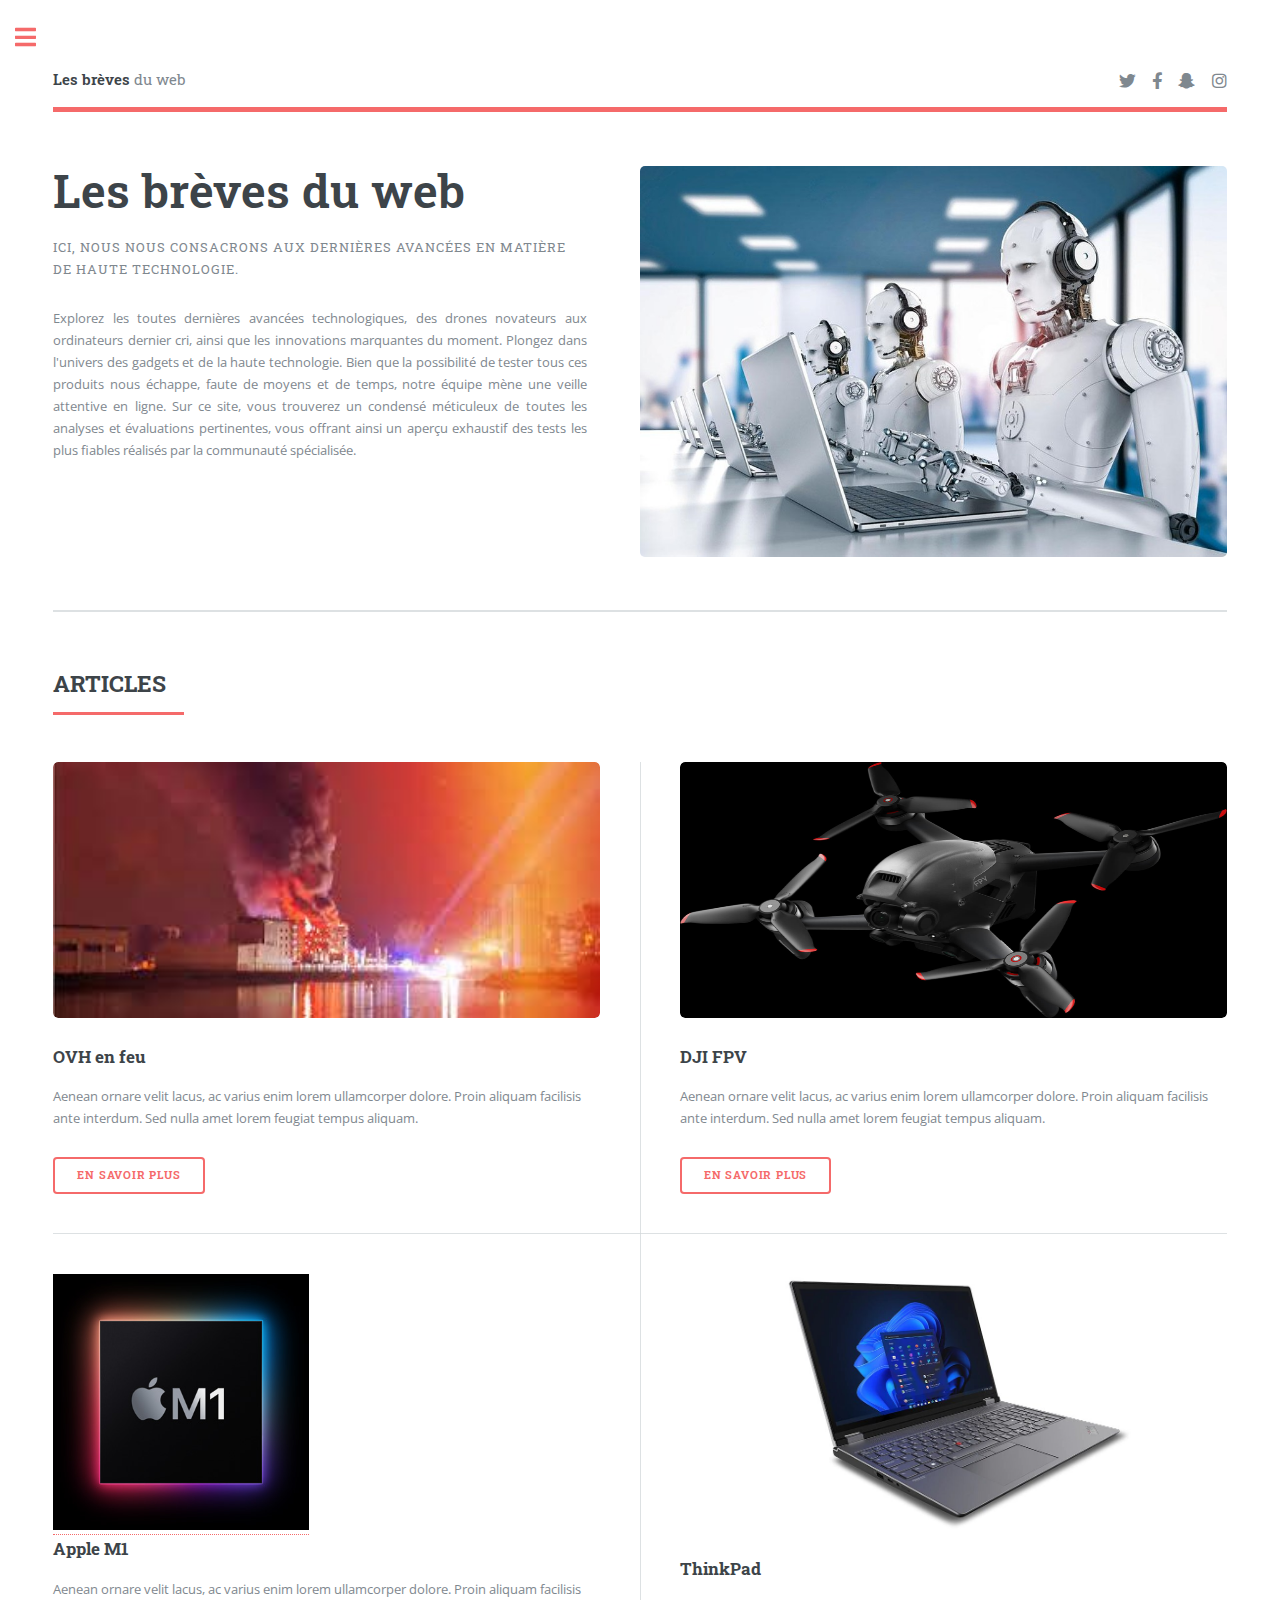
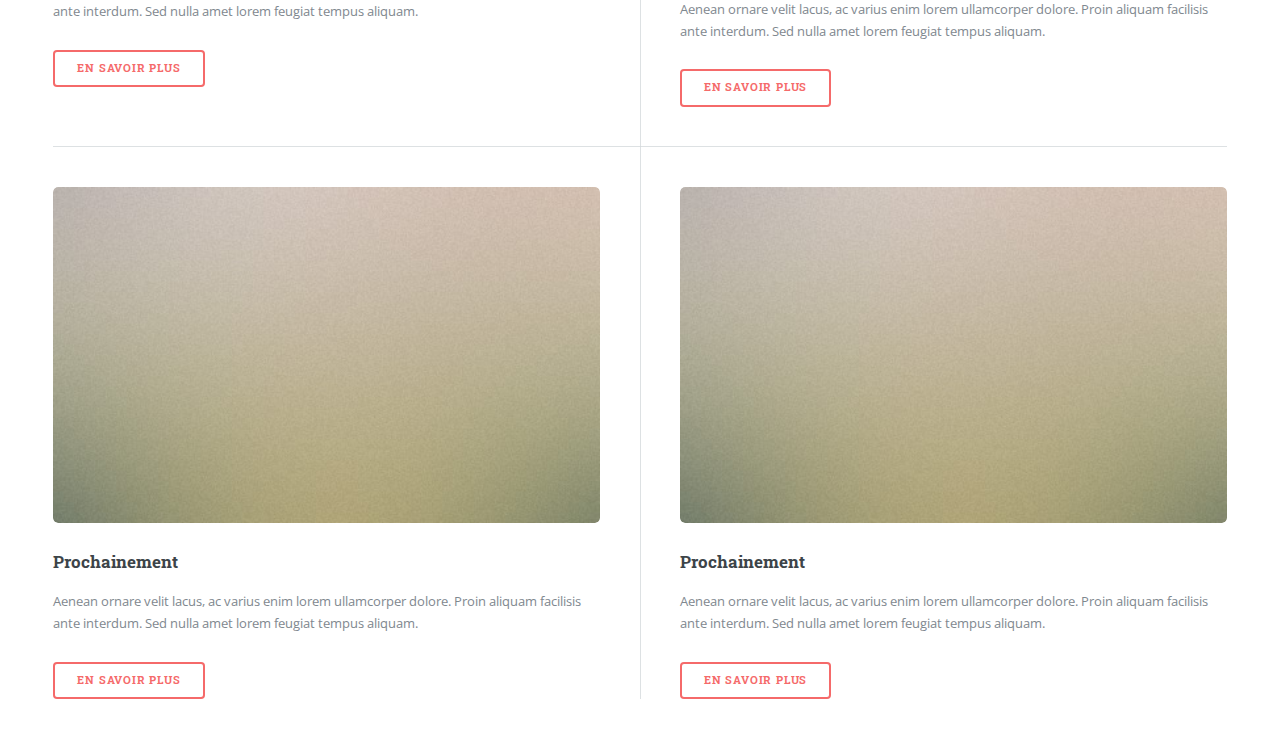
<file: index.html>
<!DOCTYPE html>
<html>

<head>
  <title>Les brèves du web</title>
  <link rel="icon" type="image/png" href="./images/newspapers.png" />
  <meta charset="utf-8" />
  <meta name="viewport" content="width=device-width, initial-scale=1, user-scalable=no" />
  <link rel="stylesheet" href="assets/css/main.css" />
</head>

<body class="is-preload">
  <!-- Wrapper -->
  <div id="wrapper">
    <!-- Main -->
    <div id="main">
      <div class="inner">
        <!-- Header -->
        <header id="header">
          <a href="index.html" class="logo"><strong>Les brèves</strong> du web</a>
          <ul class="icons">
            <li>
              <a href="https://x.com/TechBreves?s=20" target="_blank" class="icon brands fa-twitter"><span
                  class="label">Twitter</span></a>
            </li>
            <li>
              <a href="https://m.facebook.com/login/?locale=fr_FR&refsrc=deprecated" target="_blank"
                class="icon brands fa-facebook-f"><span class="label">Facebook</span></a>
            </li>
            <li>
              <a href="#" class="icon brands fa-snapchat-ghost"><span class="label">Snapchat</span></a>
            </li>
            <li>
              <a href="https://www.instagram.com/" target="_blank" class="icon brands fa-instagram"><span
                  class="label">Instagram</span></a>
            </li>
          </ul>
        </header>

        <!-- Banner -->
        <section id="banner">
          <div class="content">
            <header>
              <h1><strong>Les brèves du web</strong></h1>
              <p>Ici, nous nous consacrons aux dernières avancées en matière de haute technologie.</p>
            </header>
            <p style="text-align: justify;">
              Explorez les toutes dernières avancées technologiques, des drones novateurs aux ordinateurs dernier cri,
              ainsi que les
              innovations marquantes du moment. Plongez dans l'univers des gadgets et de la haute technologie. Bien que
              la possibilité
              de tester tous ces produits nous échappe, faute de moyens et de temps, notre équipe mène une veille
              attentive en ligne.
              Sur ce site, vous trouverez un condensé méticuleux de toutes les analyses et évaluations pertinentes, vous
              offrant ainsi
              un aperçu exhaustif des tests les plus fiables réalisés par la communauté spécialisée.
            </p>
            <!-- <ul class="actions">
                <li>
                  <a href="djifpv.html" class="button big">En savoir plus</a>
                </li>
              </ul> -->
          </div>
          <span class="image object">
            <img src="./images/images divers/robotstravail.jpg" alt="" />
          </span>
        </section>

        <section>
          <header class="major">
            <h2>ARTICLES</h2>
          </header>
          <div class="posts">
            <article>
              <a href="ovh.html" class="image"><img src="./images/image articles/ovh.jfif" alt="" width="416px"
                  height="256px" /></a>
              <h3>OVH en feu</h3>
              <p>Aenean ornare velit lacus, ac varius enim lorem ullamcorper
                dolore. Proin aliquam facilisis ante interdum. Sed nulla amet
                lorem feugiat tempus aliquam.</p>
              <ul class="actions">
                <li><a href="ovh.html" class="button">En savoir plus</a></li>
              </ul>
            </article>
            <article>
              <a href="djifpv.html" class="image"><img src="./images/image articles/djifpv.jpg" alt="" width="416px"
                  height="256px" /></a>
              <h3>DJI FPV</h3>
              <p>
                Aenean ornare velit lacus, ac varius enim lorem ullamcorper
                dolore. Proin aliquam facilisis ante interdum. Sed nulla amet
                lorem feugiat tempus aliquam.
              </p>
              <ul class="actions">
                <li>
                  <a href="djifpv.html" class="button">en savoir plus</a>
                </li>
              </ul>
            </article>
            <article>
              <a href="#" class="image-accueil"><img src="./images/image articles/m1.jpg" width="256px" height="256px"
                  alt="" /></a>
              <h3>Apple M1</h3>
              <p>Aenean ornare velit lacus, ac varius enim lorem ullamcorper
                dolore. Proin aliquam facilisis ante interdum. Sed nulla amet
                lorem feugiat tempus aliquam.</p>
              <ul class="actions">
                <li><a href="#" class="button">En savoir plus</a></li>
              </ul>
            </article>
            <article>
              <a href="ThinkPadP16.html" class="image"><img src="images/image articles/lenovo-laptops-thinkpad-p16.jpg"
                  alt="" width="416px" height="256px" /></a>

              <h3>ThinkPad</h3>
              <p>
                Aenean ornare velit lacus, ac varius enim lorem ullamcorper
                dolore. Proin aliquam facilisis ante interdum. Sed nulla amet
                lorem feugiat tempus aliquam.
              </p>
              <ul class="actions">
                <li>
                  <a href="ThinkPadP16.html" class="button">En savoir plus</a>
                </li>
              </ul>
            </article>
            <article>
              <a href="#" class="image"><img src="./images/pic03.jpg" alt="" /></a>

              <h3>Prochainement</h3>
              <p>
                Aenean ornare velit lacus, ac varius enim lorem ullamcorper
                dolore. Proin aliquam facilisis ante interdum. Sed nulla amet
                lorem feugiat tempus aliquam.
              </p>
              <ul class="actions">
                <li><a href="#" class="button">en savoir plus</a></li>
              </ul>
            </article>
            <article>
              <a href="#" class="image"><img src="./images/pic03.jpg" alt="" /></a>

              <h3>Prochainement</h3>
              <p>
                Aenean ornare velit lacus, ac varius enim lorem ullamcorper
                dolore. Proin aliquam facilisis ante interdum. Sed nulla amet
                lorem feugiat tempus aliquam.
              </p>
              <ul class="actions">
                <li><a href="#" class="button">en savoir plus</a></li>
              </ul>
            </article>
            <!-- <article>
                <a href="#" class="image"
                  ><img src="images/pic04.jpg" alt=""
                /></a>
                <h3>Sed etiam facilis</h3>
                <p>
                  Aenean ornare velit lacus, ac varius enim lorem ullamcorper
                  dolore. Proin aliquam facilisis ante interdum. Sed nulla amet
                  lorem feugiat tempus aliquam.
                </p>
                <ul class="actions">
                  <li><a href="#" class="button">More</a></li>
                </ul>
              </article>
              <article>
                <a href="#" class="image"
                  ><img src="images/pic05.jpg" alt=""
                /></a>
                <h3>Feugiat lorem aenean</h3>
                <p>
                  Aenean ornare velit lacus, ac varius enim lorem ullamcorper
                  dolore. Proin aliquam facilisis ante interdum. Sed nulla amet
                  lorem feugiat tempus aliquam.
                </p>
                <ul class="actions">
                  <li><a href="#" class="button">More</a></li>
                </ul>
              </article>
              <article>
                <a href="#" class="image"
                  ><img src="images/pic06.jpg" alt=""
                /></a>
                <h3>Amet varius aliquam</h3>
                <p>
                  Aenean ornare velit lacus, ac varius enim lorem ullamcorper
                  dolore. Proin aliquam facilisis ante interdum. Sed nulla amet
                  lorem feugiat tempus aliquam.
                </p>
                <ul class="actions">
                  <li><a href="#" class="button">More</a></li>
                </ul>
              </article> -->
          </div>
        </section>
      </div>
    </div>

    <!-- Sidebar -->
    <div id="sidebar">
      <div class="inner">
        <!-- Search -->
        <!-- <section id="search" class="alt">
            <form method="post" action="#">
              <input type="text" name="query" id="query" placeholder="Search" />
            </form>
          </section> -->

        <!-- Menu -->
        <nav id="menu">
          <header class="major">
            <h2>Menu</h2>
          </header>
          <ul>
            <li><a href="index.html">Actualités</a></li>
            <!-- <li><a href="articles.html">ARTICLES</a></li> -->
            <li><a href="informatique.html">informatique</a></li>
            <!-- <li>
                <span class="opener">INFORMATIQUE</span>
                <ul>
                  <li><a href="#">Software</a></li>
                  <li><a href="#">Hardware</a></li>
                  <li><a href="#">Pc portable</a></li>
                  <li><a href="#">Divers</a></li>
                </ul>
              </li> -->
            <li><a href="drones.html">DRONE</a></li>
            <li><a href="materiels-connecte.html">materiels connecté</a></li>
            <!-- <li>
                <span class="opener">MOBILITE</span>
                <ul>
                  <li><a href="#">Voiture électrique</a></li>
                  <li><a href="#">Trotinette électrique</a></li>
                  <li><a href="#">Moto électrique</a></li>
                  <li><a href="#">Autre</a></li>
                </ul>
              </li> -->
            <li><a href="mobilite.html">mobilite</a></li>
            <li><a href="divers.html">Divers</a></li>
            <!-- <li><a href="#">Sapien Mauris</a></li>
              <li><a href="#">Amet Lacinia</a></li> -->
          </ul>
        </nav>

        <!-- Section -->
        <section>
          <header class="major">
            <h2>Articles les plus lus</h2>
          </header>
          <div class="mini-posts">
            <article>
              <a href="ThinkPadP16.html" class="image"><img
                  src="./images/image articles/lenovo-laptops-thinkpad-p16.jpg" alt="pc" /></a>
              <p>
                Le Lenovo ThinkPad P16 : la station de travail mobile haut de
                gamme pour les professionnels exigeants.
              </p>
            </article>

            <article>
              <a href="djifpv.html" class="image"><img src="./images/image articles/djifpv.jpg" alt="drone" /></a>
              <p>DJI lance sont premier drone FPV.</p>
            </article>
            <article>
              <a href="ovh.html" class="image"><img src="./images/image articles/ovh.jfif" alt="incendie" /></a>
              <p>OVH perd des milliers de sites web.</p>
            </article>
            <article>
              <a href="#" class="image"><img src="./images/image articles/m1.jpg" alt="" /></a>
              <p>Apple n'a plus besoin d'Intel.</p>
            </article>
          </div>
        </section>

        <!-- Section -->
        <section>
          <header class="major">
            <h2>Contact</h2>
          </header>
          <p>
            Si vous avez des questions ou des remarques, n'hésiter pas a nous
            envoyer un mail.
          </p>
          <ul class="contact">
            <li class="icon solid fa-envelope">
              <a href="mailto:alexandercodeur@gmail.com">lesbreves@duweb.fr</a>
            </li>
            <li class="icon solid fa-phone">
              <a href="questionnaire.html" target="_blank">Formulaire de contact</a>
            <li class="icon solid fa-home">Le web route de l'info</li>
          </ul>
        </section>

        <!-- Footer -->
        <footer id="footer">
          <p class="copyright">
            &copy; Untitled. All rights reserved. Demo Images:
            <a href="https://unsplash.com" target="_blank">Unsplash</a>.
            Design:
            <a href="https://html5up.net" target="_blank">HTML5 UP</a>.
          </p>
        </footer>
      </div>
    </div>
  </div>

  <!-- Scripts -->
  <script src="assets/js/jquery.min.js"></script>
  <script src="assets/js/browser.min.js"></script>
  <script src="assets/js/breakpoints.min.js"></script>
  <script src="assets/js/util.js"></script>
  <script src="assets/js/main.js"></script>
</body>

</html>
</file>
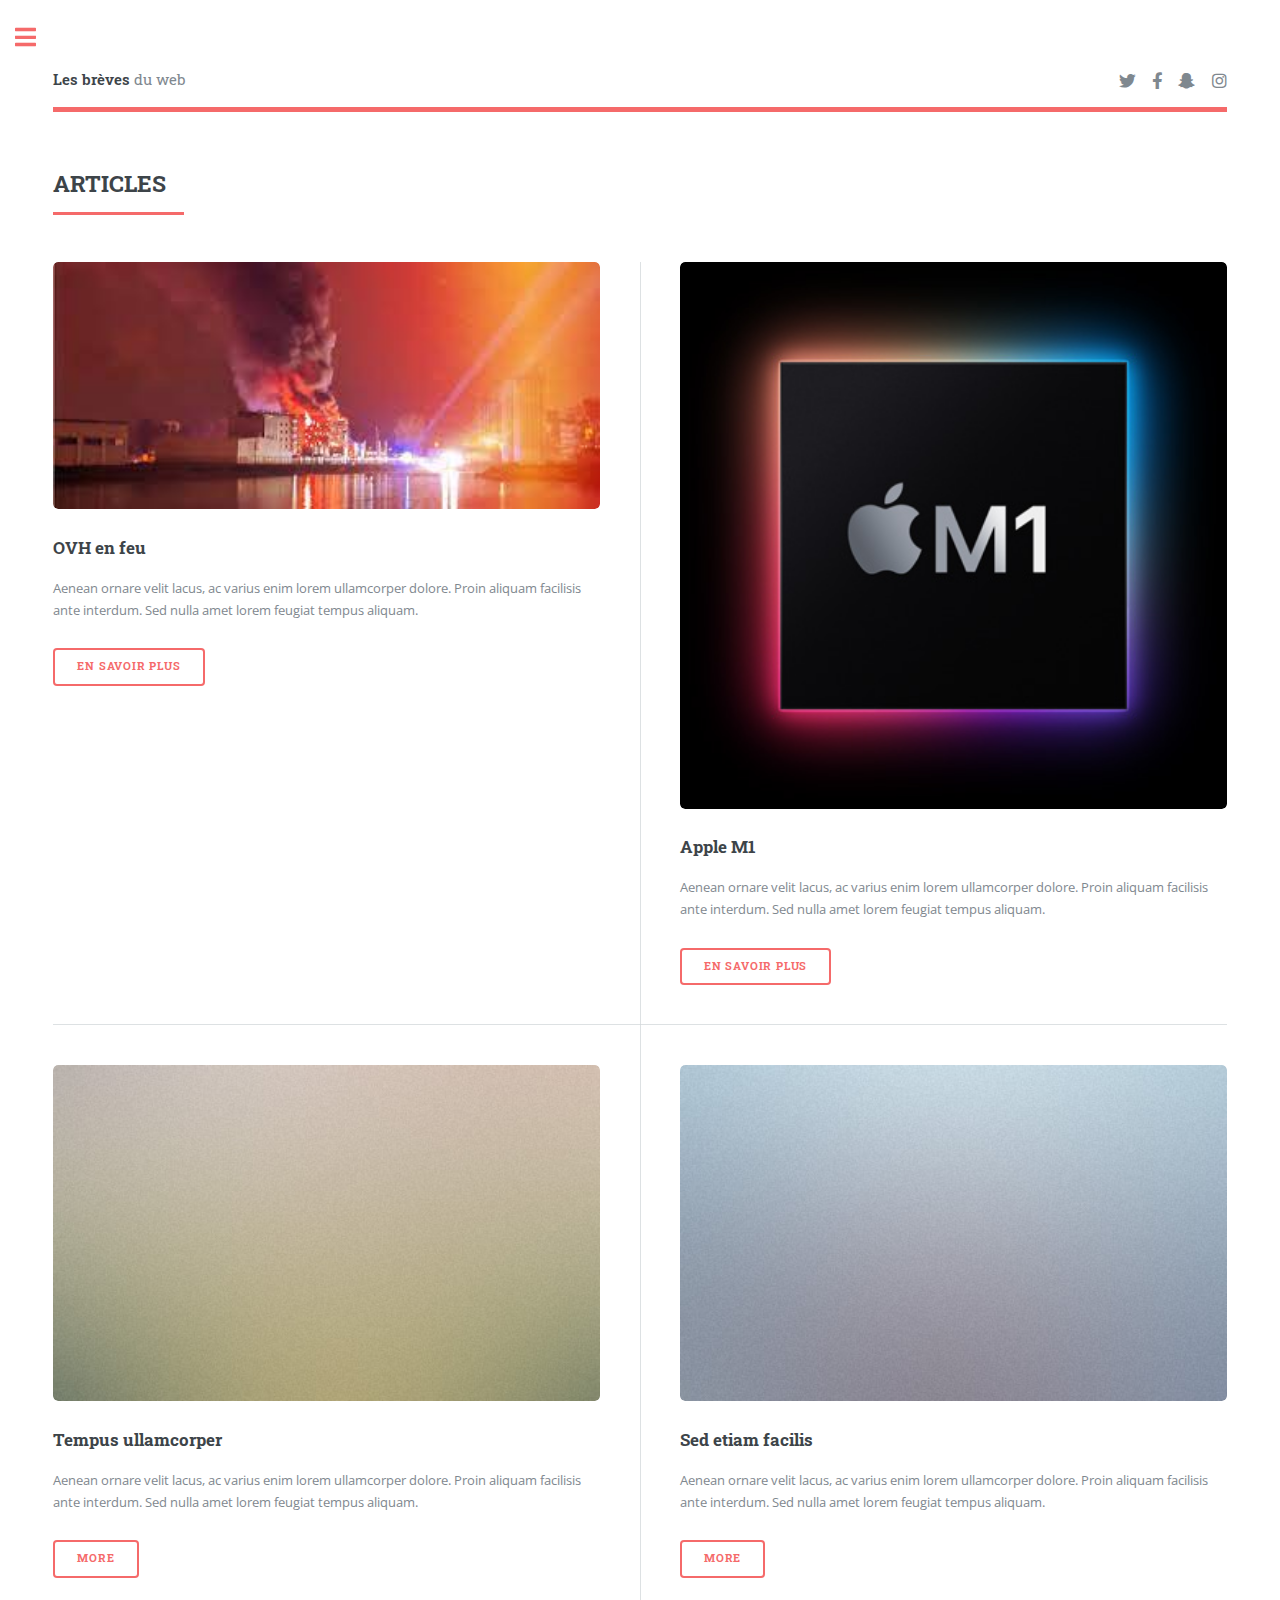
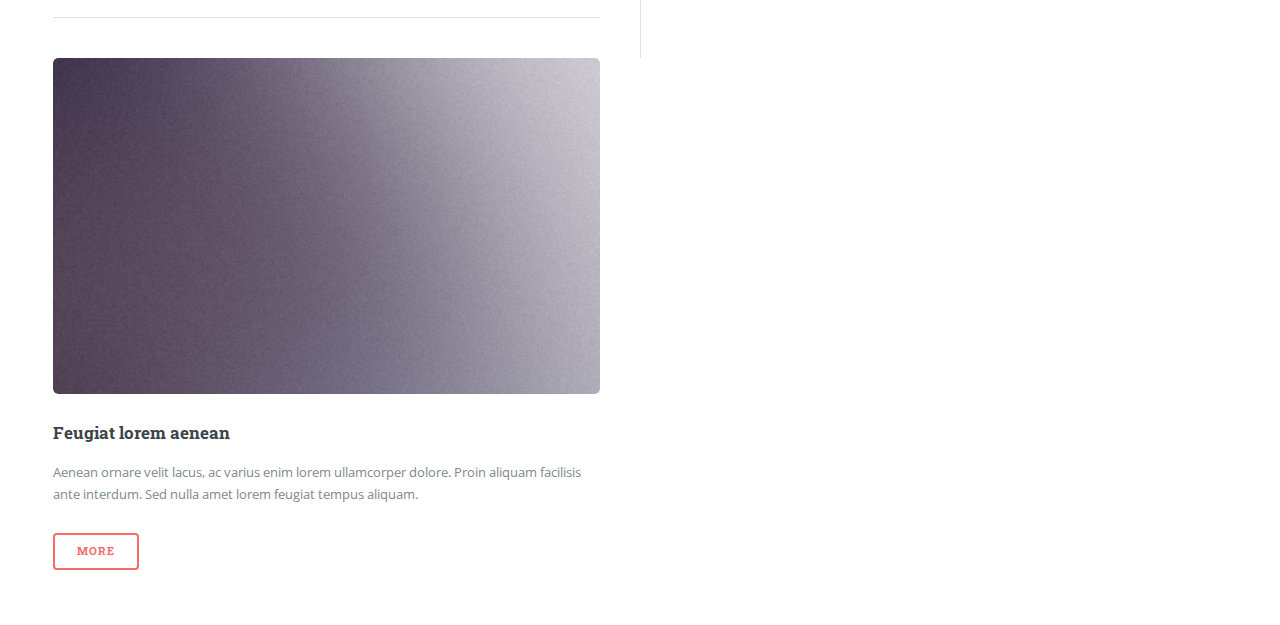
<file: articles.html>
<!DOCTYPE html>
<!--
	Editorial by HTML5 UP
	html5up.net | @ajlkn
	Free for personal and commercial use under the CCA 3.0 license (html5up.net/license)
-->
<html>
  <head>
    <title>Les brèves du web</title>
    <link rel="icon" type="image/png" href="./images/newspapers.png" />
    <meta charset="utf-8" />
    <meta
      name="viewport"
      content="width=device-width, initial-scale=1, user-scalable=no"
    />
    <link rel="stylesheet" href="assets/css/main.css" />
  </head>
  <body class="is-preload">
    <!-- Wrapper -->
    <div id="wrapper">
      <!-- Main -->
      <div id="main">
        <div class="inner">
          <!-- Header -->
          <header id="header">
            <a href="index.html" class="logo"
              ><strong>Les brèves</strong> du web</a
            >
            <ul class="icons">
              <li>
                <a href="#" class="icon brands fa-twitter"
                  ><span class="label">Twitter</span></a
                >
              </li>
              <li>
                <a href="#" class="icon brands fa-facebook-f"
                  ><span class="label">Facebook</span></a
                >
              </li>
              <li>
                <a href="#" class="icon brands fa-snapchat-ghost"
                  ><span class="label">Snapchat</span></a
                >
              </li>
              <li>
                <a href="#" class="icon brands fa-instagram"
                  ><span class="label">Instagram</span></a
                >
              </li>
            </ul>
          </header>

          <!-- Section -->
          <section>
            <header class="major">
              <h2>ARTICLES</h2>
            </header>
            <div class="posts">
              <article>
                <a href="#" class="image"
                  ><img src="./images/image articles/ovh.jfif" alt=""
                /></a>
                <h3>OVH en feu</h3>
                <p>
                  Aenean ornare velit lacus, ac varius enim lorem ullamcorper
                  dolore. Proin aliquam facilisis ante interdum. Sed nulla amet
                  lorem feugiat tempus aliquam.
                </p>
                <ul class="actions">
                  <li><a href="#" class="button">En savoir plus</a></li>
                </ul>
              </article>
              <article>
                <a href="#" class="image"
                  ><img src="./images/image articles/m1.jpg" alt=""
                /></a>
                <h3>Apple M1</h3>
                <p>
                  Aenean ornare velit lacus, ac varius enim lorem ullamcorper
                  dolore. Proin aliquam facilisis ante interdum. Sed nulla amet
                  lorem feugiat tempus aliquam.
                </p>
                <ul class="actions">
                  <li><a href="#" class="button">En savoir plus</a></li>
                </ul>
              </article>
              <article>
                <a href="#" class="image"
                  ><img src="images/pic03.jpg" alt=""
                /></a>
                <h3>Tempus ullamcorper</h3>
                <p>
                  Aenean ornare velit lacus, ac varius enim lorem ullamcorper
                  dolore. Proin aliquam facilisis ante interdum. Sed nulla amet
                  lorem feugiat tempus aliquam.
                </p>
                <ul class="actions">
                  <li><a href="#" class="button">More</a></li>
                </ul>
              </article>
              <article>
                <a href="#" class="image"
                  ><img src="images/pic04.jpg" alt=""
                /></a>
                <h3>Sed etiam facilis</h3>
                <p>
                  Aenean ornare velit lacus, ac varius enim lorem ullamcorper
                  dolore. Proin aliquam facilisis ante interdum. Sed nulla amet
                  lorem feugiat tempus aliquam.
                </p>
                <ul class="actions">
                  <li><a href="#" class="button">More</a></li>
                </ul>
              </article>
              <article>
                <a href="#" class="image"
                  ><img src="images/pic05.jpg" alt=""
                /></a>
                <h3>Feugiat lorem aenean</h3>
                <p>
                  Aenean ornare velit lacus, ac varius enim lorem ullamcorper
                  dolore. Proin aliquam facilisis ante interdum. Sed nulla amet
                  lorem feugiat tempus aliquam.
                </p>
                <ul class="actions">
                  <li><a href="#" class="button">More</a></li>
                </ul>
              </article>

              <!-- Bloque pour nouvel article a copier coller
              <article>
                <a href="#" class="image"
                  ><img src="images/pic06.jpg" alt=""
                /></a>
                <h3>Amet varius aliquam</h3>
                <p>
                  Aenean ornare velit lacus, ac varius enim lorem ullamcorper
                  dolore. Proin aliquam facilisis ante interdum. Sed nulla amet
                  lorem feugiat tempus aliquam.
                </p>
                <ul class="actions">
                  <li><a href="#" class="button">More</a></li>
                </ul>
              </article>
              Jusqu'ici -->
            </div>
          </section>
        </div>
      </div>

      <!-- Sidebar -->
      <div id="sidebar">
        <div class="inner">
          <!-- Search -->
          <!-- <section id="search" class="alt">
            <form method="post" action="#">
              <input type="text" name="query" id="query" placeholder="Search" />
            </form>
          </section> -->

          <!-- Menu -->
          <nav id="menu">
            <header class="major">
              <h2>Menu</h2>
            </header>
            <ul>
              <li><a href="index.html">Actualités</a></li>
              <li><a href="articles.html">articles</a></li>
              <!-- <li><a href="elements.html">Elements</a></li> -->
              <li>
                <span class="opener">INFORMATIQUE</span>
                <ul>
                  <li><a href="#">Software</a></li>
                  <li><a href="#">Hardware</a></li>
                  <li><a href="#">Pc portable</a></li>
                  <li><a href="#">Feugiat Veroeros</a></li>
                </ul>
              </li>
              <li><a href="#">DRONE</a></li>
              <li><a href="#">materiels connecté</a></li>
              <li>
                <span class="opener">MOBILITE</span>
                <ul>
                  <li><a href="#">Voiture électrique</a></li>
                  <li><a href="#">Trotinette électrique</a></li>
                  <li><a href="#">Moto électrique</a></li>
                  <li><a href="#">Autre</a></li>
                </ul>
              </li>
              <li><a href="#">divers</a></li>
              <!-- <li><a href="#">Sapien Mauris</a></li>
              <li><a href="#">Amet Lacinia</a></li> -->
            </ul>
          </nav>

          <!-- Section -->
          <section>
            <header class="major">
              <h2>Ante interdum</h2>
            </header>
            <div class="mini-posts">
              <article>
                <a href="#" class="image"
                  ><img src="images/pic07.jpg" alt=""
                /></a>
                <p>
                  Aenean ornare velit lacus, ac varius enim lorem ullamcorper
                  dolore aliquam.
                </p>
              </article>
              <article>
                <a href="#" class="image"
                  ><img src="images/pic08.jpg" alt=""
                /></a>
                <p>
                  Aenean ornare velit lacus, ac varius enim lorem ullamcorper
                  dolore aliquam.
                </p>
              </article>
              <article>
                <a href="#" class="image"
                  ><img src="images/pic09.jpg" alt=""
                /></a>
                <p>
                  Aenean ornare velit lacus, ac varius enim lorem ullamcorper
                  dolore aliquam.
                </p>
              </article>
            </div>
            <ul class="actions">
              <li><a href="#" class="button">More</a></li>
            </ul>
          </section>

          <!-- Section -->
          <section>
            <header class="major">
              <h2>Get in touch</h2>
            </header>
            <p>
              Sed varius enim lorem ullamcorper dolore aliquam aenean ornare
              velit lacus, ac varius enim lorem ullamcorper dolore. Proin sed
              aliquam facilisis ante interdum. Sed nulla amet lorem feugiat
              tempus aliquam.
            </p>
            <ul class="contact">
              <li class="icon solid fa-envelope">
                <a href="#">information@untitled.tld</a>
              </li>
              <li class="icon solid fa-phone">(000) 000-0000</li>
              <li class="icon solid fa-home">
                1234 Somewhere Road #8254<br />
                Nashville, TN 00000-0000
              </li>
            </ul>
          </section>

          <!-- Footer -->
          <footer id="footer">
            <p class="copyright">
              &copy; Untitled. All rights reserved. Demo Images:
              <a href="https://unsplash.com">Unsplash</a>. Design:
              <a href="https://html5up.net">HTML5 UP</a>.
            </p>
          </footer>
        </div>
      </div>
    </div>

    <!-- Scripts -->
    <script src="assets/js/jquery.min.js"></script>
    <script src="assets/js/browser.min.js"></script>
    <script src="assets/js/breakpoints.min.js"></script>
    <script src="assets/js/util.js"></script>
    <script src="assets/js/main.js"></script>
  </body>
</html>
</file>
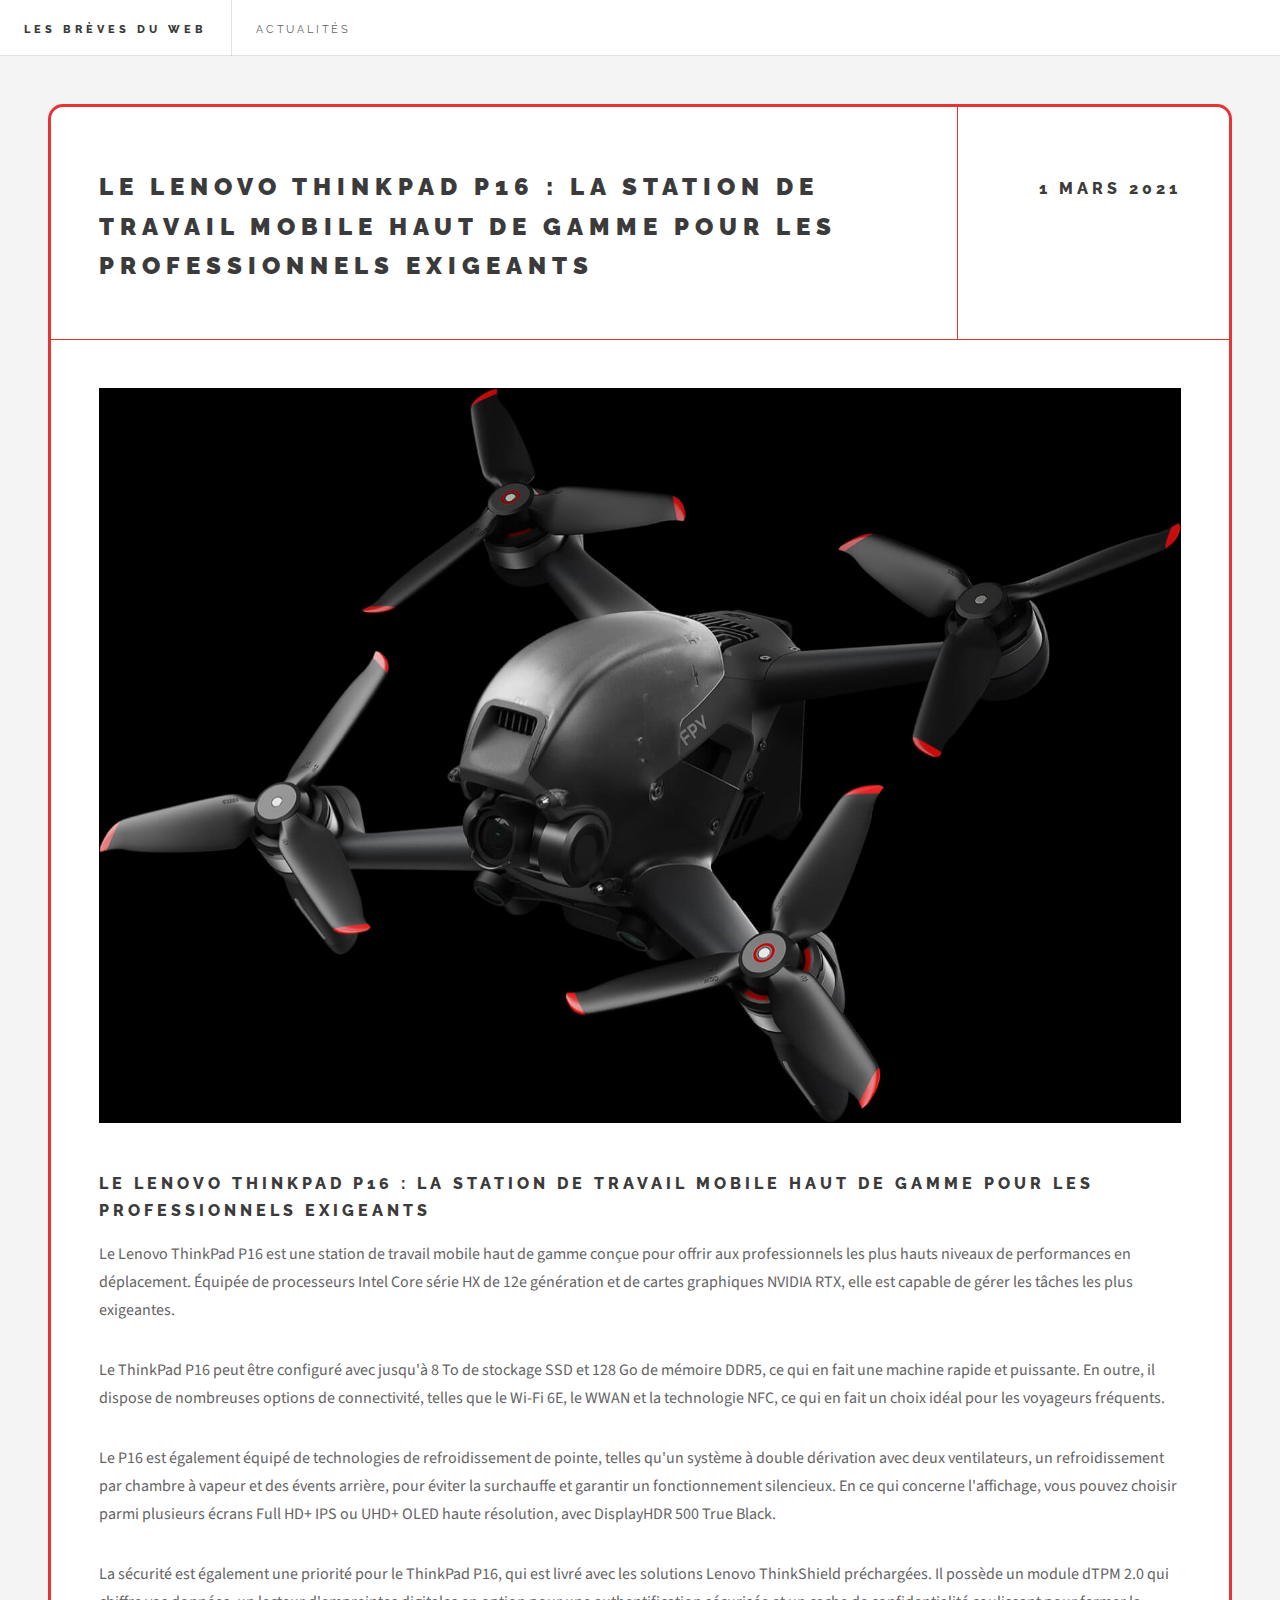
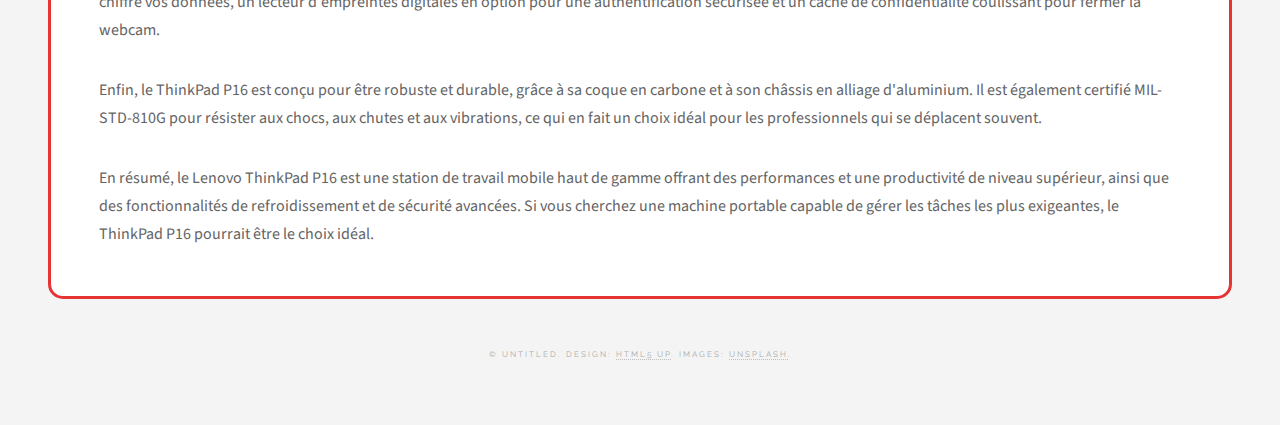
<file: base pour les articles.html>
<!DOCTYPE html>
<!--
	Future Imperfect by HTML5 UP
	html5up.net | @ajlkn
	Free for personal and commercial use under the CCA 3.0 license (html5up.net/license)
-->
<html>
  <head>
    <title>DJI FPV</title>
    <link rel="icon" type="image/png" href="./images/newspapers.png" />
    <meta charset="utf-8" />
    <meta
      name="viewport"
      content="width=device-width, initial-scale=1, user-scalable=no"
    />
    <link rel="stylesheet" href="assetspagesarticles/css2/main.css" />
  </head>
  <body class="single is-preload">
    <!-- Wrapper -->
    <div id="wrapper">
      <!-- Header -->
      <header id="header">
        <h1><a href="index.html">Les brèves du web</a></h1>
        <nav class="links">
          <ul>
            <li><a href="index.html">Actualités</a></li>
            <!-- <li><a href="articles.html">Articles</a></li> -->
            <!-- <li><a href="#">Feugiat</a></li>
            <li><a href="#">Tempus</a></li>
            <li><a href="#">Adipiscing</a></li> -->
          </ul>
        </nav>
      </header>

      <!-- Main -->
      <div id="main">
        <!-- Post -->
        <article class="post">
          <header>
            <div class="title">
              <h2>
                Le Lenovo ThinkPad P16 : la station de travail mobile haut de
                gamme pour les professionnels exigeants
              </h2>
            </div>
            <div class="meta">
              <time class="published" datetime="2015-11-01">1 mars 2021</time>
            </div>
          </header>
          <span class="image featured"
            ><img src="./images/image articles/djifpv.jpg" alt=""
          /></span>

          <h1>
            Le Lenovo ThinkPad P16 : la station de travail mobile haut de gamme
            pour les professionnels exigeants
          </h1>
          <p>
            Le Lenovo ThinkPad P16 est une station de travail mobile haut de
            gamme conçue pour offrir aux professionnels les plus hauts niveaux
            de performances en déplacement. Équipée de processeurs Intel Core
            série HX de 12e génération et de cartes graphiques NVIDIA RTX, elle
            est capable de gérer les tâches les plus exigeantes.
          </p>
          <p>
            Le ThinkPad P16 peut être configuré avec jusqu'à 8 To de stockage
            SSD et 128 Go de mémoire DDR5, ce qui en fait une machine rapide et
            puissante. En outre, il dispose de nombreuses options de
            connectivité, telles que le Wi-Fi 6E, le WWAN et la technologie NFC,
            ce qui en fait un choix idéal pour les voyageurs fréquents.
          </p>
          <p>
            Le P16 est également équipé de technologies de refroidissement de
            pointe, telles qu'un système à double dérivation avec deux
            ventilateurs, un refroidissement par chambre à vapeur et des évents
            arrière, pour éviter la surchauffe et garantir un fonctionnement
            silencieux. En ce qui concerne l'affichage, vous pouvez choisir
            parmi plusieurs écrans Full HD+ IPS ou UHD+ OLED haute résolution,
            avec DisplayHDR 500 True Black.
          </p>
          <p>
            La sécurité est également une priorité pour le ThinkPad P16, qui est
            livré avec les solutions Lenovo ThinkShield préchargées. Il possède
            un module dTPM 2.0 qui chiffre vos données, un lecteur d'empreintes
            digitales en option pour une authentification sécurisée et un cache
            de confidentialité coulissant pour fermer la webcam.
          </p>
          <p>
            Enfin, le ThinkPad P16 est conçu pour être robuste et durable, grâce
            à sa coque en carbone et à son châssis en alliage d'aluminium. Il
            est également certifié MIL-STD-810G pour résister aux chocs, aux
            chutes et aux vibrations, ce qui en fait un choix idéal pour les
            professionnels qui se déplacent souvent.
          </p>
          <p>
            En résumé, le Lenovo ThinkPad P16 est une station de travail mobile
            haut de gamme offrant des performances et une productivité de niveau
            supérieur, ainsi que des fonctionnalités de refroidissement et de
            sécurité avancées. Si vous cherchez une machine portable capable de
            gérer les tâches les plus exigeantes, le ThinkPad P16 pourrait être
            le choix idéal.
          </p>

          <footer></footer>
        </article>
      </div>

      <!-- Footer -->
      <section id="footer">
        <p class="copyright">
          &copy; Untitled. Design: <a href="http://html5up.net">HTML5 UP</a>.
          Images: <a href="http://unsplash.com">Unsplash</a>.
        </p>
      </section>
    </div>
  </body>
</html>
</file>
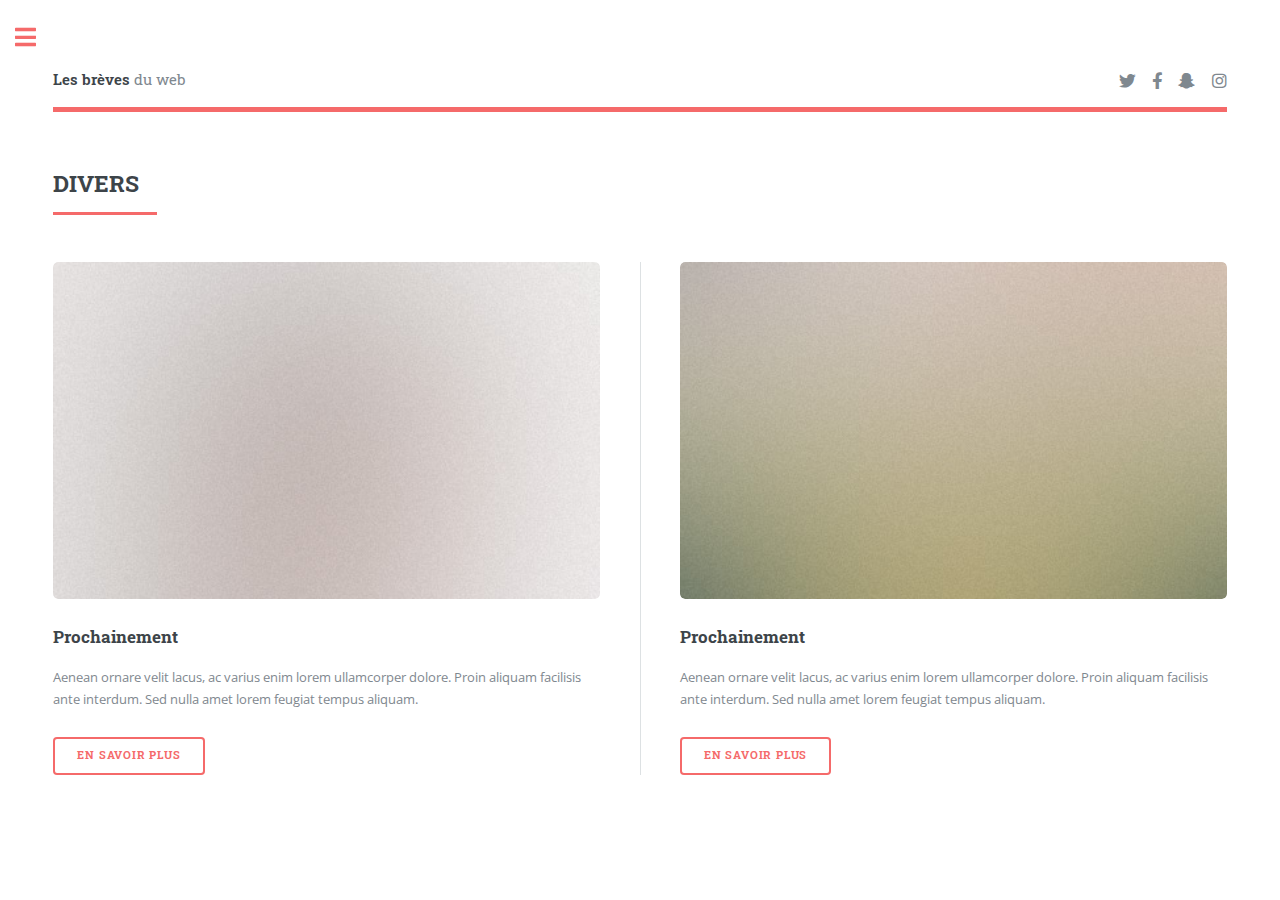
<file: divers.html>
<!DOCTYPE html>
<!--
	Editorial by HTML5 UP
	html5up.net | @ajlkn
	Free for personal and commercial use under the CCA 3.0 license (html5up.net/license)
-->
<html>
  <head>
    <title>Les brèves du web/divers</title>
    <link rel="icon" type="image/png" href="./images/newspapers.png" />
    <meta charset="utf-8" />
    <meta
      name="viewport"
      content="width=device-width, initial-scale=1, user-scalable=no"
    />
    <link rel="stylesheet" href="assets/css/main.css" />
  </head>
  <body class="is-preload">
    <!-- Wrapper -->
    <div id="wrapper">
      <!-- Main -->
      <div id="main">
        <div class="inner">
          <!-- Header -->
          <header id="header">
            <a href="index.html" class="logo"
              ><strong>Les brèves</strong> du web</a
            >
            <ul class="icons">
              <li>
                <a href="#" class="icon brands fa-twitter"
                  ><span class="label">Twitter</span></a
                >
              </li>
              <li>
                <a href="#" class="icon brands fa-facebook-f"
                  ><span class="label">Facebook</span></a
                >
              </li>
              <li>
                <a href="#" class="icon brands fa-snapchat-ghost"
                  ><span class="label">Snapchat</span></a
                >
              </li>
              <li>
                <a href="#" class="icon brands fa-instagram"
                  ><span class="label">Instagram</span></a
                >
              </li>
            </ul>
          </header>

          <!-- Section -->
          <section>
            <header class="major">
              <h2>DIVERS</h2>
            </header>
            <div class="posts">
              <article>
                <a href="#" class="image"
                  ><img src="images/pic01.jpg" alt=""
                /></a>
                <h3>Prochainement</h3>
                <p>
                  Aenean ornare velit lacus, ac varius enim lorem ullamcorper
                  dolore. Proin aliquam facilisis ante interdum. Sed nulla amet
                  lorem feugiat tempus aliquam.
                </p>
                <ul class="actions">
                  <li><a href="#" class="button">en savoir plus</a></li>
                </ul>
              </article>
              <!-- Article qui sert d'exemple pour les prochain articles -->
              <article>
                <a href="#" class="image"
                  ><img src="images/pic03.jpg" alt=""
                /></a>
                <h3>Prochainement</h3>
                <p>
                  Aenean ornare velit lacus, ac varius enim lorem ullamcorper
                  dolore. Proin aliquam facilisis ante interdum. Sed nulla amet
                  lorem feugiat tempus aliquam.
                </p>
                <ul class="actions">
                  <li><a href="#" class="button">en savoir plus</a></li>
                </ul>
              </article>

              <!-- <article>
                <a href="#" class="image"
                  ><img src="images/pic04.jpg" alt=""
                /></a>
                <h3>Sed etiam facilis</h3>
                <p>
                  Aenean ornare velit lacus, ac varius enim lorem ullamcorper
                  dolore. Proin aliquam facilisis ante interdum. Sed nulla amet
                  lorem feugiat tempus aliquam.
                </p>
                <ul class="actions">
                  <li><a href="#" class="button">More</a></li>
                </ul>
              </article>
              <article>
                <a href="#" class="image"
                  ><img src="images/pic05.jpg" alt=""
                /></a>
                <h3>Feugiat lorem aenean</h3>
                <p>
                  Aenean ornare velit lacus, ac varius enim lorem ullamcorper
                  dolore. Proin aliquam facilisis ante interdum. Sed nulla amet
                  lorem feugiat tempus aliquam.
                </p>
                <ul class="actions">
                  <li><a href="#" class="button">More</a></li>
                </ul>
              </article> -->

              <!-- Bloque pour nouvel article a copier coller
              <article>
                <a href="#" class="image"
                  ><img src="images/pic06.jpg" alt=""
                /></a>
                <h3>Amet varius aliquam</h3>
                <p>
                  Aenean ornare velit lacus, ac varius enim lorem ullamcorper
                  dolore. Proin aliquam facilisis ante interdum. Sed nulla amet
                  lorem feugiat tempus aliquam.
                </p>
                <ul class="actions">
                  <li><a href="#" class="button">More</a></li>
                </ul>
              </article>
              Jusqu'ici -->
            </div>
          </section>
        </div>
      </div>

      <!-- Sidebar -->
      <div id="sidebar">
        <div class="inner">
          <!-- Search -->
          <!-- <section id="search" class="alt">
            <form method="post" action="#">
              <input type="text" name="query" id="query" placeholder="Search" />
            </form>
          </section> -->

          <!-- Menu -->
          <nav id="menu">
            <header class="major">
              <h2>Menu</h2>
            </header>
            <ul>
              <li><a href="index.html">Actualités</a></li>
              <!-- <li><a href="articles.html">ARTICLES</a></li> -->
              <li><a href="informatique.html">informatique</a></li>
              <!-- <li>
                <span class="opener">INFORMATIQUE</span>
                <ul>
                  <li><a href="#">Software</a></li>
                  <li><a href="#">Hardware</a></li>
                  <li><a href="#">Pc portable</a></li>
                  <li><a href="#">Divers</a></li>
                </ul>
              </li> -->
              <li><a href="drones.html">DRONE</a></li>
              <li><a href="materiels-connecte.html">materiels connecté</a></li>
              <!-- <li>
                <span class="opener">MOBILITE</span>
                <ul>
                  <li><a href="#">Voiture électrique</a></li>
                  <li><a href="#">Trotinette électrique</a></li>
                  <li><a href="#">Moto électrique</a></li>
                  <li><a href="#">Autre</a></li>
                </ul>
              </li> -->
              <li><a href="mobilite.html">mobilite</a></li>
              <li><a href="divers.html">Divers</a></li>
              <!-- <li><a href="#">Sapien Mauris</a></li>
              <li><a href="#">Amet Lacinia</a></li> -->
            </ul>
          </nav>

          <!-- Section -->
          <section>
            <header class="major">
              <h2>Articles les plus lus</h2>
            </header>
            <div class="mini-posts">
              <article>
                <a href="djifpv.html" class="image"
                  ><img src="./images/image articles/djifpv.jpg" alt="drone"
                /></a>
                <p>DJI lance sont premier drone FPV.</p>
              </article>
              <article>
                <a href="ovh.html" class="image"
                  ><img src="./images/image articles/ovh.jfif" alt="incendie"
                /></a>
                <p>OVH perd des milliers de site web.</p>
              </article>
              <article>
                <a href="#" class="image"
                  ><img src="./images/image articles/m1.jpg" alt=""
                /></a>
                <p>Apple n'a plus besoin d'Intel.</p>
              </article>
            </div>
          </section>

          <!-- Section -->
          <section>
            <header class="major">
              <h2>Contact</h2>
            </header>
            <p>
              Si vous avez des questions ou des remarques, n'hésiter pas a nous
              envoyer un mail.
            </p>
            <ul class="contact">
              <li class="icon solid fa-envelope">
                <a href="mailto:alexandercodeur@gmail.com"
                  >lesbreves@duweb.fr</a
                >
              </li>
              <li class="icon solid fa-phone">(000) 000-0000</li>
              <li class="icon solid fa-home">Le web route de l'info</li>
            </ul>
          </section>

          <!-- Footer -->
          <footer id="footer">
            <p class="copyright">
              &copy; Untitled. All rights reserved. Demo Images:
              <a href="https://unsplash.com">Unsplash</a>. Design:
              <a href="https://html5up.net">HTML5 UP</a>.
            </p>
          </footer>
        </div>
      </div>
    </div>

    <!-- Scripts -->
    <script src="assets/js/jquery.min.js"></script>
    <script src="assets/js/browser.min.js"></script>
    <script src="assets/js/breakpoints.min.js"></script>
    <script src="assets/js/util.js"></script>
    <script src="assets/js/main.js"></script>
  </body>
</html>
</file>
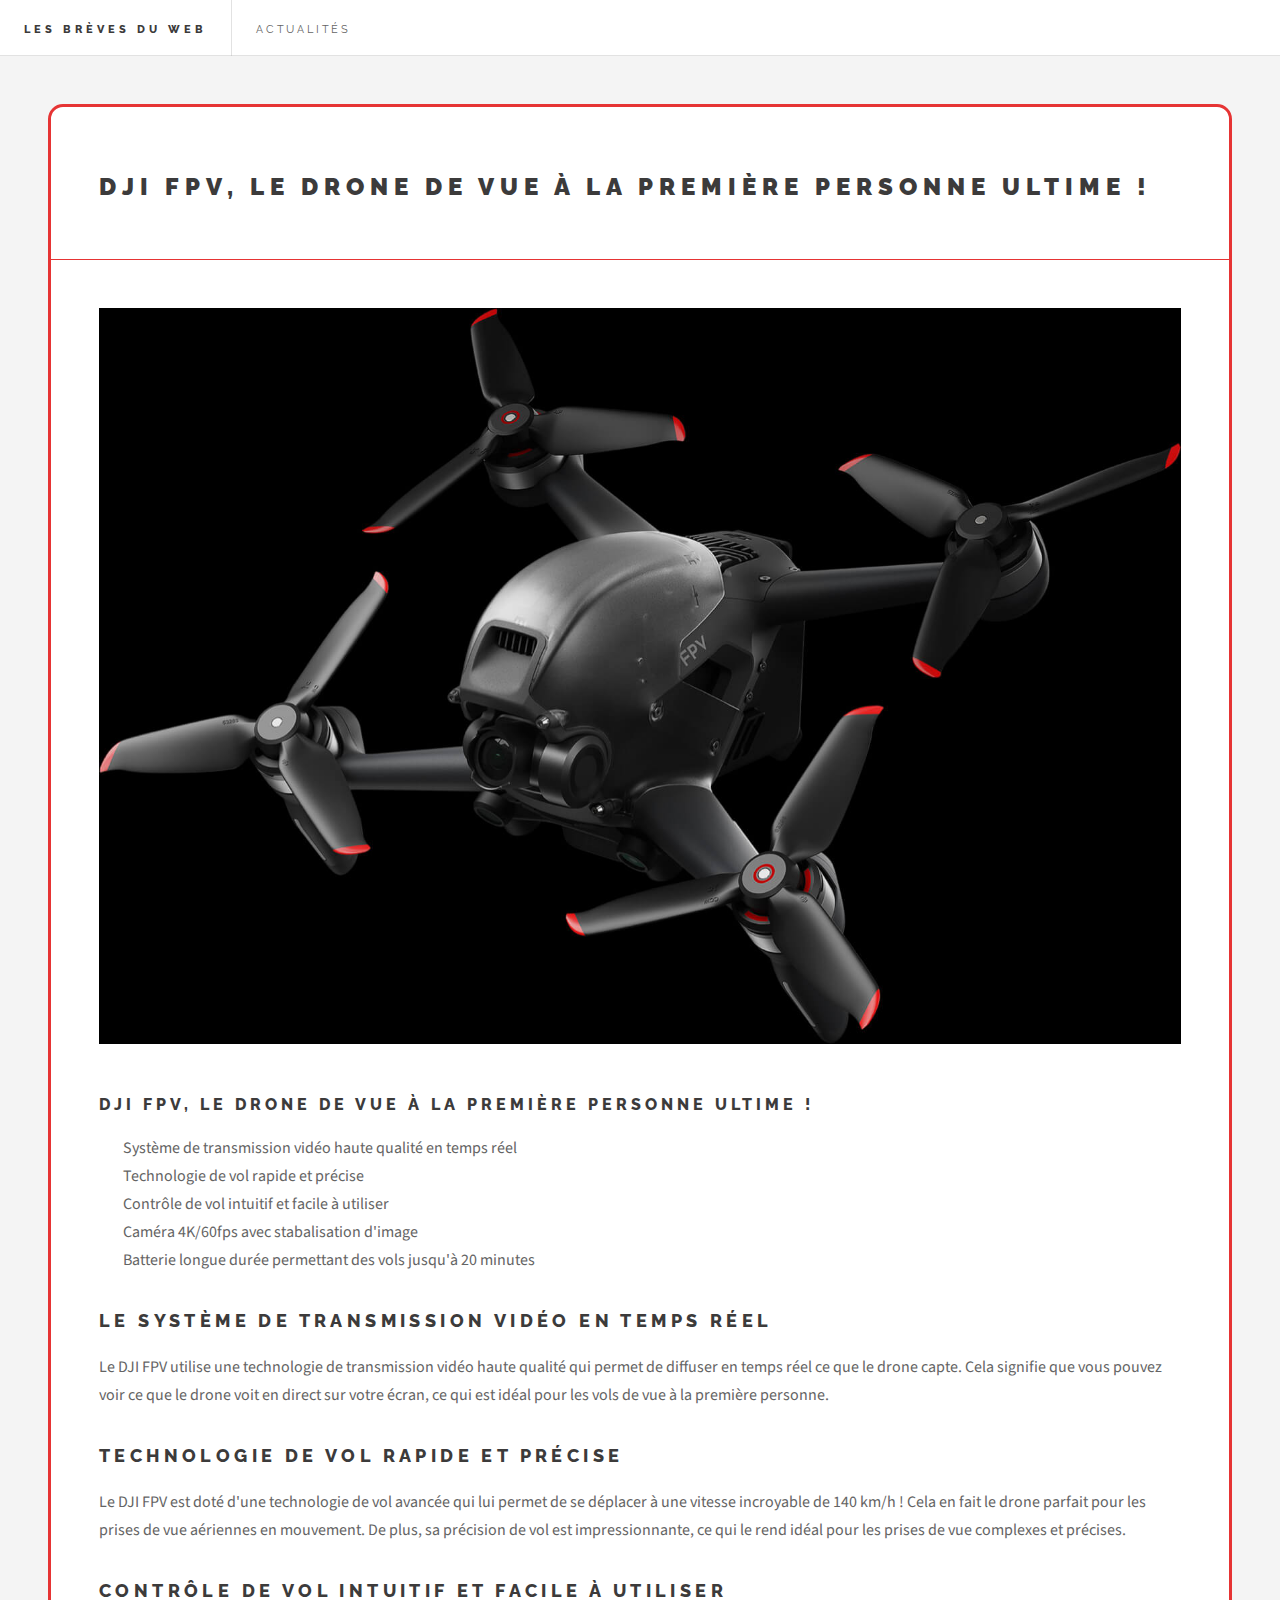
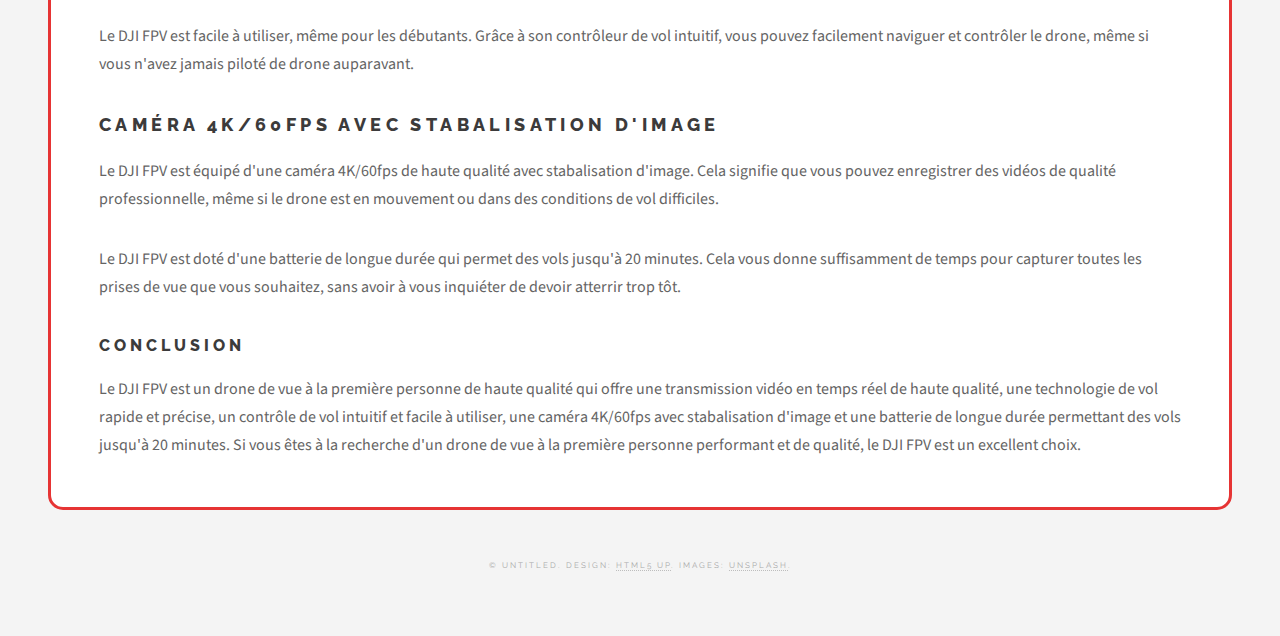
<file: djifpv.html>
<!DOCTYPE html>
<html>

<head>
  <title>DJI FPV</title>
  <link rel="icon" type="image/png" href="./images/newspapers.png" />
  <meta charset="utf-8" />
  <meta name="viewport" content="width=device-width, initial-scale=1, user-scalable=no" />
  <link rel="stylesheet" href="assetspagesarticles/css2/main.css" />
</head>

<body class="single is-preload">

  <div id="wrapper">

    <header id="header">
      <h1><a href="index.html">Les brèves du web</a></h1>
      <nav class="links">
        <ul>
          <li><a href="index.html">Actualités</a></li>
        </ul>
      </nav>
    </header>


    <div id="main">

      <article class="post">
        <header>
          <div class="title">
            <h2>DJI FPV, le drone de vue à la première personne ultime !</h2>
          </div>
        </header>
        <span class="image featured"><img src="./images/image articles/djifpv.jpg" alt="" /></span>

        <h1>DJI FPV, le drone de vue à la première personne ultime !</h1>

        <ul>
          <li>Système de transmission vidéo haute qualité en temps réel</li>
          <li>Technologie de vol rapide et précise</li>
          <li>Contrôle de vol intuitif et facile à utiliser</li>
          <li>Caméra 4K/60fps avec stabalisation d'image</li>
          <li>
            Batterie longue durée permettant des vols jusqu'à 20 minutes
          </li>
        </ul>

        <h2>Le système de transmission vidéo en temps réel</h2>

        <p>
          Le DJI FPV utilise une technologie de transmission vidéo haute
          qualité qui permet de diffuser en temps réel ce que le drone capte.
          Cela signifie que vous pouvez voir ce que le drone voit en direct
          sur votre écran, ce qui est idéal pour les vols de vue à la première
          personne.
        </p>

        <h2>Technologie de vol rapide et précise</h2>

        <p>
          Le DJI FPV est doté d'une technologie de vol avancée qui lui permet
          de se déplacer à une vitesse incroyable de 140 km/h ! Cela en fait
          le drone parfait pour les prises de vue aériennes en mouvement. De
          plus, sa précision de vol est impressionnante, ce qui le rend idéal
          pour les prises de vue complexes et précises.
        </p>

        <h2>Contrôle de vol intuitif et facile à utiliser</h2>

        <p>
          Le DJI FPV est facile à utiliser, même pour les débutants. Grâce à
          son contrôleur de vol intuitif, vous pouvez facilement naviguer et
          contrôler le drone, même si vous n'avez jamais piloté de drone
          auparavant.
        </p>

        <h2>Caméra 4K/60fps avec stabalisation d'image</h2>

        <p>
          Le DJI FPV est équipé d'une caméra 4K/60fps de haute qualité avec
          stabalisation d'image. Cela signifie que vous pouvez enregistrer des
          vidéos de qualité professionnelle, même si le drone est en mouvement
          ou dans des conditions de vol difficiles.
        </p>

        <p>
          Le DJI FPV est doté d'une batterie de longue durée qui permet des
          vols jusqu'à 20 minutes. Cela vous donne suffisamment de temps pour
          capturer toutes les prises de vue que vous souhaitez, sans avoir à
          vous inquiéter de devoir atterrir trop tôt.
        </p>

        <h1>Conclusion</h1>
        <p>
          Le DJI FPV est un drone de vue à la première personne de haute
          qualité qui offre une transmission vidéo en temps réel de haute
          qualité, une technologie de vol rapide et précise, un contrôle de
          vol intuitif et facile à utiliser, une caméra 4K/60fps avec
          stabalisation d'image et une batterie de longue durée permettant des
          vols jusqu'à 20 minutes. Si vous êtes à la recherche d'un drone de
          vue à la première personne performant et de qualité, le DJI FPV est
          un excellent choix.
        </p>

        <footer></footer>
      </article>
    </div>

    <section id="footer">
      <p class="copyright">
        &copy; Untitled. Design: <a href="http://html5up.net">HTML5 UP</a>.
        Images: <a href="http://unsplash.com">Unsplash</a>.
      </p>
    </section>
  </div>
</body>

</html>
</file>
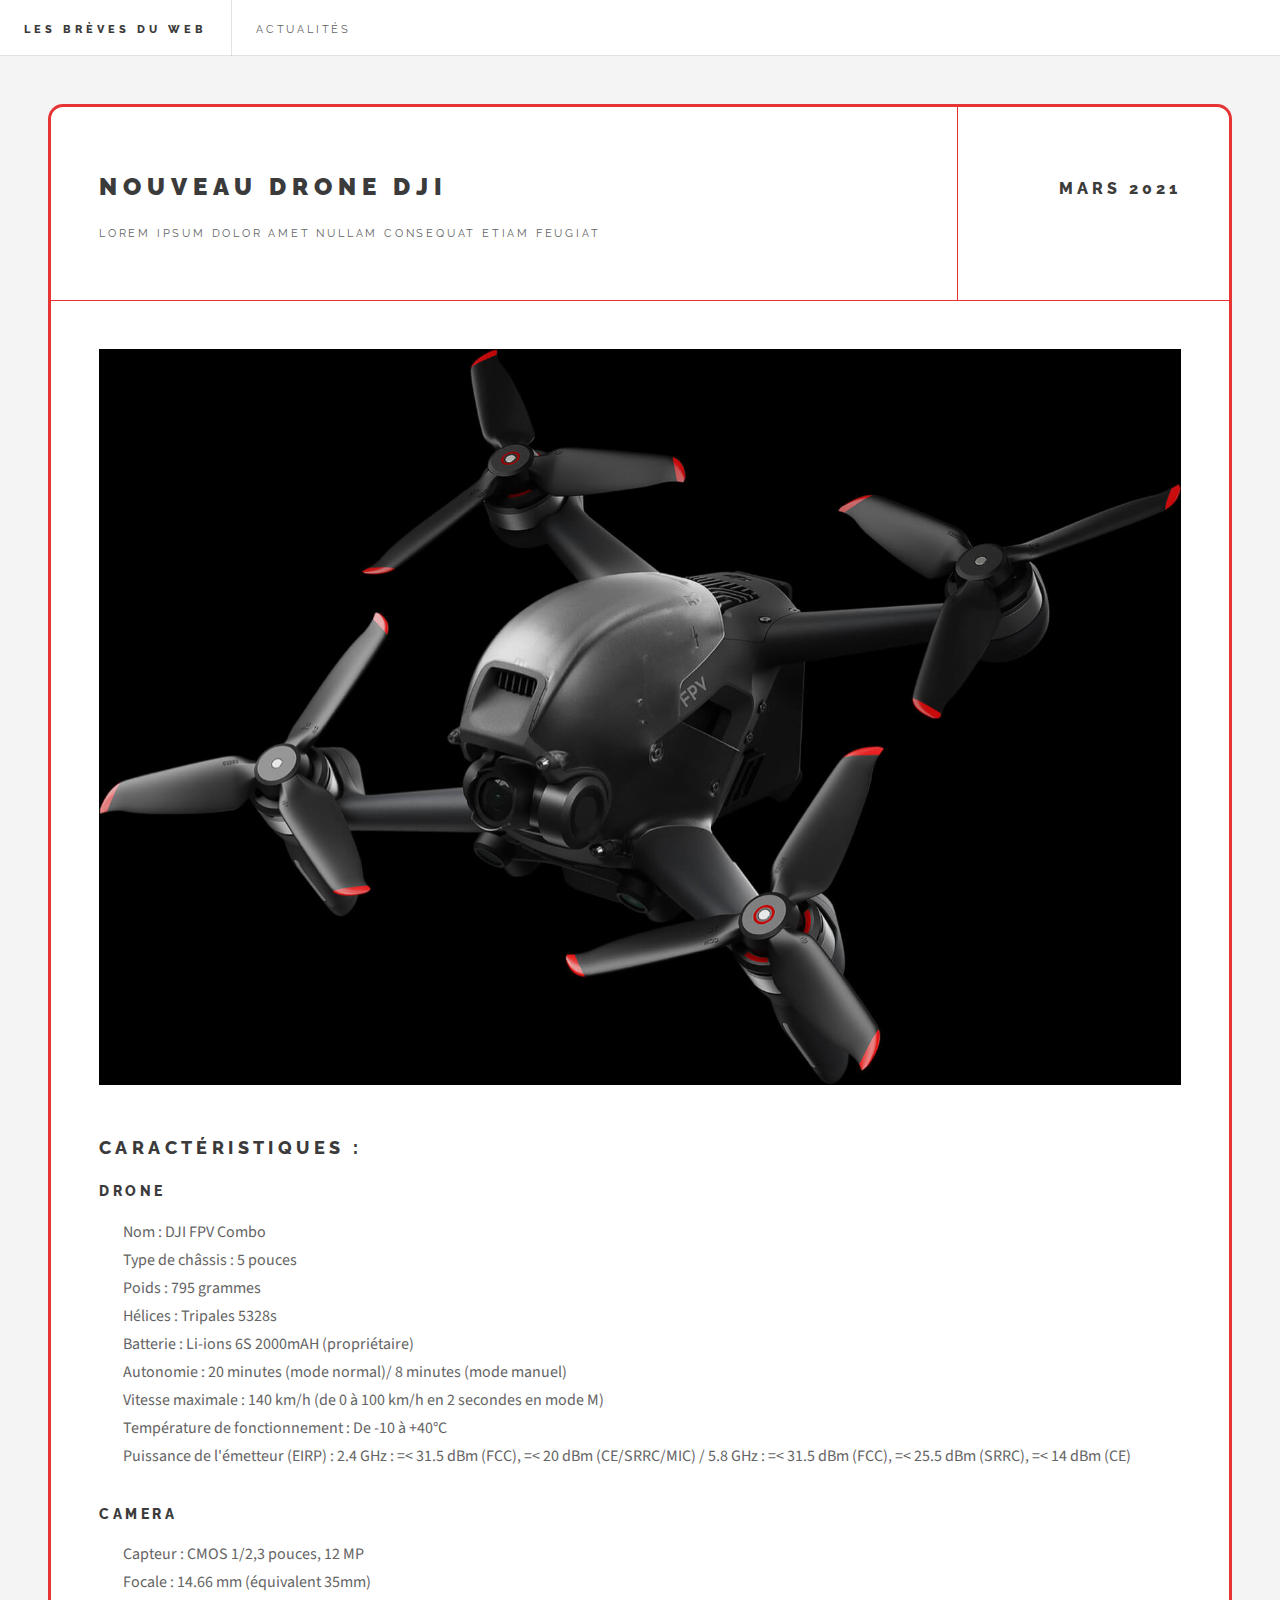
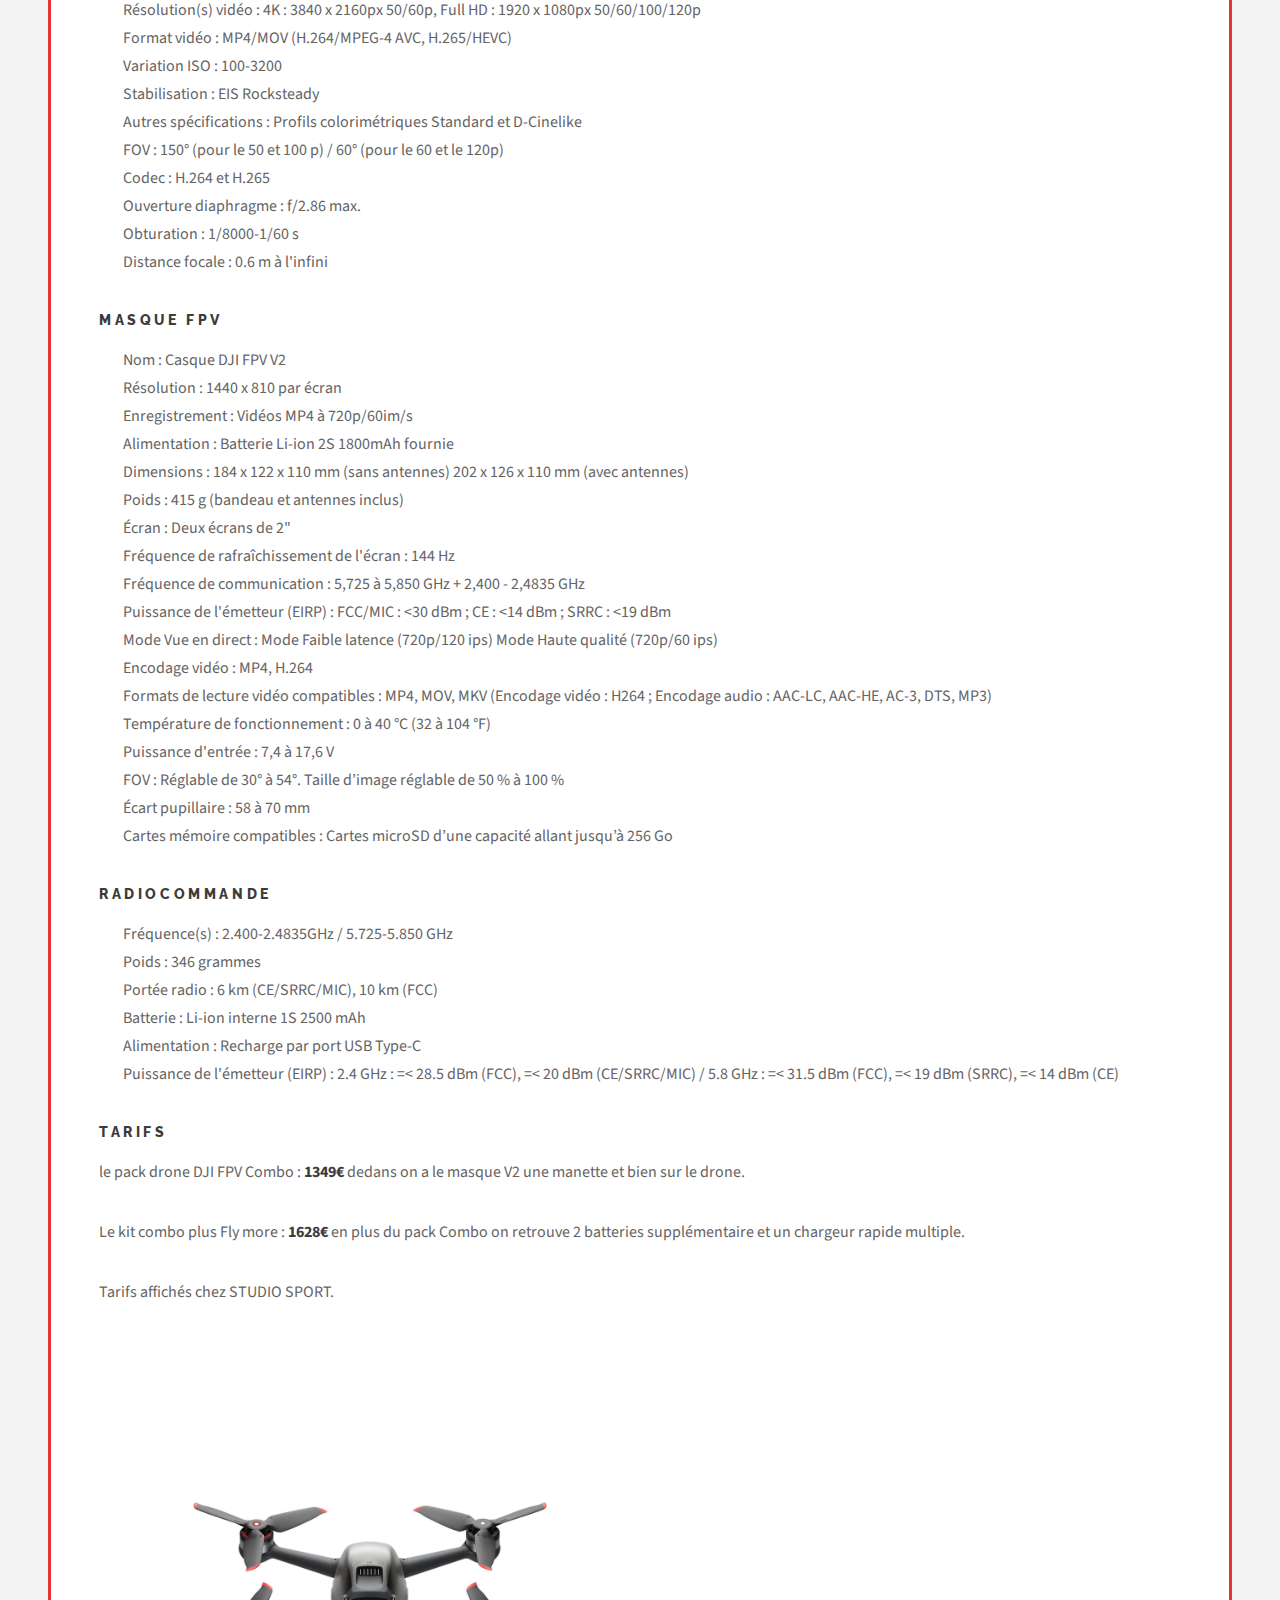
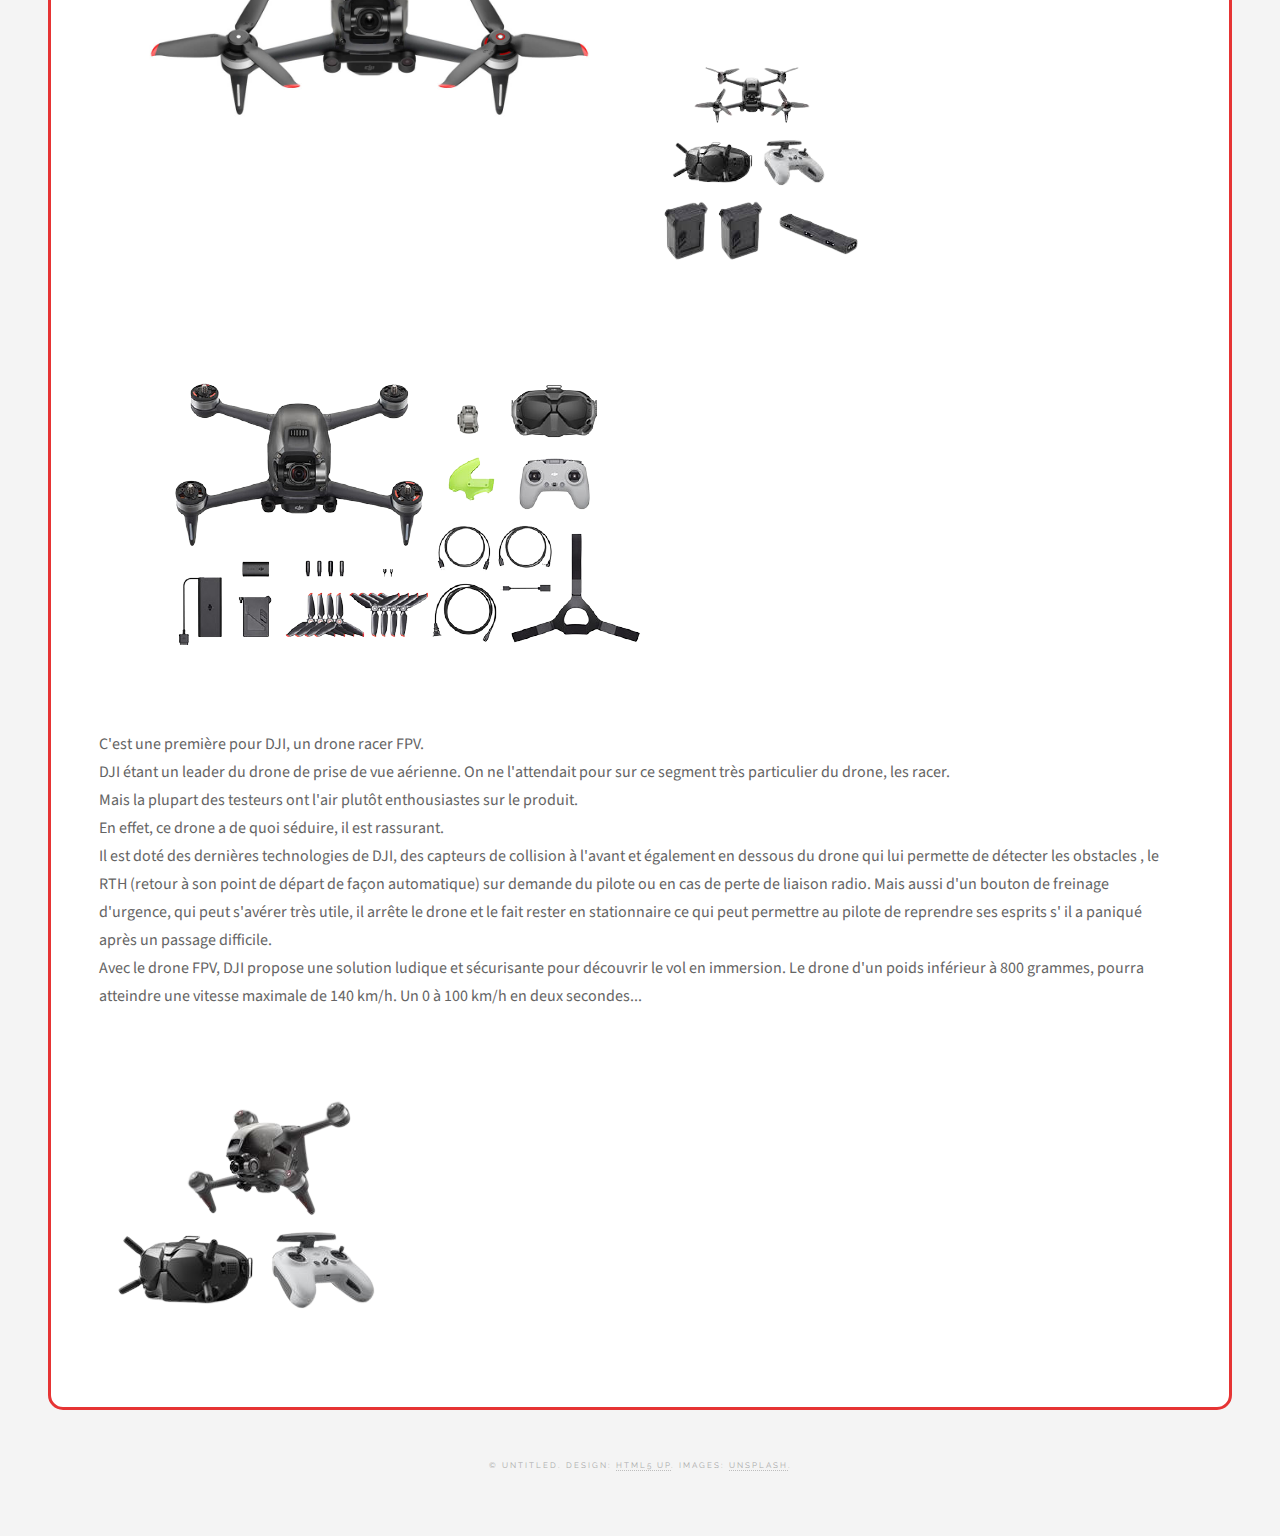
<file: djifpvv1.html>
<!DOCTYPE html>
<!--
	Future Imperfect by HTML5 UP
	html5up.net | @ajlkn
	Free for personal and commercial use under the CCA 3.0 license (html5up.net/license)
-->
<html>
  <head>
    <title>DJI FPV</title>
    <link rel="icon" type="image/png" href="./images/newspapers.png" />
    <meta charset="utf-8" />
    <meta
      name="viewport"
      content="width=device-width, initial-scale=1, user-scalable=no"
    />
    <link rel="stylesheet" href="assetspagesarticles/css2/main.css" />
  </head>
  <body class="single is-preload">
    <!-- Wrapper -->
    <div id="wrapper">
      <!-- Header -->
      <header id="header">
        <h1><a href="index.html">Les brèves du web</a></h1>
        <nav class="links">
          <ul>
            <li><a href="index.html">Actualités</a></li>
            <!-- <li><a href="articles.html">Articles</a></li> -->
            <!-- <li><a href="#">Feugiat</a></li>
            <li><a href="#">Tempus</a></li>
            <li><a href="#">Adipiscing</a></li> -->
          </ul>
        </nav>
      </header>

      <!-- Main -->
      <div id="main">
        <!-- Post -->
        <article class="post">
          <header>
            <div class="title">
              <h2>Nouveau drone DJI</h2>
              <p>Lorem ipsum dolor amet nullam consequat etiam feugiat</p>
            </div>
            <div class="meta">
              <time class="published" datetime="2015-11-01">mars 2021</time>
            </div>
          </header>
          <span class="image featured"
            ><img src="./images/image articles/djifpv.jpg" alt=""
          /></span>
          <h2>Caractéristiques :</h2>
          <h3>Drone</h3>
          <ul>
            <li>Nom : DJI FPV Combo</li>
            <li>Type de châssis : 5 pouces</li>
            <li>Poids : 795 grammes</li>
            <li>Hélices : Tripales 5328s</li>
            <li>Batterie : Li-ions 6S 2000mAH (propriétaire)</li>
            <li>
              Autonomie : 20 minutes (mode normal)/ 8 minutes (mode manuel)
            </li>
            <li>
              Vitesse maximale : 140 km/h (de 0 à 100 km/h en 2 secondes en mode
              M)
            </li>
            <li>Température de fonctionnement : De -10 à +40°C</li>
            <li>
              Puissance de l'émetteur (EIRP) : 2.4 GHz : =< 31.5 dBm (FCC), =<
              20 dBm (CE/SRRC/MIC) / 5.8 GHz : =< 31.5 dBm (FCC), =< 25.5 dBm
              (SRRC), =< 14 dBm (CE)
            </li>
          </ul>
          <h3>CAMERA</h3>
          <ul>
            <li>Capteur : CMOS 1/2,3 pouces, 12 MP</li>
            <li>Focale : 14.66 mm (équivalent 35mm)</li>
            <li>
              Résolution(s) vidéo : 4K : 3840 x 2160px 50/60p, Full HD : 1920 x
              1080px 50/60/100/120p
            </li>
            <li>Format vidéo : MP4/MOV (H.264/MPEG-4 AVC, H.265/HEVC)</li>
            <li>Variation ISO : 100-3200</li>
            <li>Stabilisation : EIS Rocksteady</li>
            <li>
              Autres spécifications : Profils colorimétriques Standard et
              D-Cinelike
            </li>
            <li>
              FOV : 150° (pour le 50 et 100 p) / 60° (pour le 60 et le 120p)
            </li>
            <li>Codec : H.264 et H.265</li>
            <li>Ouverture diaphragme : f/2.86 max.</li>
            <li>Obturation : 1/8000-1/60 s</li>
            <li>Distance focale : 0.6 m à l'infini</li>
          </ul>
          <h3>MASQUE FPV</h3>
          <ul>
            <li>Nom : Casque DJI FPV V2</li>
            <li>Résolution : 1440 x 810 par écran</li>
            <li>Enregistrement : Vidéos MP4 à 720p/60im/s</li>
            <li>Alimentation : Batterie Li-ion 2S 1800mAh fournie</li>
            <li>
              Dimensions : 184 x 122 x 110 mm (sans antennes) 202 x 126 x 110 mm
              (avec antennes)
            </li>
            <li>Poids : 415 g (bandeau et antennes inclus)</li>
            <li>Écran : Deux écrans de 2"</li>
            <li>Fréquence de rafraîchissement de l'écran : 144 Hz</li>
            <li>
              Fréquence de communication : 5,725 à 5,850 GHz + 2,400 - 2,4835
              GHz
            </li>
            <li>
              Puissance de l'émetteur (EIRP) : FCC/MIC : <30 dBm ; CE : <14 dBm
              ; SRRC : <19 dBm
            </li>
            <li>
              Mode Vue en direct : Mode Faible latence (720p/120 ips) Mode Haute
              qualité (720p/60 ips)
            </li>
            <li>Encodage vidéo : MP4, H.264</li>
            <li>
              Formats de lecture vidéo compatibles : MP4, MOV, MKV (Encodage
              vidéo : H264 ; Encodage audio : AAC-LC, AAC-HE, AC-3, DTS, MP3)
            </li>
            <li>Température de fonctionnement : 0 à 40 °C (32 à 104 °F)</li>
            <li>Puissance d'entrée : 7,4 à 17,6 V</li>
            <li>
              FOV : Réglable de 30° à 54°. Taille d’image réglable de 50 % à 100
              %
            </li>
            <li>Écart pupillaire : 58 à 70 mm</li>
            <li>
              Cartes mémoire compatibles : Cartes microSD d’une capacité allant
              jusqu’à 256 Go
            </li>
          </ul>
          <h3>RADIOCOMMANDE</h3>
          <ul>
            <li>Fréquence(s) : 2.400-2.4835GHz / 5.725-5.850 GHz</li>
            <li>Poids : 346 grammes</li>
            <li>Portée radio : 6 km (CE/SRRC/MIC), 10 km (FCC)</li>
            <li>Batterie : Li-ion interne 1S 2500 mAh</li>
            <li>Alimentation : Recharge par port USB Type-C</li>
            <li>
              Puissance de l'émetteur (EIRP) : 2.4 GHz : =< 28.5 dBm (FCC), =<
              20 dBm (CE/SRRC/MIC) / 5.8 GHz : =< 31.5 dBm (FCC), =< 19 dBm
              (SRRC), =< 14 dBm (CE)
            </li>
          </ul>
          <h3>TARIFS</h3>
          <p>
            le pack drone DJI FPV Combo :<strong> 1349€</strong> dedans on a le
            masque V2 une manette et bien sur le drone.
          </p>
          <p>
            Le kit combo plus Fly more :<strong> 1628€</strong> en plus du pack
            Combo on retrouve 2 batteries supplémentaire et un chargeur rapide
            multiple.
          </p>
          <p>Tarifs affichés chez STUDIO SPORT.</p>
          <img
            src="./images/image articles/bundle DJI FPV.jpg"
            alt=""
            width="50%"
          />
          <img src="./images/image articles/djiflymore.png" alt="" />
          <img src="./images/image articles/DJI-FPV-Combo.png" alt="" />
          <p>
            C'est une première pour DJI, un drone racer FPV.<br />
            DJI étant un leader du drone de prise de vue aérienne. On ne
            l'attendait pour sur ce segment très particulier du drone, les
            racer.<br />
            Mais la plupart des testeurs ont l'air plutôt enthousiastes sur le
            produit.<br />
            En effet, ce drone a de quoi séduire, il est rassurant.<br />
            Il est doté des dernières technologies de DJI, des capteurs de
            collision à l'avant et également en dessous du drone qui lui
            permette de détecter les obstacles , le RTH (retour à son point de
            départ de façon automatique) sur demande du pilote ou en cas de
            perte de liaison radio. Mais aussi d'un bouton de freinage
            d'urgence, qui peut s'avérer très utile, il arrête le drone et le
            fait rester en stationnaire ce qui peut permettre au pilote de
            reprendre ses esprits s' il a paniqué après un passage difficile.<br />
            Avec le drone FPV, DJI propose une solution ludique et sécurisante
            pour découvrir le vol en immersion. Le drone d'un poids inférieur à
            800 grammes, pourra atteindre une vitesse maximale de 140 km/h. Un 0
            à 100 km/h en deux secondes...
          </p>
          <img
            src="./images/image articles/Drone-DJI-FPV-Combo-Noir.png"
            alt=""
          />
          <footer></footer>
        </article>
      </div>

      <!-- Footer -->
      <section id="footer">
        <p class="copyright">
          &copy; Untitled. Design: <a href="http://html5up.net">HTML5 UP</a>.
          Images: <a href="http://unsplash.com">Unsplash</a>.
        </p>
      </section>
    </div>
  </body>
</html>
</file>
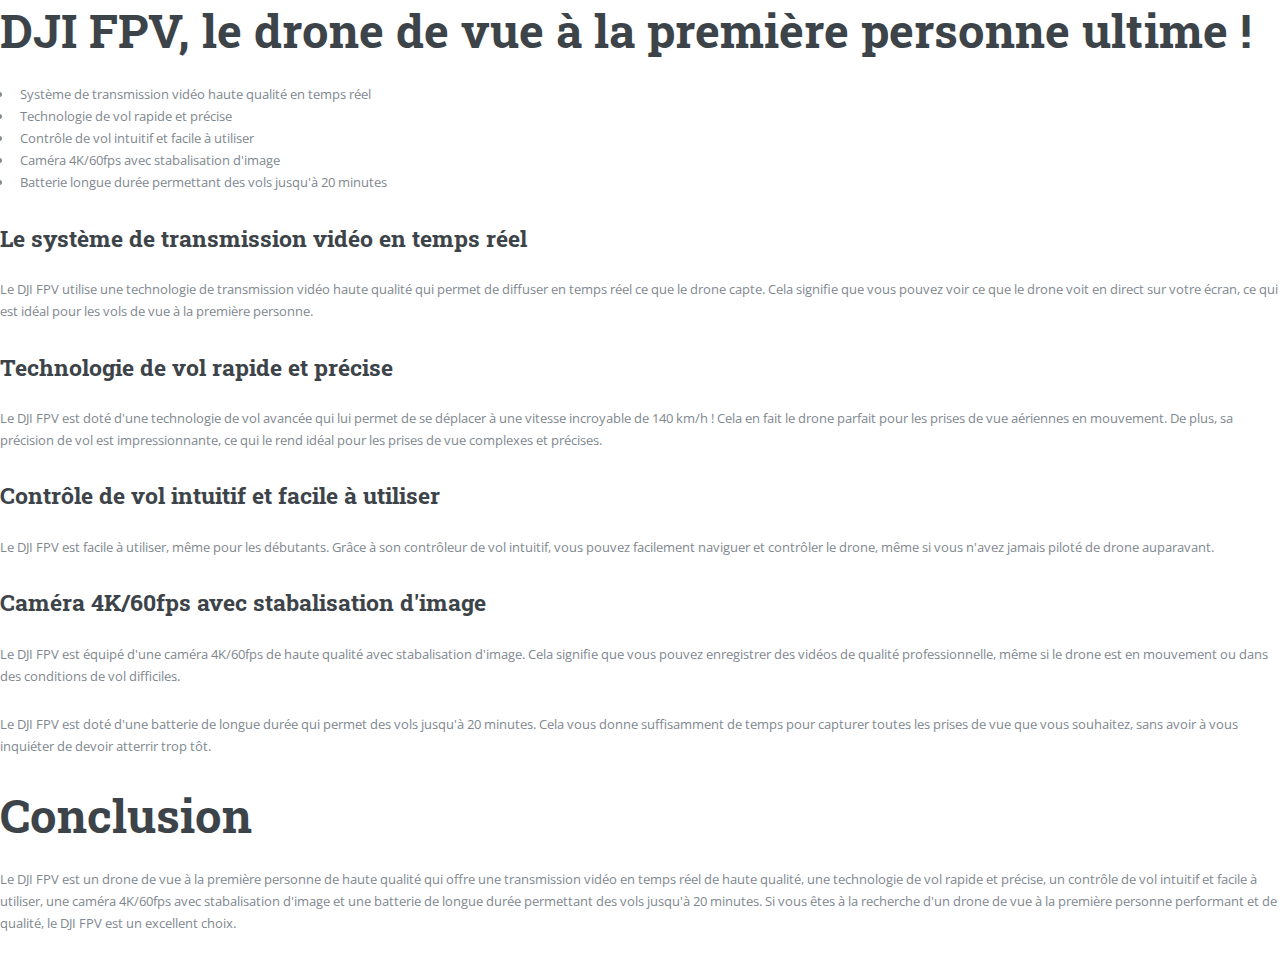
<file: djivpvchatgpt.html>
<!DOCTYPE html>
<html lang="fr">
  <head>
    <meta charset="UTF-8" />
    <meta http-equiv="X-UA-Compatible" content="IE=edge" />
    <meta name="viewport" content="width=device-width, initial-scale=1.0" />
    <link rel="stylesheet" href="assets/css/main.css" />
    <title>Document</title>
  </head>
  <body>
    <h1>DJI FPV, le drone de vue à la première personne ultime !</h1>

    <ul>
      <li>Système de transmission vidéo haute qualité en temps réel</li>
      <li>Technologie de vol rapide et précise</li>
      <li>Contrôle de vol intuitif et facile à utiliser</li>
      <li>Caméra 4K/60fps avec stabalisation d'image</li>
      <li>Batterie longue durée permettant des vols jusqu'à 20 minutes</li>
    </ul>

    <h2>Le système de transmission vidéo en temps réel</h2>

    <p>
      Le DJI FPV utilise une technologie de transmission vidéo haute qualité qui
      permet de diffuser en temps réel ce que le drone capte. Cela signifie que
      vous pouvez voir ce que le drone voit en direct sur votre écran, ce qui
      est idéal pour les vols de vue à la première personne.
    </p>

    <h2>Technologie de vol rapide et précise</h2>

    <p>
      Le DJI FPV est doté d'une technologie de vol avancée qui lui permet de se
      déplacer à une vitesse incroyable de 140 km/h ! Cela en fait le drone
      parfait pour les prises de vue aériennes en mouvement. De plus, sa
      précision de vol est impressionnante, ce qui le rend idéal pour les prises
      de vue complexes et précises.
    </p>

    <h2>Contrôle de vol intuitif et facile à utiliser</h2>

    <p>
      Le DJI FPV est facile à utiliser, même pour les débutants. Grâce à son
      contrôleur de vol intuitif, vous pouvez facilement naviguer et contrôler
      le drone, même si vous n'avez jamais piloté de drone auparavant.
    </p>

    <h2>Caméra 4K/60fps avec stabalisation d'image</h2>

    <p>
      Le DJI FPV est équipé d'une caméra 4K/60fps de haute qualité avec
      stabalisation d'image. Cela signifie que vous pouvez enregistrer des
      vidéos de qualité professionnelle, même si le drone est en mouvement ou
      dans des conditions de vol difficiles.
    </p>

    <p>
      Le DJI FPV est doté d'une batterie de longue durée qui permet des vols
      jusqu'à 20 minutes. Cela vous donne suffisamment de temps pour capturer
      toutes les prises de vue que vous souhaitez, sans avoir à vous inquiéter
      de devoir atterrir trop tôt.
    </p>

    <h1>Conclusion</h1>
    <p>
      Le DJI FPV est un drone de vue à la première personne de haute qualité qui
      offre une transmission vidéo en temps réel de haute qualité, une
      technologie de vol rapide et précise, un contrôle de vol intuitif et
      facile à utiliser, une caméra 4K/60fps avec stabalisation d'image et une
      batterie de longue durée permettant des vols jusqu'à 20 minutes. Si vous
      êtes à la recherche d'un drone de vue à la première personne performant et
      de qualité, le DJI FPV est un excellent choix.
    </p>
  </body>
</html>
</file>
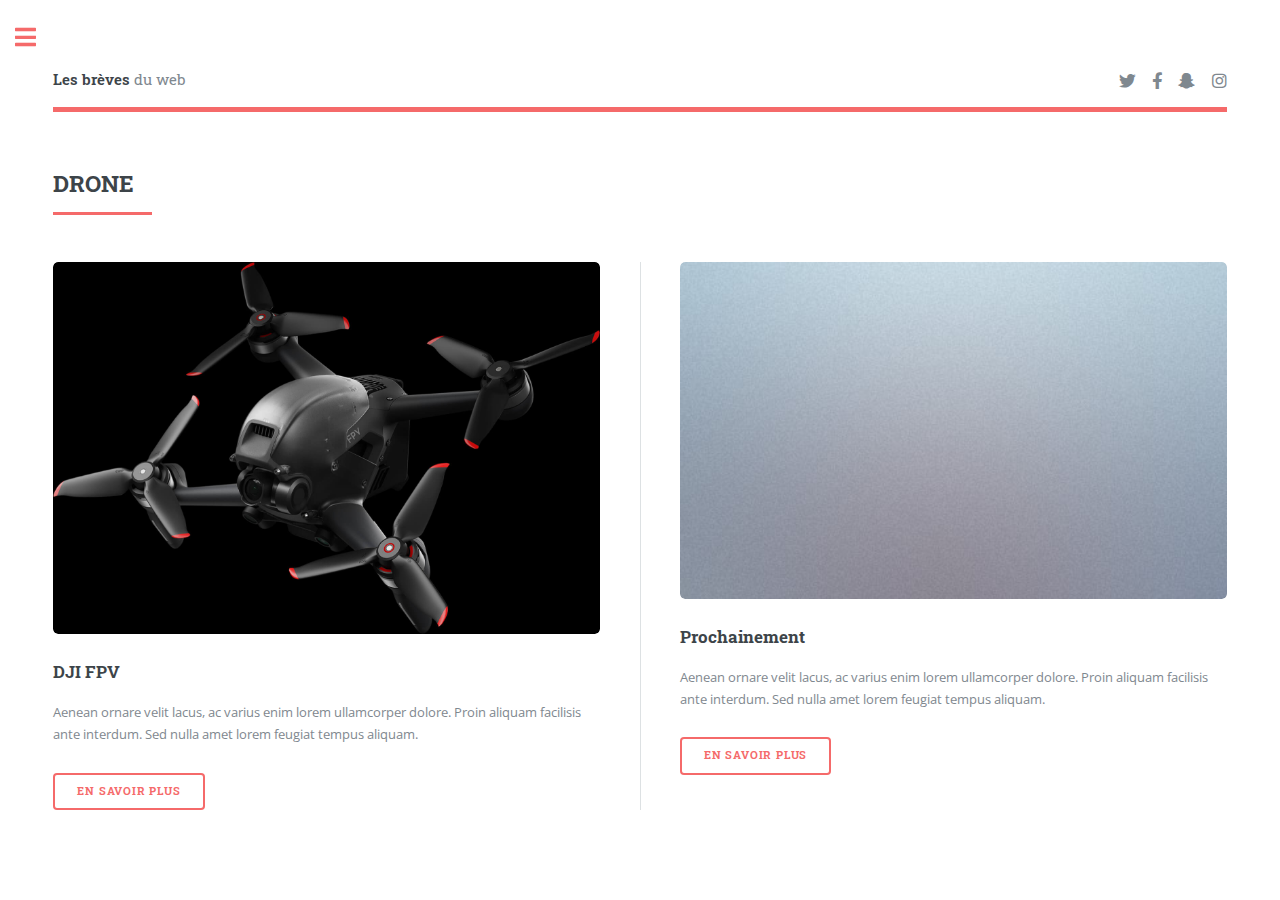
<file: drones.html>
<!DOCTYPE html>
<!--
	Editorial by HTML5 UP
	html5up.net | @ajlkn
	Free for personal and commercial use under the CCA 3.0 license (html5up.net/license)
-->
<html>
  <head>
    <title>Les brèves du web/drone</title>
    <link rel="icon" type="image/png" href="./images/newspapers.png" />
    <meta charset="utf-8" />
    <meta
      name="viewport"
      content="width=device-width, initial-scale=1, user-scalable=no"
    />
    <link rel="stylesheet" href="assets/css/main.css" />
  </head>
  <body class="is-preload">
    <!-- Wrapper -->
    <div id="wrapper">
      <!-- Main -->
      <div id="main">
        <div class="inner">
          <!-- Header -->
          <header id="header">
            <a href="index.html" class="logo"
              ><strong>Les brèves</strong> du web</a
            >
            <ul class="icons">
              <li>
                <a href="#" class="icon brands fa-twitter"
                  ><span class="label">Twitter</span></a
                >
              </li>
              <li>
                <a href="#" class="icon brands fa-facebook-f"
                  ><span class="label">Facebook</span></a
                >
              </li>
              <li>
                <a href="#" class="icon brands fa-snapchat-ghost"
                  ><span class="label">Snapchat</span></a
                >
              </li>
              <li>
                <a href="#" class="icon brands fa-instagram"
                  ><span class="label">Instagram</span></a
                >
              </li>
            </ul>
          </header>

          <!-- Section -->
          <section>
            <header class="major">
              <h2>DRONE</h2>
            </header>
            <div class="posts">
              <article>
                <a href="djifpv.html" class="image"
                  ><img src="./images/image articles/djifpv.jpg" alt=""
                /></a>
                <h3>DJI FPV</h3>
                <p>
                  Aenean ornare velit lacus, ac varius enim lorem ullamcorper
                  dolore. Proin aliquam facilisis ante interdum. Sed nulla amet
                  lorem feugiat tempus aliquam.
                </p>
                <ul class="actions">
                  <li>
                    <a href="djifpv.html" class="button">En savoir plus</a>
                  </li>
                </ul>
              </article>
              <!-- Article qui sert d'exemple pour les prochain articles -->
              <article>
                <a href="#" class="image"
                  ><img src="images/pic04.jpg" alt=""
                /></a>
                <h3>Prochainement</h3>
                <p>
                  Aenean ornare velit lacus, ac varius enim lorem ullamcorper
                  dolore. Proin aliquam facilisis ante interdum. Sed nulla amet
                  lorem feugiat tempus aliquam.
                </p>
                <ul class="actions">
                  <li><a href="#" class="button">en savoir plus</a></li>
                </ul>
              </article>
              <!-- <article>
                <a href="#" class="image"
                  ><img src="images/pic05.jpg" alt=""
                /></a>
                <h3>Feugiat lorem aenean</h3>
                <p>
                  Aenean ornare velit lacus, ac varius enim lorem ullamcorper
                  dolore. Proin aliquam facilisis ante interdum. Sed nulla amet
                  lorem feugiat tempus aliquam.
                </p>
                <ul class="actions">
                  <li><a href="#" class="button">More</a></li>
                </ul>
              </article> -->

              <!-- Bloque pour nouvel article a copier coller
              <article>
                <a href="#" class="image"
                  ><img src="images/pic06.jpg" alt=""
                /></a>
                <h3>Amet varius aliquam</h3>
                <p>
                  Aenean ornare velit lacus, ac varius enim lorem ullamcorper
                  dolore. Proin aliquam facilisis ante interdum. Sed nulla amet
                  lorem feugiat tempus aliquam.
                </p>
                <ul class="actions">
                  <li><a href="#" class="button">More</a></li>
                </ul>
              </article>
              Jusqu'ici -->
            </div>
          </section>
        </div>
      </div>

      <!-- Sidebar -->
      <div id="sidebar">
        <div class="inner">
          <!-- Search -->
          <!-- <section id="search" class="alt">
            <form method="post" action="#">
              <input type="text" name="query" id="query" placeholder="Search" />
            </form>
          </section> -->

          <!-- Menu -->
          <nav id="menu">
            <header class="major">
              <h2>Menu</h2>
            </header>
            <ul>
              <li><a href="index.html">Actualités</a></li>
              <!-- <li><a href="articles.html">ARTICLES</a></li> -->
              <li><a href="informatique.html">informatique</a></li>
              <!-- <li>
                <span class="opener">INFORMATIQUE</span>
                <ul>
                  <li><a href="#">Software</a></li>
                  <li><a href="#">Hardware</a></li>
                  <li><a href="#">Pc portable</a></li>
                  <li><a href="#">Divers</a></li>
                </ul>
              </li> -->
              <li><a href="drones.html">DRONE</a></li>
              <li><a href="materiels-connecte.html">materiels connecté</a></li>
              <!-- <li>
                <span class="opener">MOBILITE</span>
                <ul>
                  <li><a href="#">Voiture électrique</a></li>
                  <li><a href="#">Trotinette électrique</a></li>
                  <li><a href="#">Moto électrique</a></li>
                  <li><a href="#">Autre</a></li>
                </ul>
              </li> -->
              <li><a href="mobilite.html">mobilite</a></li>
              <li><a href="divers.html">Divers</a></li>
              <!-- <li><a href="#">Sapien Mauris</a></li>
              <li><a href="#">Amet Lacinia</a></li> -->
            </ul>
          </nav>

          <!-- Section -->
          <section>
            <header class="major">
              <h2>Articles les plus lus</h2>
            </header>
            <div class="mini-posts">
              <article>
                <a href="djifpv.html" class="image"
                  ><img src="./images/image articles/djifpv.jpg" alt="drone"
                /></a>
                <p>DJI lance sont premier drone FPV.</p>
              </article>
              <article>
                <a href="ovh.html" class="image"
                  ><img src="./images/image articles/ovh.jfif" alt="incendie"
                /></a>
                <p>OVH perd des milliers de site web.</p>
              </article>
              <article>
                <a href="#" class="image"
                  ><img src="./images/image articles/m1.jpg" alt=""
                /></a>
                <p>Apple n'a plus besoin d'Intel.</p>
              </article>
            </div>
          </section>

          <!-- Section -->
          <section>
            <header class="major">
              <h2>Contact</h2>
            </header>
            <p>
              Si vous avez des questions ou des remarques, n'hésiter pas a nous
              envoyer un mail.
            </p>
            <ul class="contact">
              <li class="icon solid fa-envelope">
                <a href="mailto:alexandercodeur@gmail.com"
                  >lesbreves@duweb.fr</a
                >
              </li>
              <li class="icon solid fa-phone">(000) 000-0000</li>
              <li class="icon solid fa-home">Le web route de l'info</li>
            </ul>
          </section>

          <!-- Footer -->
          <footer id="footer">
            <p class="copyright">
              &copy; Untitled. All rights reserved. Demo Images:
              <a href="https://unsplash.com">Unsplash</a>. Design:
              <a href="https://html5up.net">HTML5 UP</a>.
            </p>
          </footer>
        </div>
      </div>
    </div>

    <!-- Scripts -->
    <script src="assets/js/jquery.min.js"></script>
    <script src="assets/js/browser.min.js"></script>
    <script src="assets/js/breakpoints.min.js"></script>
    <script src="assets/js/util.js"></script>
    <script src="assets/js/main.js"></script>
  </body>
</html>
</file>
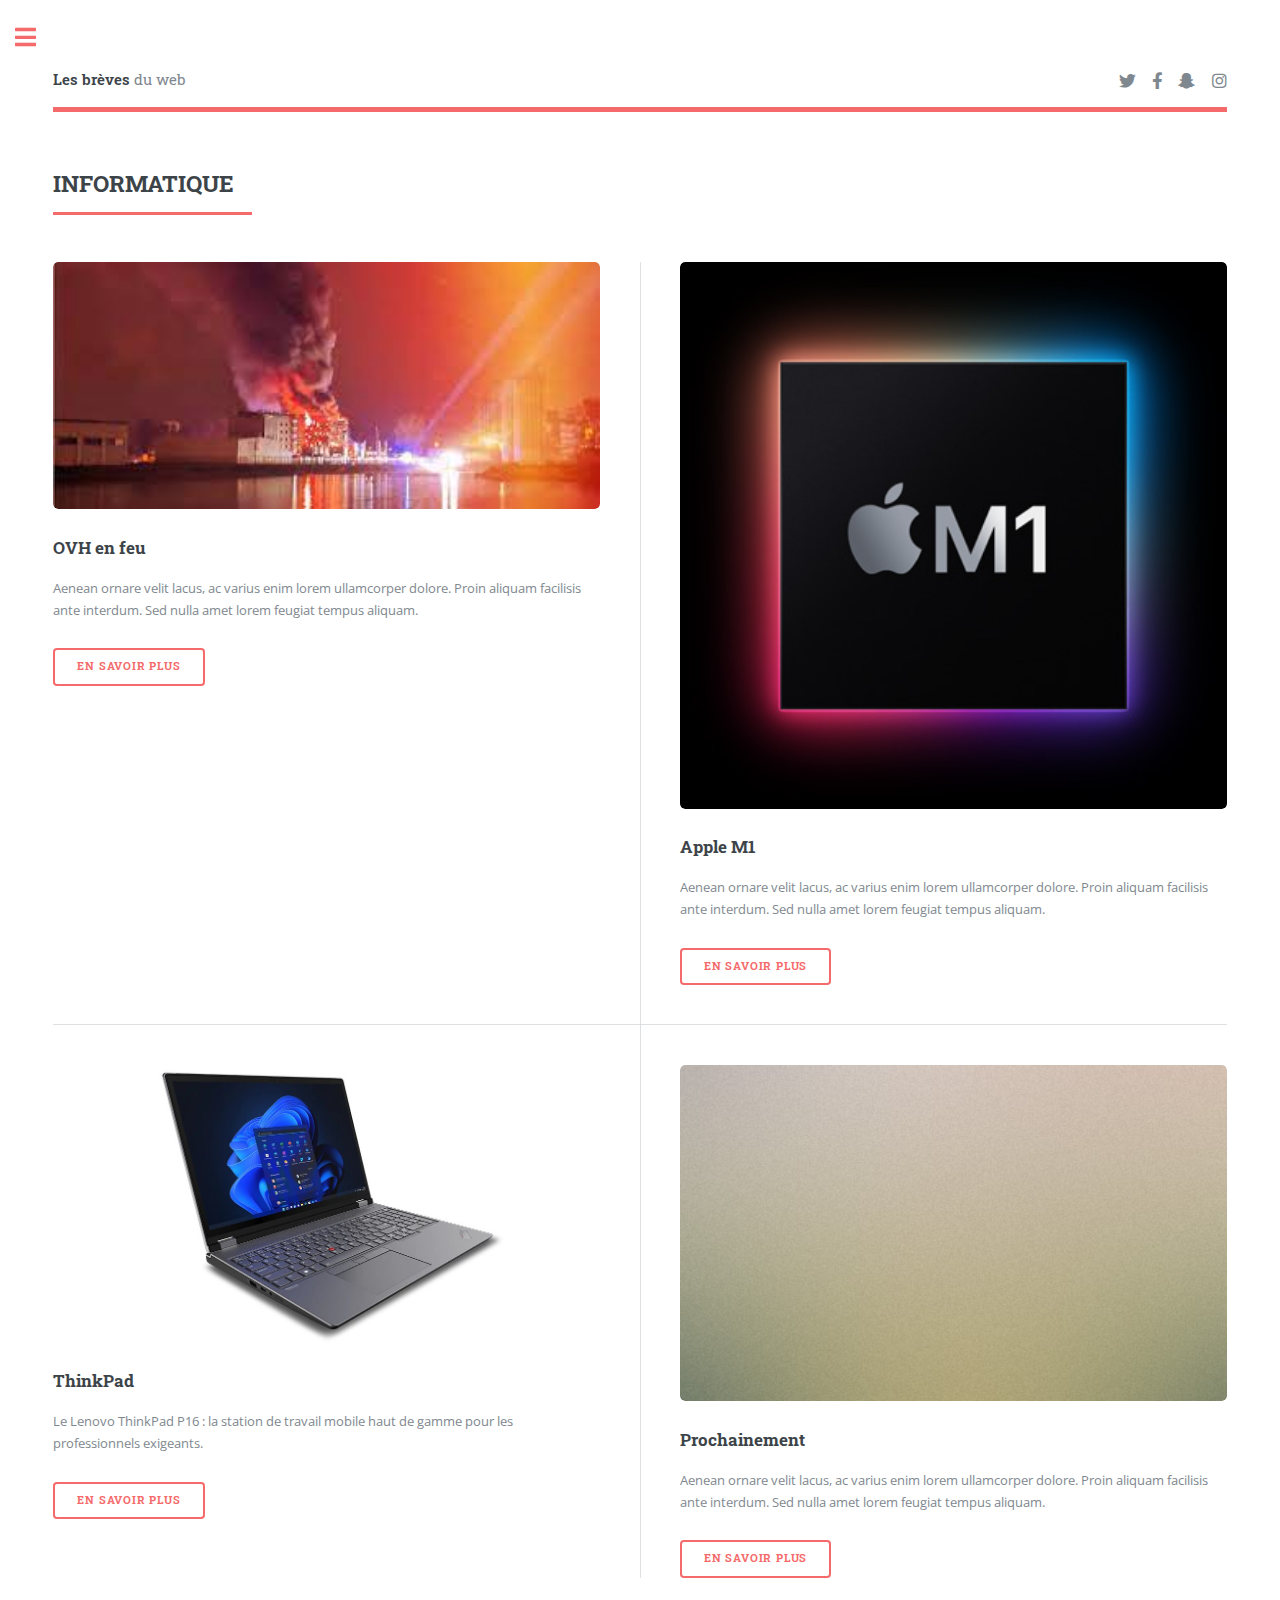
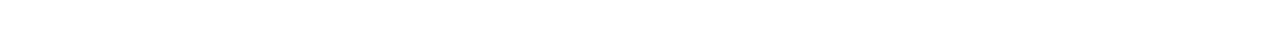
<file: informatique.html>
<!DOCTYPE html>
<!--
	Editorial by HTML5 UP
	html5up.net | @ajlkn
	Free for personal and commercial use under the CCA 3.0 license (html5up.net/license)
-->
<html>
  <head>
    <title>Les brèves du web/informatique</title>
    <link rel="icon" type="image/png" href="./images/newspapers.png" />
    <meta charset="utf-8" />
    <meta
      name="viewport"
      content="width=device-width, initial-scale=1, user-scalable=no"
    />
    <link rel="stylesheet" href="assets/css/main.css" />
  </head>
  <body class="is-preload">
    <!-- Wrapper -->
    <div id="wrapper">
      <!-- Main -->
      <div id="main">
        <div class="inner">
          <!-- Header -->
          <header id="header">
            <a href="index.html" class="logo"
              ><strong>Les brèves</strong> du web</a
            >
            <ul class="icons">
              <li>
                <a href="#" class="icon brands fa-twitter"
                  ><span class="label">Twitter</span></a
                >
              </li>
              <li>
                <a href="#" class="icon brands fa-facebook-f"
                  ><span class="label">Facebook</span></a
                >
              </li>
              <li>
                <a href="#" class="icon brands fa-snapchat-ghost"
                  ><span class="label">Snapchat</span></a
                >
              </li>
              <li>
                <a href="#" class="icon brands fa-instagram"
                  ><span class="label">Instagram</span></a
                >
              </li>
            </ul>
          </header>

          <!-- Section -->
          <section>
            <header class="major">
              <h2>INFORMATIQUE</h2>
            </header>
            <div class="posts">
              <article>
                <a href="ovh.html" class="image"
                  ><img src="./images/image articles/ovh.jfif" alt=""
                /></a>
                <h3>OVH en feu</h3>
                <p>
                  Aenean ornare velit lacus, ac varius enim lorem ullamcorper
                  dolore. Proin aliquam facilisis ante interdum. Sed nulla amet
                  lorem feugiat tempus aliquam.
                </p>
                <ul class="actions">
                  <li><a href="ovh.html" class="button">En savoir plus</a></li>
                </ul>
              </article>
              <article>
                <a href="#" class="image"
                  ><img src="./images/image articles/m1.jpg" alt=""
                /></a>
                <h3>Apple M1</h3>
                <p>
                  Aenean ornare velit lacus, ac varius enim lorem ullamcorper
                  dolore. Proin aliquam facilisis ante interdum. Sed nulla amet
                  lorem feugiat tempus aliquam.
                </p>
                <ul class="actions">
                  <li><a href="#" class="button">En savoir plus</a></li>
                </ul>
              </article>

              <article>
                <a href="ThinkPadP16.html" class="image"
                  ><img
                    src="images/image articles/lenovo-laptops-thinkpad-p16.jpg"
                    alt=""
                /></a>
                <h3>ThinkPad</h3>
                <p>
                  Le Lenovo ThinkPad P16 : la station de travail mobile haut de
                  gamme pour les professionnels exigeants.
                </p>
                <ul class="actions">
                  <li>
                    <a href="ThinkPadP16.html" class="button">en savoir plus</a>
                  </li>
                </ul>
              </article>

              <!-- Article qui sert d'exemple pour les prochain articles -->
              <article>
                <a href="#" class="image"
                  ><img src="images/pic03.jpg" alt=""
                /></a>
                <h3>Prochainement</h3>
                <p>
                  Aenean ornare velit lacus, ac varius enim lorem ullamcorper
                  dolore. Proin aliquam facilisis ante interdum. Sed nulla amet
                  lorem feugiat tempus aliquam.
                </p>
                <ul class="actions">
                  <li><a href="#" class="button">en savoir plus</a></li>
                </ul>
              </article>
              <!-- <article>
                <a href="#" class="image"
                  ><img src="images/pic04.jpg" alt=""
                /></a>
                <h3>Sed etiam facilis</h3>
                <p>
                  Aenean ornare velit lacus, ac varius enim lorem ullamcorper
                  dolore. Proin aliquam facilisis ante interdum. Sed nulla amet
                  lorem feugiat tempus aliquam.
                </p>
                <ul class="actions">
                  <li><a href="#" class="button">More</a></li>
                </ul>
              </article>
              <article>
                <a href="#" class="image"
                  ><img src="images/pic05.jpg" alt=""
                /></a>
                <h3>Feugiat lorem aenean</h3>
                <p>
                  Aenean ornare velit lacus, ac varius enim lorem ullamcorper
                  dolore. Proin aliquam facilisis ante interdum. Sed nulla amet
                  lorem feugiat tempus aliquam.
                </p>
                <ul class="actions">
                  <li><a href="#" class="button">More</a></li>
                </ul>
              </article> -->

              <!-- Bloque pour nouvel article a copier coller
              <article>
                <a href="#" class="image"
                  ><img src="images/pic06.jpg" alt=""
                /></a>
                <h3>Amet varius aliquam</h3>
                <p>
                  Aenean ornare velit lacus, ac varius enim lorem ullamcorper
                  dolore. Proin aliquam facilisis ante interdum. Sed nulla amet
                  lorem feugiat tempus aliquam.
                </p>
                <ul class="actions">
                  <li><a href="#" class="button">More</a></li>
                </ul>
              </article>
              Jusqu'ici -->
            </div>
          </section>
        </div>
      </div>

      <!-- Sidebar -->
      <div id="sidebar">
        <div class="inner">
          <!-- Search -->
          <!-- <section id="search" class="alt">
            <form method="post" action="#">
              <input type="text" name="query" id="query" placeholder="Search" />
            </form>
          </section> -->

          <!-- Menu -->
          <nav id="menu">
            <header class="major">
              <h2>Menu</h2>
            </header>
            <ul>
              <li><a href="index.html">Actualités</a></li>
              <!-- <li><a href="articles.html">ARTICLES</a></li> -->
              <li><a href="informatique.html">informatique</a></li>
              <!-- <li>
                <span class="opener">INFORMATIQUE</span>
                <ul>
                  <li><a href="#">Software</a></li>
                  <li><a href="#">Hardware</a></li>
                  <li><a href="#">Pc portable</a></li>
                  <li><a href="#">Divers</a></li>
                </ul>
              </li> -->
              <li><a href="drones.html">DRONE</a></li>
              <li><a href="materiels-connecte.html">materiels connecté</a></li>
              <!-- <li>
                <span class="opener">MOBILITE</span>
                <ul>
                  <li><a href="#">Voiture électrique</a></li>
                  <li><a href="#">Trotinette électrique</a></li>
                  <li><a href="#">Moto électrique</a></li>
                  <li><a href="#">Autre</a></li>
                </ul>
              </li> -->
              <li><a href="mobilite.html">mobilite</a></li>
              <li><a href="divers.html">Divers</a></li>
              <!-- <li><a href="#">Sapien Mauris</a></li>
              <li><a href="#">Amet Lacinia</a></li> -->
            </ul>
          </nav>

          <!-- Section -->
          <section>
            <header class="major">
              <h2>Articles les plus lus</h2>
            </header>
            <div class="mini-posts">
              <article>
                <a href="djifpv.html" class="image"
                  ><img src="./images/image articles/djifpv.jpg" alt="drone"
                /></a>
                <p>DJI lance sont premier drone FPV.</p>
              </article>
              <article>
                <a href="ovh.html" class="image"
                  ><img src="./images/image articles/ovh.jfif" alt="incendie"
                /></a>
                <p>OVH perd des milliers de site web.</p>
              </article>
              <article>
                <a href="#" class="image"
                  ><img src="./images/image articles/m1.jpg" alt=""
                /></a>
                <p>Apple n'a plus besoin d'Intel.</p>
              </article>
            </div>
          </section>

          <!-- Section -->
          <section>
            <header class="major">
              <h2>Contact</h2>
            </header>
            <p>
              Si vous avez des questions ou des remarques, n'hésiter pas a nous
              envoyer un mail.
            </p>
            <ul class="contact">
              <li class="icon solid fa-envelope">
                <a href="mailto:alexandercodeur@gmail.com"
                  >lesbreves@duweb.fr</a
                >
              </li>
              <li class="icon solid fa-phone">(000) 000-0000</li>
              <li class="icon solid fa-home">Le web route de l'info</li>
            </ul>
          </section>

          <!-- Footer -->
          <footer id="footer">
            <p class="copyright">
              &copy; Untitled. All rights reserved. Demo Images:
              <a href="https://unsplash.com">Unsplash</a>. Design:
              <a href="https://html5up.net">HTML5 UP</a>.
            </p>
          </footer>
        </div>
      </div>
    </div>

    <!-- Scripts -->
    <script src="assets/js/jquery.min.js"></script>
    <script src="assets/js/browser.min.js"></script>
    <script src="assets/js/breakpoints.min.js"></script>
    <script src="assets/js/util.js"></script>
    <script src="assets/js/main.js"></script>
  </body>
</html>
</file>
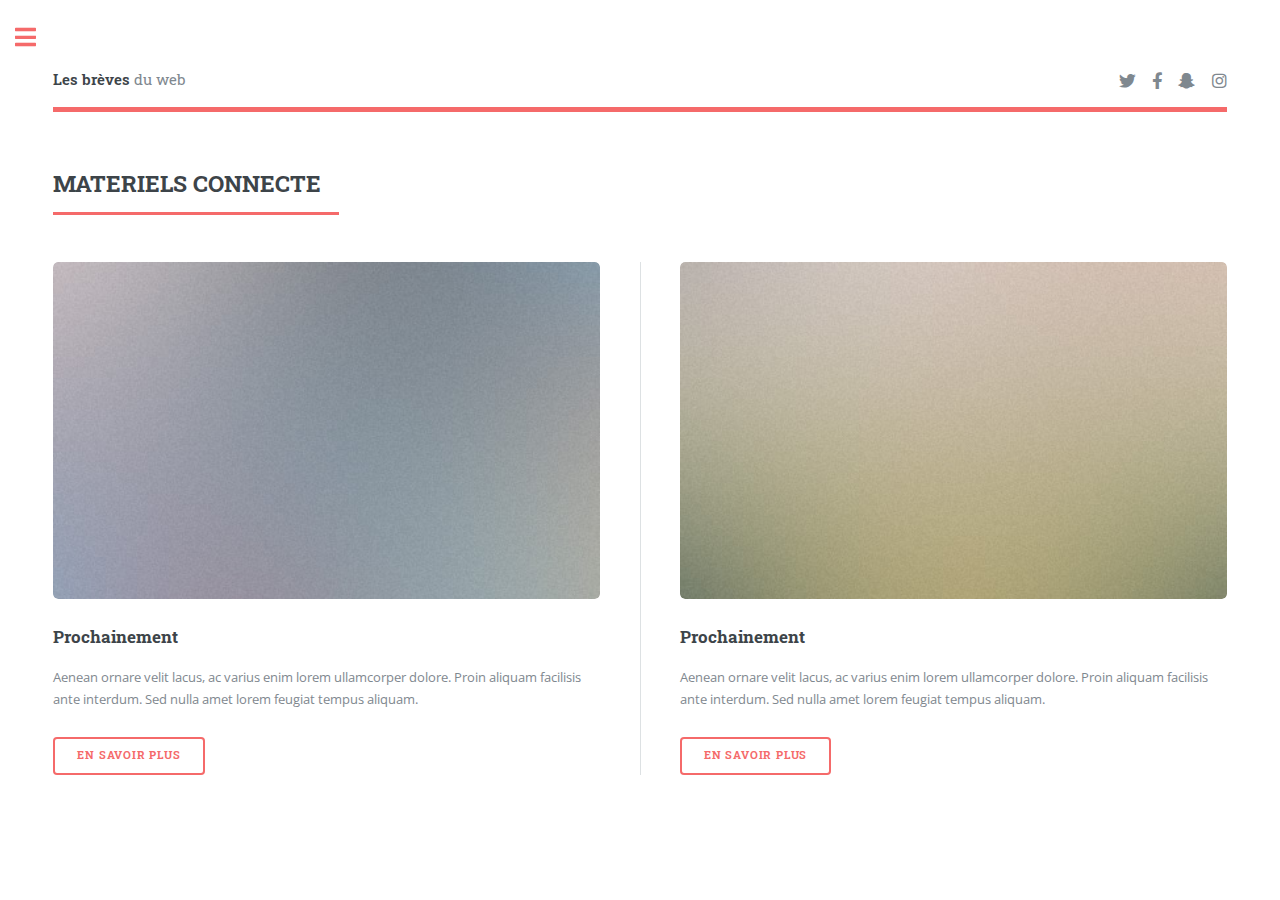
<file: materiels-connecte.html>
<!DOCTYPE html>
<!--
	Editorial by HTML5 UP
	html5up.net | @ajlkn
	Free for personal and commercial use under the CCA 3.0 license (html5up.net/license)
-->
<html>
  <head>
    <title>Les brèves du web/matériels connecté</title>
    <link rel="icon" type="image/png" href="./images/newspapers.png" />
    <meta charset="utf-8" />
    <meta
      name="viewport"
      content="width=device-width, initial-scale=1, user-scalable=no"
    />
    <link rel="stylesheet" href="assets/css/main.css" />
  </head>
  <body class="is-preload">
    <!-- Wrapper -->
    <div id="wrapper">
      <!-- Main -->
      <div id="main">
        <div class="inner">
          <!-- Header -->
          <header id="header">
            <a href="index.html" class="logo"
              ><strong>Les brèves</strong> du web</a
            >
            <ul class="icons">
              <li>
                <a href="#" class="icon brands fa-twitter"
                  ><span class="label">Twitter</span></a
                >
              </li>
              <li>
                <a href="#" class="icon brands fa-facebook-f"
                  ><span class="label">Facebook</span></a
                >
              </li>
              <li>
                <a href="#" class="icon brands fa-snapchat-ghost"
                  ><span class="label">Snapchat</span></a
                >
              </li>
              <li>
                <a href="#" class="icon brands fa-instagram"
                  ><span class="label">Instagram</span></a
                >
              </li>
            </ul>
          </header>

          <!-- Section -->
          <section>
            <header class="major">
              <h2>MATERIELS CONNECTE</h2>
            </header>
            <div class="posts">
              <article>
                <a href="#" class="image"
                  ><img src="images/pic02.jpg" alt=""
                /></a>
                <h3>Prochainement</h3>
                <p>
                  Aenean ornare velit lacus, ac varius enim lorem ullamcorper
                  dolore. Proin aliquam facilisis ante interdum. Sed nulla amet
                  lorem feugiat tempus aliquam.
                </p>
                <ul class="actions">
                  <li><a href="#" class="button">en savoir plus</a></li>
                </ul>
              </article>
              <!-- Article qui sert d'exemple pour les prochain articles -->
              <article>
                <a href="#" class="image"
                  ><img src="images/pic03.jpg" alt=""
                /></a>
                <h3>Prochainement</h3>
                <p>
                  Aenean ornare velit lacus, ac varius enim lorem ullamcorper
                  dolore. Proin aliquam facilisis ante interdum. Sed nulla amet
                  lorem feugiat tempus aliquam.
                </p>
                <ul class="actions">
                  <li><a href="#" class="button">en savoir plus</a></li>
                </ul>
              </article>

              <!-- <article>
                <a href="#" class="image"
                  ><img src="images/pic04.jpg" alt=""
                /></a>
                <h3>Sed etiam facilis</h3>
                <p>
                  Aenean ornare velit lacus, ac varius enim lorem ullamcorper
                  dolore. Proin aliquam facilisis ante interdum. Sed nulla amet
                  lorem feugiat tempus aliquam.
                </p>
                <ul class="actions">
                  <li><a href="#" class="button">More</a></li>
                </ul>
              </article>
              <article>
                <a href="#" class="image"
                  ><img src="images/pic05.jpg" alt=""
                /></a>
                <h3>Feugiat lorem aenean</h3>
                <p>
                  Aenean ornare velit lacus, ac varius enim lorem ullamcorper
                  dolore. Proin aliquam facilisis ante interdum. Sed nulla amet
                  lorem feugiat tempus aliquam.
                </p>
                <ul class="actions">
                  <li><a href="#" class="button">More</a></li>
                </ul>
              </article> -->

              <!-- Bloque pour nouvel article a copier coller
              <article>
                <a href="#" class="image"
                  ><img src="images/pic06.jpg" alt=""
                /></a>
                <h3>Amet varius aliquam</h3>
                <p>
                  Aenean ornare velit lacus, ac varius enim lorem ullamcorper
                  dolore. Proin aliquam facilisis ante interdum. Sed nulla amet
                  lorem feugiat tempus aliquam.
                </p>
                <ul class="actions">
                  <li><a href="#" class="button">More</a></li>
                </ul>
              </article>
              Jusqu'ici -->
            </div>
          </section>
        </div>
      </div>

      <!-- Sidebar -->
      <div id="sidebar">
        <div class="inner">
          <!-- Search -->
          <!-- <section id="search" class="alt">
            <form method="post" action="#">
              <input type="text" name="query" id="query" placeholder="Search" />
            </form>
          </section> -->

          <!-- Menu -->
          <nav id="menu">
            <header class="major">
              <h2>Menu</h2>
            </header>
            <ul>
              <li><a href="index.html">Actualités</a></li>
              <!-- <li><a href="articles.html">ARTICLES</a></li> -->
              <li><a href="informatique.html">informatique</a></li>
              <!-- <li>
                <span class="opener">INFORMATIQUE</span>
                <ul>
                  <li><a href="#">Software</a></li>
                  <li><a href="#">Hardware</a></li>
                  <li><a href="#">Pc portable</a></li>
                  <li><a href="#">Divers</a></li>
                </ul>
              </li> -->
              <li><a href="drones.html">DRONE</a></li>
              <li><a href="materiels-connecte.html">materiels connecté</a></li>
              <!-- <li>
                <span class="opener">MOBILITE</span>
                <ul>
                  <li><a href="#">Voiture électrique</a></li>
                  <li><a href="#">Trotinette électrique</a></li>
                  <li><a href="#">Moto électrique</a></li>
                  <li><a href="#">Autre</a></li>
                </ul>
              </li> -->
              <li><a href="mobilite.html">mobilite</a></li>
              <li><a href="divers.html">Divers</a></li>
              <!-- <li><a href="#">Sapien Mauris</a></li>
              <li><a href="#">Amet Lacinia</a></li> -->
            </ul>
          </nav>

          <!-- Section -->
          <section>
            <header class="major">
              <h2>Articles les plus lus</h2>
            </header>
            <div class="mini-posts">
              <article>
                <a href="djifpv.html" class="image"
                  ><img src="./images/image articles/djifpv.jpg" alt="drone"
                /></a>
                <p>DJI lance sont premier drone FPV.</p>
              </article>
              <article>
                <a href="ovh.html" class="image"
                  ><img src="./images/image articles/ovh.jfif" alt="incendie"
                /></a>
                <p>OVH perd des milliers de site web.</p>
              </article>
              <article>
                <a href="#" class="image"
                  ><img src="./images/image articles/m1.jpg" alt=""
                /></a>
                <p>Apple n'a plus besoin d'Intel.</p>
              </article>
            </div>
          </section>

          <!-- Section -->
          <section>
            <header class="major">
              <h2>Contact</h2>
            </header>
            <p>
              Si vous avez des questions ou des remarques, n'hésiter pas a nous
              envoyer un mail.
            </p>
            <ul class="contact">
              <li class="icon solid fa-envelope">
                <a href="mailto:alexandercodeur@gmail.com"
                  >lesbreves@duweb.fr</a
                >
              </li>
              <li class="icon solid fa-phone">(000) 000-0000</li>
              <li class="icon solid fa-home">Le web route de l'info</li>
            </ul>
          </section>

          <!-- Footer -->
          <footer id="footer">
            <p class="copyright">
              &copy; Untitled. All rights reserved. Demo Images:
              <a href="https://unsplash.com">Unsplash</a>. Design:
              <a href="https://html5up.net">HTML5 UP</a>.
            </p>
          </footer>
        </div>
      </div>
    </div>

    <!-- Scripts -->
    <script src="assets/js/jquery.min.js"></script>
    <script src="assets/js/browser.min.js"></script>
    <script src="assets/js/breakpoints.min.js"></script>
    <script src="assets/js/util.js"></script>
    <script src="assets/js/main.js"></script>
  </body>
</html>
</file>
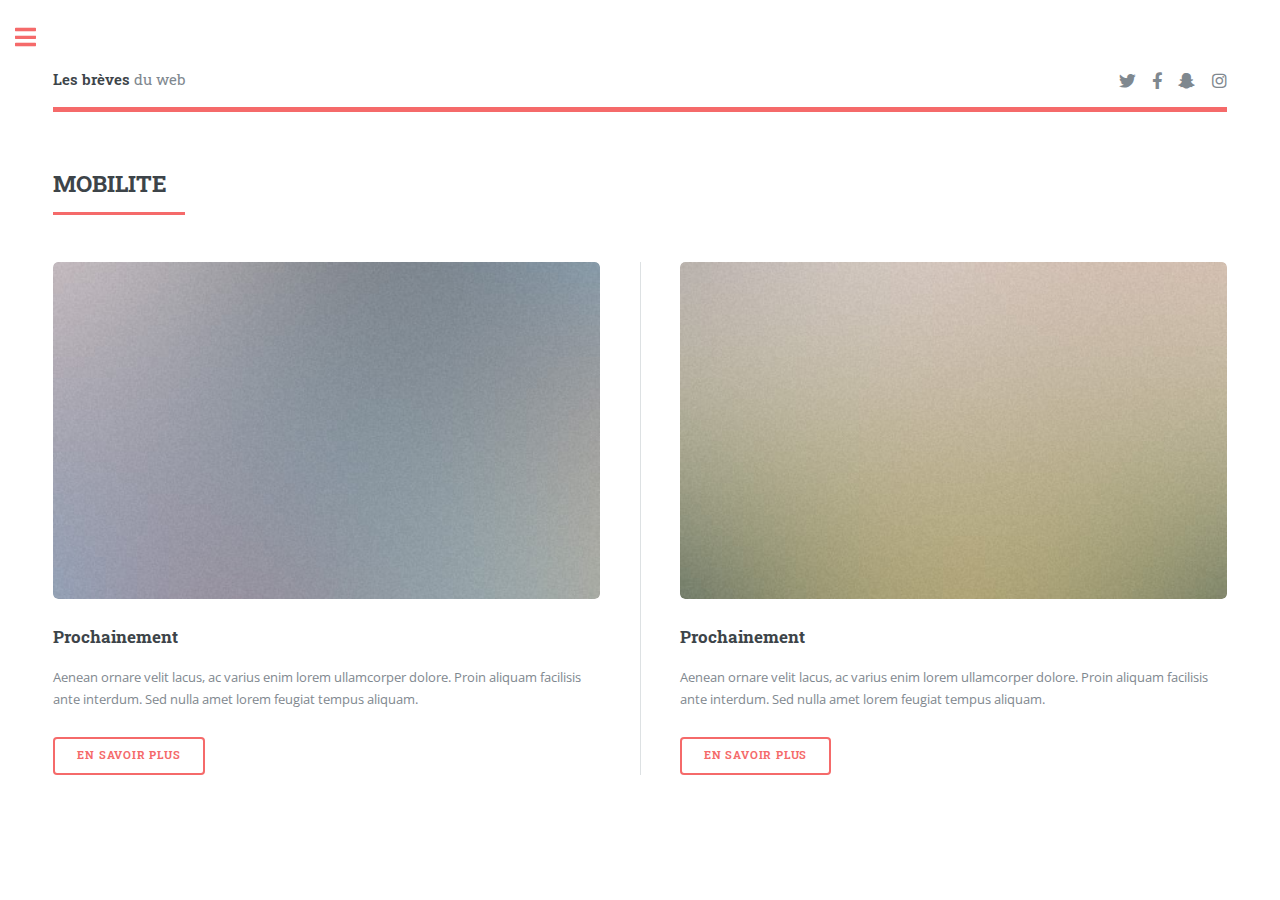
<file: mobilite.html>
<!DOCTYPE html>
<!--
	Editorial by HTML5 UP
	html5up.net | @ajlkn
	Free for personal and commercial use under the CCA 3.0 license (html5up.net/license)
-->
<html>
  <head>
    <title>Les brèves du web/mobilité</title>
    <link rel="icon" type="image/png" href="./images/newspapers.png" />
    <meta charset="utf-8" />
    <meta
      name="viewport"
      content="width=device-width, initial-scale=1, user-scalable=no"
    />
    <link rel="stylesheet" href="assets/css/main.css" />
  </head>
  <body class="is-preload">
    <!-- Wrapper -->
    <div id="wrapper">
      <!-- Main -->
      <div id="main">
        <div class="inner">
          <!-- Header -->
          <header id="header">
            <a href="index.html" class="logo"
              ><strong>Les brèves</strong> du web</a
            >
            <ul class="icons">
              <li>
                <a href="#" class="icon brands fa-twitter"
                  ><span class="label">Twitter</span></a
                >
              </li>
              <li>
                <a href="#" class="icon brands fa-facebook-f"
                  ><span class="label">Facebook</span></a
                >
              </li>
              <li>
                <a href="#" class="icon brands fa-snapchat-ghost"
                  ><span class="label">Snapchat</span></a
                >
              </li>
              <li>
                <a href="#" class="icon brands fa-instagram"
                  ><span class="label">Instagram</span></a
                >
              </li>
            </ul>
          </header>

          <!-- Section -->
          <section>
            <header class="major">
              <h2>MOBILITE</h2>
            </header>
            <div class="posts">
              <article>
                <a href="#" class="image"
                  ><img src="images/pic02.jpg" alt=""
                /></a>
                <h3>Prochainement</h3>
                <p>
                  Aenean ornare velit lacus, ac varius enim lorem ullamcorper
                  dolore. Proin aliquam facilisis ante interdum. Sed nulla amet
                  lorem feugiat tempus aliquam.
                </p>
                <ul class="actions">
                  <li><a href="#" class="button">en savoir plus</a></li>
                </ul>
              </article>
              <!-- Article qui sert d'exemple pour les prochain articles -->
              <article>
                <a href="#" class="image"
                  ><img src="images/pic03.jpg" alt=""
                /></a>
                <h3>Prochainement</h3>
                <p>
                  Aenean ornare velit lacus, ac varius enim lorem ullamcorper
                  dolore. Proin aliquam facilisis ante interdum. Sed nulla amet
                  lorem feugiat tempus aliquam.
                </p>
                <ul class="actions">
                  <li><a href="#" class="button">en savoir plus</a></li>
                </ul>
              </article>
              <!-- <article>
                <a href="#" class="image"
                  ><img src="images/pic04.jpg" alt=""
                /></a>
                <h3>Sed etiam facilis</h3>
                <p>
                  Aenean ornare velit lacus, ac varius enim lorem ullamcorper
                  dolore. Proin aliquam facilisis ante interdum. Sed nulla amet
                  lorem feugiat tempus aliquam.
                </p>
                <ul class="actions">
                  <li><a href="#" class="button">More</a></li>
                </ul>
              </article>
              <article>
                <a href="#" class="image"
                  ><img src="images/pic05.jpg" alt=""
                /></a>
                <h3>Feugiat lorem aenean</h3>
                <p>
                  Aenean ornare velit lacus, ac varius enim lorem ullamcorper
                  dolore. Proin aliquam facilisis ante interdum. Sed nulla amet
                  lorem feugiat tempus aliquam.
                </p>
                <ul class="actions">
                  <li><a href="#" class="button">More</a></li>
                </ul>
              </article> -->

              <!-- Bloque pour nouvel article a copier coller
              <article>
                <a href="#" class="image"
                  ><img src="images/pic06.jpg" alt=""
                /></a>
                <h3>Amet varius aliquam</h3>
                <p>
                  Aenean ornare velit lacus, ac varius enim lorem ullamcorper
                  dolore. Proin aliquam facilisis ante interdum. Sed nulla amet
                  lorem feugiat tempus aliquam.
                </p>
                <ul class="actions">
                  <li><a href="#" class="button">More</a></li>
                </ul>
              </article>
              Jusqu'ici -->
            </div>
          </section>
        </div>
      </div>

      <!-- Sidebar -->
      <div id="sidebar">
        <div class="inner">
          <!-- Search -->
          <!-- <section id="search" class="alt">
            <form method="post" action="#">
              <input type="text" name="query" id="query" placeholder="Search" />
            </form>
          </section> -->

          <!-- Menu -->
          <nav id="menu">
            <header class="major">
              <h2>Menu</h2>
            </header>
            <ul>
              <li><a href="index.html">Actualités</a></li>
              <!-- <li><a href="articles.html">ARTICLES</a></li> -->
              <li><a href="informatique.html">informatique</a></li>
              <!-- <li>
                <span class="opener">INFORMATIQUE</span>
                <ul>
                  <li><a href="#">Software</a></li>
                  <li><a href="#">Hardware</a></li>
                  <li><a href="#">Pc portable</a></li>
                  <li><a href="#">Divers</a></li>
                </ul>
              </li> -->
              <li><a href="drones.html">DRONE</a></li>
              <li><a href="materiels-connecte.html">materiels connecté</a></li>
              <!-- <li>
                <span class="opener">MOBILITE</span>
                <ul>
                  <li><a href="#">Voiture électrique</a></li>
                  <li><a href="#">Trotinette électrique</a></li>
                  <li><a href="#">Moto électrique</a></li>
                  <li><a href="#">Autre</a></li>
                </ul>
              </li> -->
              <li><a href="mobilite.html">mobilite</a></li>
              <li><a href="divers.html">Divers</a></li>
              <!-- <li><a href="#">Sapien Mauris</a></li>
              <li><a href="#">Amet Lacinia</a></li> -->
            </ul>
          </nav>

          <!-- Section -->
          <section>
            <header class="major">
              <h2>Articles les plus lus</h2>
            </header>
            <div class="mini-posts">
              <article>
                <a href="djifpv.html" class="image"
                  ><img src="./images/image articles/djifpv.jpg" alt="drone"
                /></a>
                <p>DJI lance sont premier drone FPV.</p>
              </article>
              <article>
                <a href="ovh.html" class="image"
                  ><img src="./images/image articles/ovh.jfif" alt="incendie"
                /></a>
                <p>OVH perd des milliers de site web.</p>
              </article>
              <article>
                <a href="#" class="image"
                  ><img src="./images/image articles/m1.jpg" alt=""
                /></a>
                <p>Apple n'a plus besoin d'Intel.</p>
              </article>
            </div>
          </section>

          <!-- Section -->
          <section>
            <header class="major">
              <h2>Contact</h2>
            </header>
            <p>
              Si vous avez des questions ou des remarques, n'hésiter pas a nous
              envoyer un mail.
            </p>
            <ul class="contact">
              <li class="icon solid fa-envelope">
                <a href="mailto:alexandercodeur@gmail.com"
                  >lesbreves@duweb.fr</a
                >
              </li>
              <li class="icon solid fa-phone">(000) 000-0000</li>
              <li class="icon solid fa-home">Le web route de l'info</li>
            </ul>
          </section>

          <!-- Footer -->
          <footer id="footer">
            <p class="copyright">
              &copy; Untitled. All rights reserved. Demo Images:
              <a href="https://unsplash.com">Unsplash</a>. Design:
              <a href="https://html5up.net">HTML5 UP</a>.
            </p>
          </footer>
        </div>
      </div>
    </div>

    <!-- Scripts -->
    <script src="assets/js/jquery.min.js"></script>
    <script src="assets/js/browser.min.js"></script>
    <script src="assets/js/breakpoints.min.js"></script>
    <script src="assets/js/util.js"></script>
    <script src="assets/js/main.js"></script>
  </body>
</html>
</file>
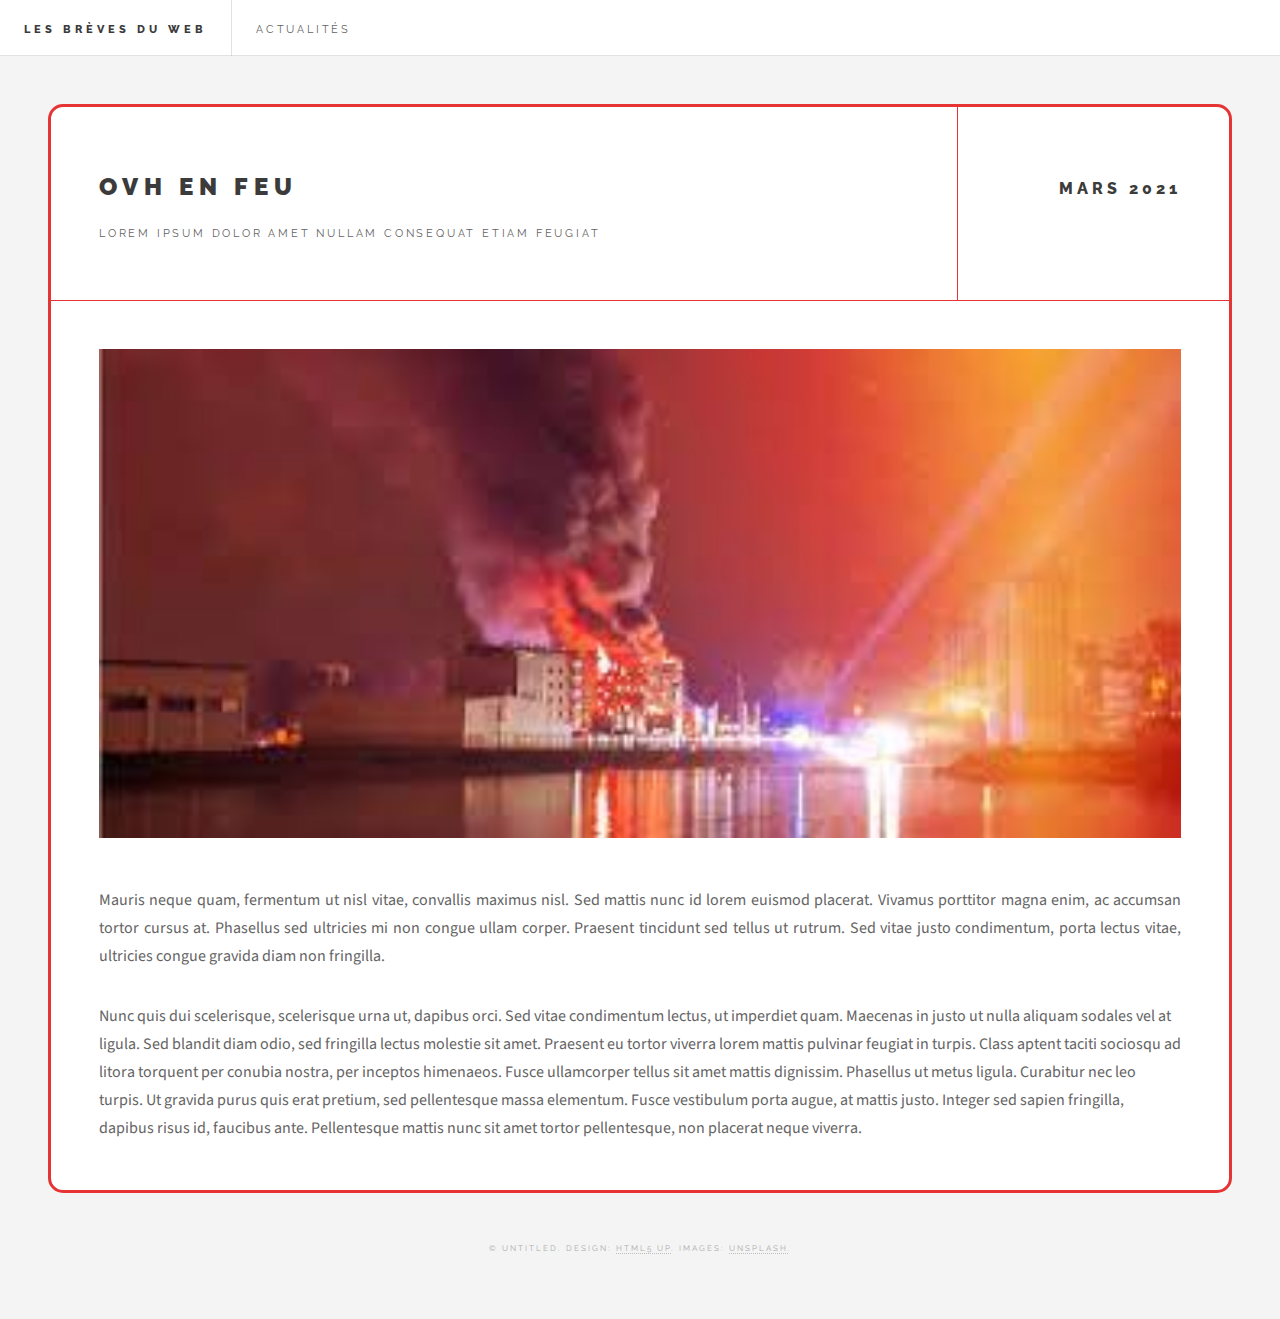
<file: ovh.html>
<!DOCTYPE html>
<!--
	Future Imperfect by HTML5 UP
	html5up.net | @ajlkn
	Free for personal and commercial use under the CCA 3.0 license (html5up.net/license)
-->
<html>

<head>
  <title>OVH en feu</title>
  <link rel="icon" type="image/png" href="./images/newspapers.png" />
  <meta charset="utf-8" />
  <meta name="viewport" content="width=device-width, initial-scale=1, user-scalable=no" />
  <link rel="stylesheet" href="assetspagesarticles/css2/main.css" />
</head>

<body class="single is-preload">
  <!-- Wrapper -->
  <div id="wrapper">
    <!-- Header -->
    <header id="header">
      <h1><a href="index.html">Les brèves du web</a></h1>
      <nav class="links">
        <ul>
          <li><a href="index.html">Actualités</a></li>
          <!-- <li><a href="articles.html">Articles</a></li> -->
          <!-- <li><a href="#">Feugiat</a></li>
            <li><a href="#">Tempus</a></li>
            <li><a href="#">Adipiscing</a></li> -->
        </ul>
      </nav>
    </header>

    <!-- Main -->
    <div id="main">
      <!-- Post -->
      <article class="post">
        <header>
          <div class="title">
            <h2>OVH en feu</h2>
            <p>Lorem ipsum dolor amet nullam consequat etiam feugiat</p>
          </div>
          <div class="meta">
            <time class="published" datetime="2015-11-01">mars 2021</time>
          </div>
        </header>
        <span class="image featured"><img src="./images/image articles/ovh.jfif" alt="" /></span>
        <p style="text-align: justify;">
          Mauris neque quam, fermentum ut nisl vitae, convallis maximus nisl.
          Sed mattis nunc id lorem euismod placerat. Vivamus porttitor magna
          enim, ac accumsan tortor cursus at. Phasellus sed ultricies mi non
          congue ullam corper. Praesent tincidunt sed tellus ut rutrum. Sed
          vitae justo condimentum, porta lectus vitae, ultricies congue
          gravida diam non fringilla.
        </p>
        <p>
          Nunc quis dui scelerisque, scelerisque urna ut, dapibus orci. Sed
          vitae condimentum lectus, ut imperdiet quam. Maecenas in justo ut
          nulla aliquam sodales vel at ligula. Sed blandit diam odio, sed
          fringilla lectus molestie sit amet. Praesent eu tortor viverra lorem
          mattis pulvinar feugiat in turpis. Class aptent taciti sociosqu ad
          litora torquent per conubia nostra, per inceptos himenaeos. Fusce
          ullamcorper tellus sit amet mattis dignissim. Phasellus ut metus
          ligula. Curabitur nec leo turpis. Ut gravida purus quis erat
          pretium, sed pellentesque massa elementum. Fusce vestibulum porta
          augue, at mattis justo. Integer sed sapien fringilla, dapibus risus
          id, faucibus ante. Pellentesque mattis nunc sit amet tortor
          pellentesque, non placerat neque viverra.
        </p>
        <footer></footer>
      </article>
    </div>

    <!-- Footer -->
    <section id="footer">
      <p class="copyright">
        &copy; Untitled. Design: <a href="http://html5up.net">HTML5 UP</a>.
        Images: <a href="http://unsplash.com">Unsplash</a>.
      </p>
    </section>
  </div>
</body>

</html>
</file>
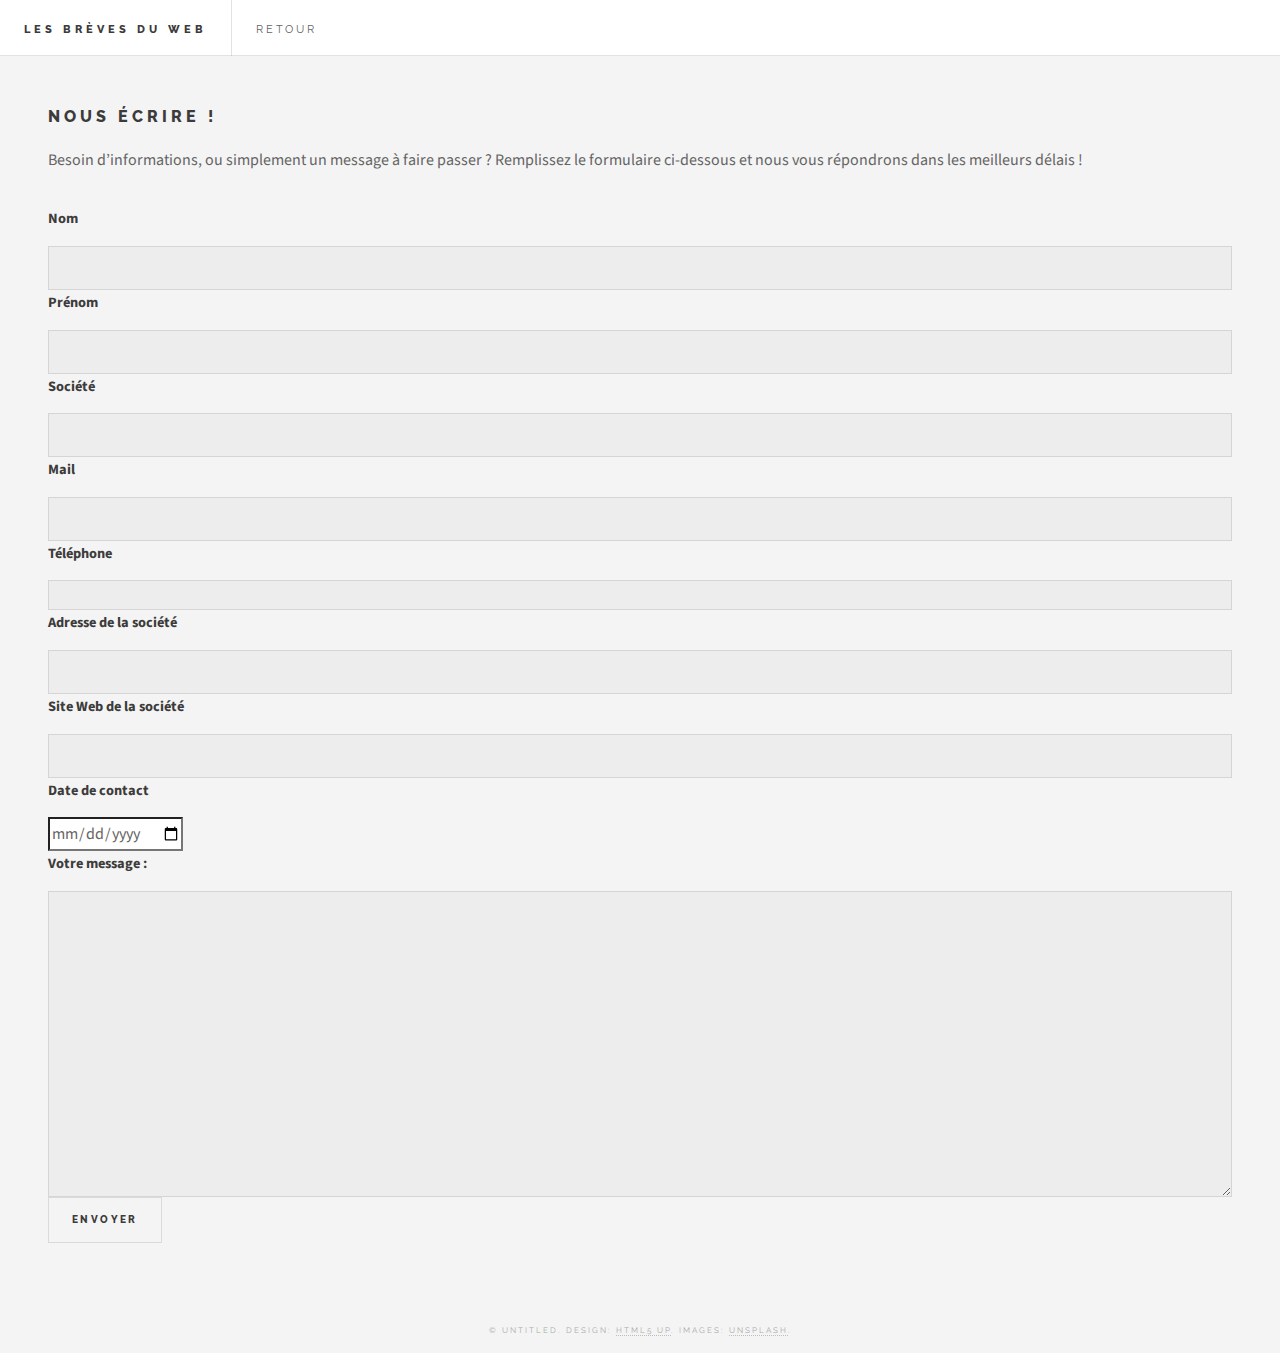
<file: questionnaire.html>
<!DOCTYPE html>
<html>

<head>
    <title>Questionnaire</title>
    <link rel="icon" type="image/png" href="./images/newspapers.png" />
    <meta charset="utf-8" />
    <meta name="viewport" content="width=device-width, initial-scale=1, user-scalable=no" />
    <link rel="stylesheet" href="assetspagesarticles/css2/main.css" />
</head>

<body class="single is-preload">

    <div id="wrapper">

        <header id="header">
            <h1><a href="index.html">Les brèves du web</a></h1>
            <nav class="links">
                <ul>
                    <li><a href="index.html">Retour</a></li>
                </ul>
            </nav>
        </header>


        </header>
        <h1>Nous écrire !</h1>
        <p>Besoin d’informations, ou simplement un message à faire passer ? Remplissez le formulaire ci-dessous et nous
            vous
            répondrons dans les meilleurs délais !</p>


        <!-- dans action mettre l'adresse de mon serveur 000WebHost quand je saurais faire-->
        <form id="form" action="traitement.php" method="post">
            <label for="name">Nom</label>
            <input type="text" id="name" name="name" required>

            <label for="last-name">Prénom</label>
            <input type="text" id="last-name" name="last-name" required>

            <label for="societe">Société</label>
            <input type="text" id="societe" name="societe">

            <label for="mail">Mail</label>
            <input type="email" id="mail" name="mail" required>

            <label for="tel">Téléphone</label>
            <input type="tel" id="tel" name="tel">

            <label for="ad">Adresse de la société</label>
            <input type="text" id="ad" name="adresse de la société">


            <label for="site">Site Web de la société</label>
            <input type="text" id="site" name="site web de la société">


            <label for="contact">Date de contact</label>
            <input type="date" id="contact" name="date de contact" required>



            <label for="message">Votre message :</label>
            <textarea name="message" id="message" rows="10" cols="50" required></textarea>

            <!-- Ajoutez d'autres champs ici -->

            <button type="submit">Envoyer</button>
        </form>

        <footer></footer>
        </article>
    </div>


    <section id="footer">
        <p class="copyright">
            &copy; Untitled. Design: <a href="http://html5up.net">HTML5 UP</a>.
            Images: <a href="http://unsplash.com">Unsplash</a>.
        </p>
    </section>
    </div>
</body>

</html>
</file>
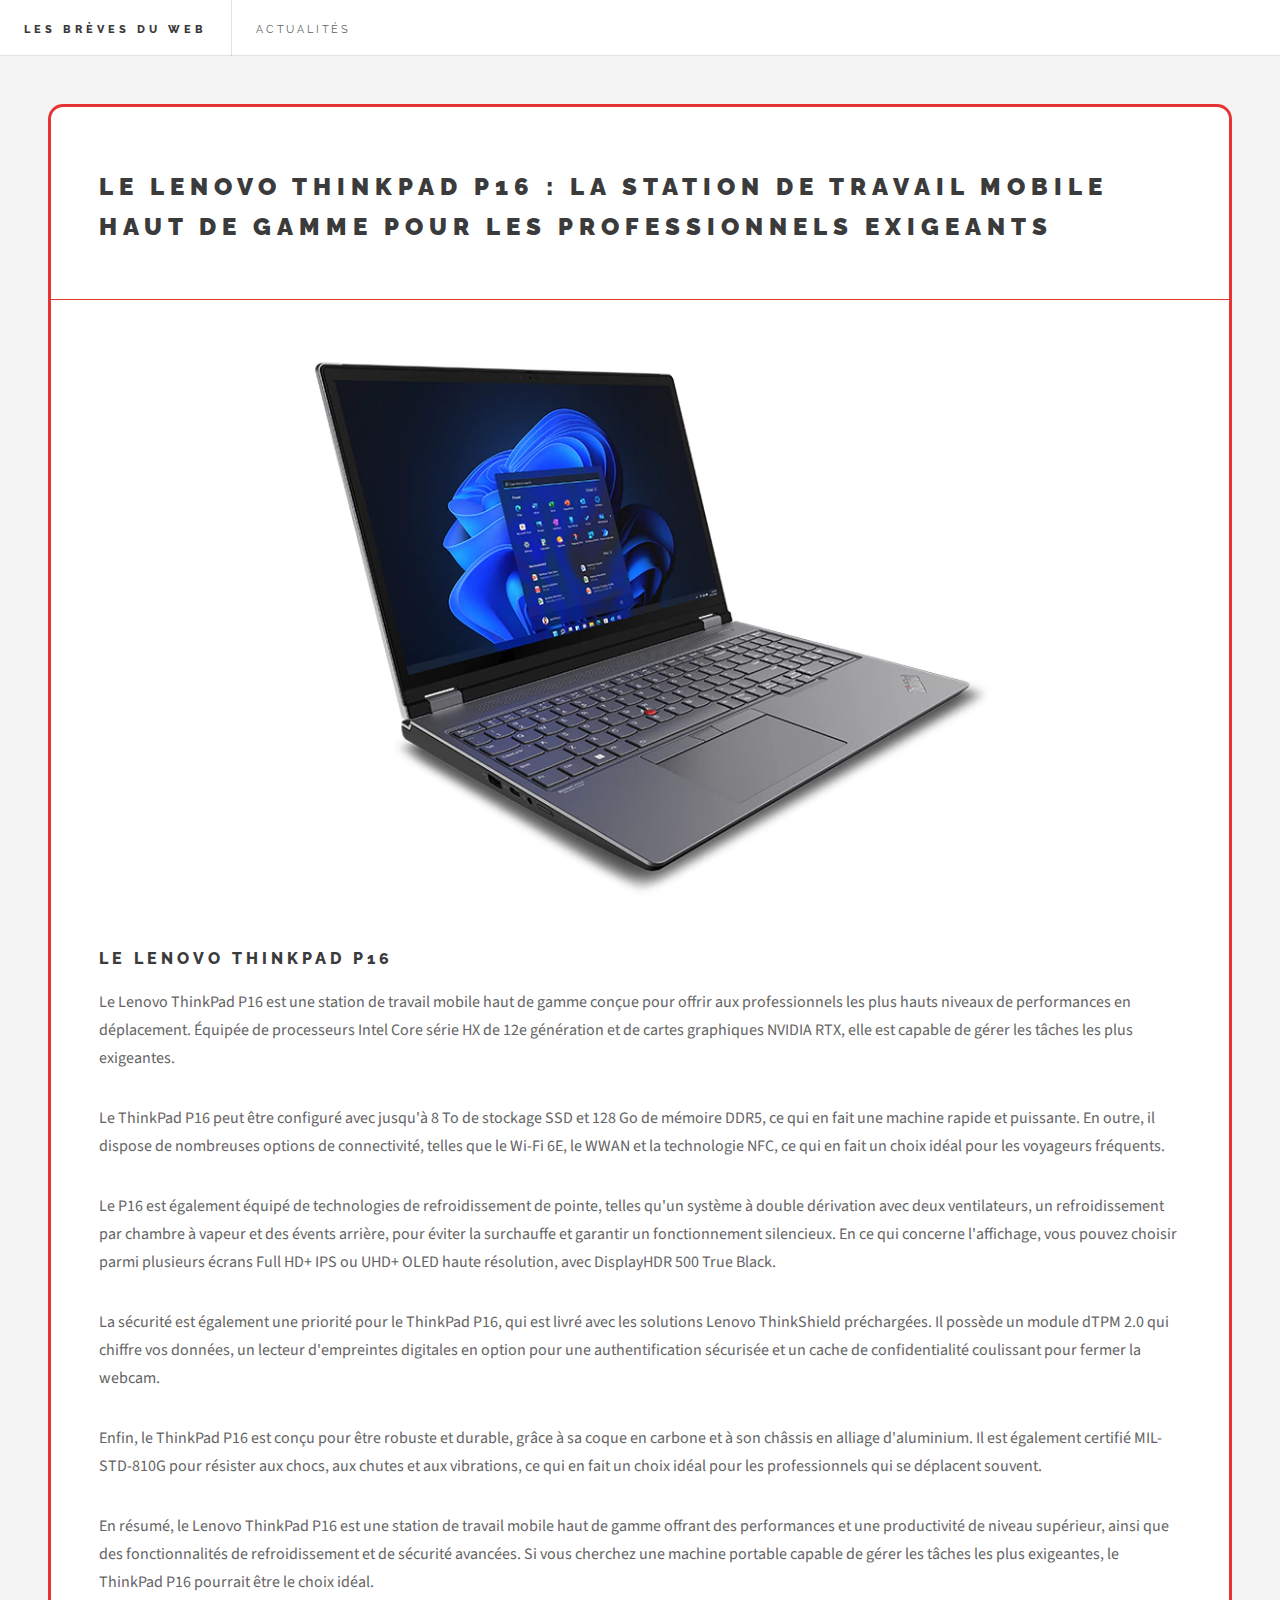
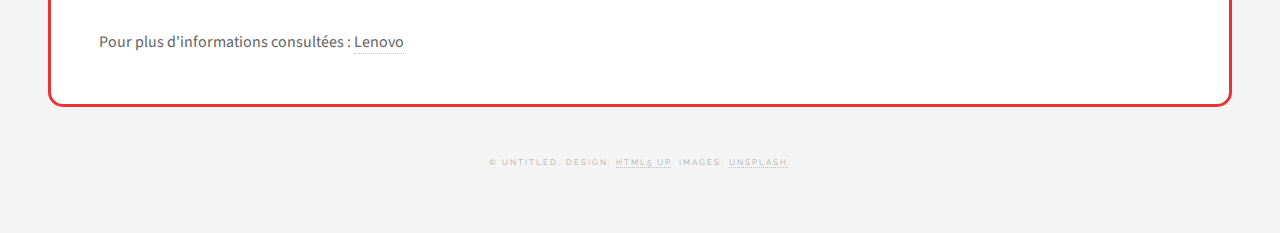
<file: ThinkPadP16.html>
<!DOCTYPE html>
<html>

<head>
  <title>DJI FPV</title>
  <link rel="icon" type="image/png" href="./images/newspapers.png" />
  <meta charset="utf-8" />
  <meta name="viewport" content="width=device-width, initial-scale=1, user-scalable=no" />
  <link rel="stylesheet" href="assetspagesarticles/css2/main.css" />
</head>

<body class="single is-preload">
  <div id="wrapper">
    <header id="header">
      <h1><a href="index.html">Les brèves du web</a></h1>
      <nav class="links">
        <ul>
          <li><a href="index.html">Actualités</a></li>
        </ul>
      </nav>
    </header>


    <div id="main">

      <article class="post">
        <header>
          <div class="title">
            <h2>
              Le Lenovo ThinkPad P16 : la station de travail mobile haut de
              gamme pour les professionnels exigeants
            </h2>
          </div>
        </header>
        <span class="image featured"><img src="./images/image articles/lenovo-laptops-thinkpad-p16.webp"
            alt="" /></span>

        <h1>Le Lenovo ThinkPad P16</h1>
        <p>
          Le Lenovo ThinkPad P16 est une station de travail mobile haut de
          gamme conçue pour offrir aux professionnels les plus hauts niveaux
          de performances en déplacement. Équipée de processeurs Intel Core
          série HX de 12e génération et de cartes graphiques NVIDIA RTX, elle
          est capable de gérer les tâches les plus exigeantes.
        </p>
        <p>
          Le ThinkPad P16 peut être configuré avec jusqu'à 8 To de stockage
          SSD et 128 Go de mémoire DDR5, ce qui en fait une machine rapide et
          puissante. En outre, il dispose de nombreuses options de
          connectivité, telles que le Wi-Fi 6E, le WWAN et la technologie NFC,
          ce qui en fait un choix idéal pour les voyageurs fréquents.
        </p>
        <p>
          Le P16 est également équipé de technologies de refroidissement de
          pointe, telles qu'un système à double dérivation avec deux
          ventilateurs, un refroidissement par chambre à vapeur et des évents
          arrière, pour éviter la surchauffe et garantir un fonctionnement
          silencieux. En ce qui concerne l'affichage, vous pouvez choisir
          parmi plusieurs écrans Full HD+ IPS ou UHD+ OLED haute résolution,
          avec DisplayHDR 500 True Black.
        </p>
        <p>
          La sécurité est également une priorité pour le ThinkPad P16, qui est
          livré avec les solutions Lenovo ThinkShield préchargées. Il possède
          un module dTPM 2.0 qui chiffre vos données, un lecteur d'empreintes
          digitales en option pour une authentification sécurisée et un cache
          de confidentialité coulissant pour fermer la webcam.
        </p>
        <p>
          Enfin, le ThinkPad P16 est conçu pour être robuste et durable, grâce
          à sa coque en carbone et à son châssis en alliage d'aluminium. Il
          est également certifié MIL-STD-810G pour résister aux chocs, aux
          chutes et aux vibrations, ce qui en fait un choix idéal pour les
          professionnels qui se déplacent souvent.
        </p>
        <p>
          En résumé, le Lenovo ThinkPad P16 est une station de travail mobile
          haut de gamme offrant des performances et une productivité de niveau
          supérieur, ainsi que des fonctionnalités de refroidissement et de
          sécurité avancées. Si vous cherchez une machine portable capable de
          gérer les tâches les plus exigeantes, le ThinkPad P16 pourrait être
          le choix idéal.
        </p>
        <p>
          Pour plus d'informations consultées :
          <a href="https://www.lenovo.com/fr/fr/laptops/thinkpad/p-series/ThinkPad-P16-16%E2%80%B3-Intel/p/LEN101T0041"
            target="_blank">
            Lenovo</a>
        </p>

        <footer></footer>
      </article>
    </div>

    <section id="footer">
      <p class="copyright">
        &copy; Untitled. Design: <a href="http://html5up.net">HTML5 UP</a>.
        Images: <a href="http://unsplash.com">Unsplash</a>.
      </p>
    </section>
  </div>
</body>

</html>
</file>
<file: assets/css/main.css>
@import url(fontawesome-all.min.css);
@import url("https://fonts.googleapis.com/css?family=Open+Sans:400,600,400italic,600italic|Roboto+Slab:400,700");
/*
	Editorial by HTML5 UP
	html5up.net | @ajlkn
	Free for personal and commercial use under the CCA 3.0 license (html5up.net/license)
*/
html, body, div, span, applet, object,
iframe, h1, h2, h3, h4, h5, h6, p, blockquote,
pre, a, abbr, acronym, address, big, cite,
code, del, dfn, em, img, ins, kbd, q, s, samp,
small, strike, strong, sub, sup, tt, var, b,
u, i, center, dl, dt, dd, ol, ul, li, fieldset,
form, label, legend, table, caption, tbody,
tfoot, thead, tr, th, td, article, aside,
canvas, details, embed, figure, figcaption,
footer, header, hgroup, menu, nav, output, ruby,
section, summary, time, mark, audio, video {
  margin: 0;
  padding: 0;
  border: 0;
  font-size: 100%;
  font: inherit;
  vertical-align: baseline; }

article, aside, details, figcaption, figure,
footer, header, hgroup, menu, nav, section {
  display: block; }

body {
  line-height: 1; }

ol, ul {
  list-style: none; }

blockquote, q {
  quotes: none; }
  blockquote:before, blockquote:after, q:before, q:after {
    content: '';
    content: none; }

table {
  border-collapse: collapse;
  border-spacing: 0; }

body {
  -webkit-text-size-adjust: none; }

mark {
  background-color: transparent;
  color: inherit; }

input::-moz-focus-inner {
  border: 0;
  padding: 0; }

input, select, textarea {
  -moz-appearance: none;
  -webkit-appearance: none;
  -ms-appearance: none;
  appearance: none; }

/* Basic */
@-ms-viewport {
  width: device-width; }

body {
  -ms-overflow-style: scrollbar; }

@media screen and (max-width: 480px) {
  html, body {
    min-width: 320px; } }

html {
  box-sizing: border-box; }

*, *:before, *:after {
  box-sizing: inherit; }

body {
  background: #ffffff; }
  body.is-preload *, body.is-preload *:before, body.is-preload *:after, body.is-resizing *, body.is-resizing *:before, body.is-resizing *:after {
    -moz-animation: none !important;
    -webkit-animation: none !important;
    -ms-animation: none !important;
    animation: none !important;
    -moz-transition: none !important;
    -webkit-transition: none !important;
    -ms-transition: none !important;
    transition: none !important; }

/* Type */
body, input, select, textarea {
  color: #7f888f;
  font-family: "Open Sans", sans-serif;
  font-size: 13pt;
  font-weight: 400;
  line-height: 1.65; }
  @media screen and (max-width: 1680px) {
    body, input, select, textarea {
      font-size: 11pt; } }
  @media screen and (max-width: 1280px) {
    body, input, select, textarea {
      font-size: 10pt; } }
  @media screen and (max-width: 360px) {
    body, input, select, textarea {
      font-size: 9pt; } }

a {
  -moz-transition: color 0.2s ease-in-out, border-bottom-color 0.2s ease-in-out;
  -webkit-transition: color 0.2s ease-in-out, border-bottom-color 0.2s ease-in-out;
  -ms-transition: color 0.2s ease-in-out, border-bottom-color 0.2s ease-in-out;
  transition: color 0.2s ease-in-out, border-bottom-color 0.2s ease-in-out;
  border-bottom: dotted 1px;
  color: #f56a6a;
  text-decoration: none; }
  a:hover {
    border-bottom-color: #f56a6a;
    color: #f56a6a !important; }
    a:hover strong {
      color: inherit; }

strong, b {
  color: #3d4449;
  font-weight: 600; }

em, i {
  font-style: italic; }

p {
  margin: 0 0 2em 0; }

h1, h2, h3, h4, h5, h6 {
  color: #3d4449;
  font-family: "Roboto Slab", serif;
  font-weight: 700;
  line-height: 1.5;
  margin: 0 0 1em 0; }
  h1 a, h2 a, h3 a, h4 a, h5 a, h6 a {
    color: inherit;
    text-decoration: none;
    border-bottom: 0; }

h1 {
  font-size: 4em;
  margin: 0 0 0.5em 0;
  line-height: 1.3; }

h2 {
  font-size: 1.75em; }

h3 {
  font-size: 1.25em; }

h4 {
  font-size: 1.1em; }

h5 {
  font-size: 0.9em; }

h6 {
  font-size: 0.7em; }

@media screen and (max-width: 1680px) {
  h1 {
    font-size: 3.5em; } }

@media screen and (max-width: 980px) {
  h1 {
    font-size: 3.25em; } }

@media screen and (max-width: 736px) {
  h1 {
    font-size: 2em;
    line-height: 1.4; }
  h2 {
    font-size: 1.5em; } }

sub {
  font-size: 0.8em;
  position: relative;
  top: 0.5em; }

sup {
  font-size: 0.8em;
  position: relative;
  top: -0.5em; }

blockquote {
  border-left: solid 3px rgba(210, 215, 217, 0.75);
  font-style: italic;
  margin: 0 0 2em 0;
  padding: 0.5em 0 0.5em 2em; }

code {
  background: rgba(230, 235, 237, 0.25);
  border-radius: 0.375em;
  border: solid 1px rgba(210, 215, 217, 0.75);
  font-family: "Courier New", monospace;
  font-size: 0.9em;
  margin: 0 0.25em;
  padding: 0.25em 0.65em; }

pre {
  -webkit-overflow-scrolling: touch;
  font-family: "Courier New", monospace;
  font-size: 0.9em;
  margin: 0 0 2em 0; }
  pre code {
    display: block;
    line-height: 1.75;
    padding: 1em 1.5em;
    overflow-x: auto; }

hr {
  border: 0;
  border-bottom: solid 1px rgba(210, 215, 217, 0.75);
  margin: 2em 0; }
  hr.major {
    margin: 3em 0; }

.align-left {
  text-align: left; }

.align-center {
  text-align: center; }

.align-right {
  text-align: right; }

/* Row */
.row {
  display: flex;
  flex-wrap: wrap;
  box-sizing: border-box;
  align-items: stretch; }
  .row > * {
    box-sizing: border-box; }
  .row.gtr-uniform > * > :last-child {
    margin-bottom: 0; }
  .row.aln-left {
    justify-content: flex-start; }
  .row.aln-center {
    justify-content: center; }
  .row.aln-right {
    justify-content: flex-end; }
  .row.aln-top {
    align-items: flex-start; }
  .row.aln-middle {
    align-items: center; }
  .row.aln-bottom {
    align-items: flex-end; }
  .row > .imp {
    order: -1; }
  .row > .col-1 {
    width: 8.33333%; }
  .row > .off-1 {
    margin-left: 8.33333%; }
  .row > .col-2 {
    width: 16.66667%; }
  .row > .off-2 {
    margin-left: 16.66667%; }
  .row > .col-3 {
    width: 25%; }
  .row > .off-3 {
    margin-left: 25%; }
  .row > .col-4 {
    width: 33.33333%; }
  .row > .off-4 {
    margin-left: 33.33333%; }
  .row > .col-5 {
    width: 41.66667%; }
  .row > .off-5 {
    margin-left: 41.66667%; }
  .row > .col-6 {
    width: 50%; }
  .row > .off-6 {
    margin-left: 50%; }
  .row > .col-7 {
    width: 58.33333%; }
  .row > .off-7 {
    margin-left: 58.33333%; }
  .row > .col-8 {
    width: 66.66667%; }
  .row > .off-8 {
    margin-left: 66.66667%; }
  .row > .col-9 {
    width: 75%; }
  .row > .off-9 {
    margin-left: 75%; }
  .row > .col-10 {
    width: 83.33333%; }
  .row > .off-10 {
    margin-left: 83.33333%; }
  .row > .col-11 {
    width: 91.66667%; }
  .row > .off-11 {
    margin-left: 91.66667%; }
  .row > .col-12 {
    width: 100%; }
  .row > .off-12 {
    margin-left: 100%; }
  .row.gtr-0 {
    margin-top: 0;
    margin-left: 0em; }
    .row.gtr-0 > * {
      padding: 0 0 0 0em; }
    .row.gtr-0.gtr-uniform {
      margin-top: 0em; }
      .row.gtr-0.gtr-uniform > * {
        padding-top: 0em; }
  .row.gtr-25 {
    margin-top: 0;
    margin-left: -0.375em; }
    .row.gtr-25 > * {
      padding: 0 0 0 0.375em; }
    .row.gtr-25.gtr-uniform {
      margin-top: -0.375em; }
      .row.gtr-25.gtr-uniform > * {
        padding-top: 0.375em; }
  .row.gtr-50 {
    margin-top: 0;
    margin-left: -0.75em; }
    .row.gtr-50 > * {
      padding: 0 0 0 0.75em; }
    .row.gtr-50.gtr-uniform {
      margin-top: -0.75em; }
      .row.gtr-50.gtr-uniform > * {
        padding-top: 0.75em; }
  .row {
    margin-top: 0;
    margin-left: -1.5em; }
    .row > * {
      padding: 0 0 0 1.5em; }
    .row.gtr-uniform {
      margin-top: -1.5em; }
      .row.gtr-uniform > * {
        padding-top: 1.5em; }
  .row.gtr-150 {
    margin-top: 0;
    margin-left: -2.25em; }
    .row.gtr-150 > * {
      padding: 0 0 0 2.25em; }
    .row.gtr-150.gtr-uniform {
      margin-top: -2.25em; }
      .row.gtr-150.gtr-uniform > * {
        padding-top: 2.25em; }
  .row.gtr-200 {
    margin-top: 0;
    margin-left: -3em; }
    .row.gtr-200 > * {
      padding: 0 0 0 3em; }
    .row.gtr-200.gtr-uniform {
      margin-top: -3em; }
      .row.gtr-200.gtr-uniform > * {
        padding-top: 3em; }
  @media screen and (max-width: 1680px) {
    .row {
      display: flex;
      flex-wrap: wrap;
      box-sizing: border-box;
      align-items: stretch; }
      .row > * {
        box-sizing: border-box; }
      .row.gtr-uniform > * > :last-child {
        margin-bottom: 0; }
      .row.aln-left {
        justify-content: flex-start; }
      .row.aln-center {
        justify-content: center; }
      .row.aln-right {
        justify-content: flex-end; }
      .row.aln-top {
        align-items: flex-start; }
      .row.aln-middle {
        align-items: center; }
      .row.aln-bottom {
        align-items: flex-end; }
      .row > .imp-xlarge {
        order: -1; }
      .row > .col-1-xlarge {
        width: 8.33333%; }
      .row > .off-1-xlarge {
        margin-left: 8.33333%; }
      .row > .col-2-xlarge {
        width: 16.66667%; }
      .row > .off-2-xlarge {
        margin-left: 16.66667%; }
      .row > .col-3-xlarge {
        width: 25%; }
      .row > .off-3-xlarge {
        margin-left: 25%; }
      .row > .col-4-xlarge {
        width: 33.33333%; }
      .row > .off-4-xlarge {
        margin-left: 33.33333%; }
      .row > .col-5-xlarge {
        width: 41.66667%; }
      .row > .off-5-xlarge {
        margin-left: 41.66667%; }
      .row > .col-6-xlarge {
        width: 50%; }
      .row > .off-6-xlarge {
        margin-left: 50%; }
      .row > .col-7-xlarge {
        width: 58.33333%; }
      .row > .off-7-xlarge {
        margin-left: 58.33333%; }
      .row > .col-8-xlarge {
        width: 66.66667%; }
      .row > .off-8-xlarge {
        margin-left: 66.66667%; }
      .row > .col-9-xlarge {
        width: 75%; }
      .row > .off-9-xlarge {
        margin-left: 75%; }
      .row > .col-10-xlarge {
        width: 83.33333%; }
      .row > .off-10-xlarge {
        margin-left: 83.33333%; }
      .row > .col-11-xlarge {
        width: 91.66667%; }
      .row > .off-11-xlarge {
        margin-left: 91.66667%; }
      .row > .col-12-xlarge {
        width: 100%; }
      .row > .off-12-xlarge {
        margin-left: 100%; }
      .row.gtr-0 {
        margin-top: 0;
        margin-left: 0em; }
        .row.gtr-0 > * {
          padding: 0 0 0 0em; }
        .row.gtr-0.gtr-uniform {
          margin-top: 0em; }
          .row.gtr-0.gtr-uniform > * {
            padding-top: 0em; }
      .row.gtr-25 {
        margin-top: 0;
        margin-left: -0.375em; }
        .row.gtr-25 > * {
          padding: 0 0 0 0.375em; }
        .row.gtr-25.gtr-uniform {
          margin-top: -0.375em; }
          .row.gtr-25.gtr-uniform > * {
            padding-top: 0.375em; }
      .row.gtr-50 {
        margin-top: 0;
        margin-left: -0.75em; }
        .row.gtr-50 > * {
          padding: 0 0 0 0.75em; }
        .row.gtr-50.gtr-uniform {
          margin-top: -0.75em; }
          .row.gtr-50.gtr-uniform > * {
            padding-top: 0.75em; }
      .row {
        margin-top: 0;
        margin-left: -1.5em; }
        .row > * {
          padding: 0 0 0 1.5em; }
        .row.gtr-uniform {
          margin-top: -1.5em; }
          .row.gtr-uniform > * {
            padding-top: 1.5em; }
      .row.gtr-150 {
        margin-top: 0;
        margin-left: -2.25em; }
        .row.gtr-150 > * {
          padding: 0 0 0 2.25em; }
        .row.gtr-150.gtr-uniform {
          margin-top: -2.25em; }
          .row.gtr-150.gtr-uniform > * {
            padding-top: 2.25em; }
      .row.gtr-200 {
        margin-top: 0;
        margin-left: -3em; }
        .row.gtr-200 > * {
          padding: 0 0 0 3em; }
        .row.gtr-200.gtr-uniform {
          margin-top: -3em; }
          .row.gtr-200.gtr-uniform > * {
            padding-top: 3em; } }
  @media screen and (max-width: 1280px) {
    .row {
      display: flex;
      flex-wrap: wrap;
      box-sizing: border-box;
      align-items: stretch; }
      .row > * {
        box-sizing: border-box; }
      .row.gtr-uniform > * > :last-child {
        margin-bottom: 0; }
      .row.aln-left {
        justify-content: flex-start; }
      .row.aln-center {
        justify-content: center; }
      .row.aln-right {
        justify-content: flex-end; }
      .row.aln-top {
        align-items: flex-start; }
      .row.aln-middle {
        align-items: center; }
      .row.aln-bottom {
        align-items: flex-end; }
      .row > .imp-large {
        order: -1; }
      .row > .col-1-large {
        width: 8.33333%; }
      .row > .off-1-large {
        margin-left: 8.33333%; }
      .row > .col-2-large {
        width: 16.66667%; }
      .row > .off-2-large {
        margin-left: 16.66667%; }
      .row > .col-3-large {
        width: 25%; }
      .row > .off-3-large {
        margin-left: 25%; }
      .row > .col-4-large {
        width: 33.33333%; }
      .row > .off-4-large {
        margin-left: 33.33333%; }
      .row > .col-5-large {
        width: 41.66667%; }
      .row > .off-5-large {
        margin-left: 41.66667%; }
      .row > .col-6-large {
        width: 50%; }
      .row > .off-6-large {
        margin-left: 50%; }
      .row > .col-7-large {
        width: 58.33333%; }
      .row > .off-7-large {
        margin-left: 58.33333%; }
      .row > .col-8-large {
        width: 66.66667%; }
      .row > .off-8-large {
        margin-left: 66.66667%; }
      .row > .col-9-large {
        width: 75%; }
      .row > .off-9-large {
        margin-left: 75%; }
      .row > .col-10-large {
        width: 83.33333%; }
      .row > .off-10-large {
        margin-left: 83.33333%; }
      .row > .col-11-large {
        width: 91.66667%; }
      .row > .off-11-large {
        margin-left: 91.66667%; }
      .row > .col-12-large {
        width: 100%; }
      .row > .off-12-large {
        margin-left: 100%; }
      .row.gtr-0 {
        margin-top: 0;
        margin-left: 0em; }
        .row.gtr-0 > * {
          padding: 0 0 0 0em; }
        .row.gtr-0.gtr-uniform {
          margin-top: 0em; }
          .row.gtr-0.gtr-uniform > * {
            padding-top: 0em; }
      .row.gtr-25 {
        margin-top: 0;
        margin-left: -0.375em; }
        .row.gtr-25 > * {
          padding: 0 0 0 0.375em; }
        .row.gtr-25.gtr-uniform {
          margin-top: -0.375em; }
          .row.gtr-25.gtr-uniform > * {
            padding-top: 0.375em; }
      .row.gtr-50 {
        margin-top: 0;
        margin-left: -0.75em; }
        .row.gtr-50 > * {
          padding: 0 0 0 0.75em; }
        .row.gtr-50.gtr-uniform {
          margin-top: -0.75em; }
          .row.gtr-50.gtr-uniform > * {
            padding-top: 0.75em; }
      .row {
        margin-top: 0;
        margin-left: -1.5em; }
        .row > * {
          padding: 0 0 0 1.5em; }
        .row.gtr-uniform {
          margin-top: -1.5em; }
          .row.gtr-uniform > * {
            padding-top: 1.5em; }
      .row.gtr-150 {
        margin-top: 0;
        margin-left: -2.25em; }
        .row.gtr-150 > * {
          padding: 0 0 0 2.25em; }
        .row.gtr-150.gtr-uniform {
          margin-top: -2.25em; }
          .row.gtr-150.gtr-uniform > * {
            padding-top: 2.25em; }
      .row.gtr-200 {
        margin-top: 0;
        margin-left: -3em; }
        .row.gtr-200 > * {
          padding: 0 0 0 3em; }
        .row.gtr-200.gtr-uniform {
          margin-top: -3em; }
          .row.gtr-200.gtr-uniform > * {
            padding-top: 3em; } }
  @media screen and (max-width: 980px) {
    .row {
      display: flex;
      flex-wrap: wrap;
      box-sizing: border-box;
      align-items: stretch; }
      .row > * {
        box-sizing: border-box; }
      .row.gtr-uniform > * > :last-child {
        margin-bottom: 0; }
      .row.aln-left {
        justify-content: flex-start; }
      .row.aln-center {
        justify-content: center; }
      .row.aln-right {
        justify-content: flex-end; }
      .row.aln-top {
        align-items: flex-start; }
      .row.aln-middle {
        align-items: center; }
      .row.aln-bottom {
        align-items: flex-end; }
      .row > .imp-medium {
        order: -1; }
      .row > .col-1-medium {
        width: 8.33333%; }
      .row > .off-1-medium {
        margin-left: 8.33333%; }
      .row > .col-2-medium {
        width: 16.66667%; }
      .row > .off-2-medium {
        margin-left: 16.66667%; }
      .row > .col-3-medium {
        width: 25%; }
      .row > .off-3-medium {
        margin-left: 25%; }
      .row > .col-4-medium {
        width: 33.33333%; }
      .row > .off-4-medium {
        margin-left: 33.33333%; }
      .row > .col-5-medium {
        width: 41.66667%; }
      .row > .off-5-medium {
        margin-left: 41.66667%; }
      .row > .col-6-medium {
        width: 50%; }
      .row > .off-6-medium {
        margin-left: 50%; }
      .row > .col-7-medium {
        width: 58.33333%; }
      .row > .off-7-medium {
        margin-left: 58.33333%; }
      .row > .col-8-medium {
        width: 66.66667%; }
      .row > .off-8-medium {
        margin-left: 66.66667%; }
      .row > .col-9-medium {
        width: 75%; }
      .row > .off-9-medium {
        margin-left: 75%; }
      .row > .col-10-medium {
        width: 83.33333%; }
      .row > .off-10-medium {
        margin-left: 83.33333%; }
      .row > .col-11-medium {
        width: 91.66667%; }
      .row > .off-11-medium {
        margin-left: 91.66667%; }
      .row > .col-12-medium {
        width: 100%; }
      .row > .off-12-medium {
        margin-left: 100%; }
      .row.gtr-0 {
        margin-top: 0;
        margin-left: 0em; }
        .row.gtr-0 > * {
          padding: 0 0 0 0em; }
        .row.gtr-0.gtr-uniform {
          margin-top: 0em; }
          .row.gtr-0.gtr-uniform > * {
            padding-top: 0em; }
      .row.gtr-25 {
        margin-top: 0;
        margin-left: -0.375em; }
        .row.gtr-25 > * {
          padding: 0 0 0 0.375em; }
        .row.gtr-25.gtr-uniform {
          margin-top: -0.375em; }
          .row.gtr-25.gtr-uniform > * {
            padding-top: 0.375em; }
      .row.gtr-50 {
        margin-top: 0;
        margin-left: -0.75em; }
        .row.gtr-50 > * {
          padding: 0 0 0 0.75em; }
        .row.gtr-50.gtr-uniform {
          margin-top: -0.75em; }
          .row.gtr-50.gtr-uniform > * {
            padding-top: 0.75em; }
      .row {
        margin-top: 0;
        margin-left: -1.5em; }
        .row > * {
          padding: 0 0 0 1.5em; }
        .row.gtr-uniform {
          margin-top: -1.5em; }
          .row.gtr-uniform > * {
            padding-top: 1.5em; }
      .row.gtr-150 {
        margin-top: 0;
        margin-left: -2.25em; }
        .row.gtr-150 > * {
          padding: 0 0 0 2.25em; }
        .row.gtr-150.gtr-uniform {
          margin-top: -2.25em; }
          .row.gtr-150.gtr-uniform > * {
            padding-top: 2.25em; }
      .row.gtr-200 {
        margin-top: 0;
        margin-left: -3em; }
        .row.gtr-200 > * {
          padding: 0 0 0 3em; }
        .row.gtr-200.gtr-uniform {
          margin-top: -3em; }
          .row.gtr-200.gtr-uniform > * {
            padding-top: 3em; } }
  @media screen and (max-width: 736px) {
    .row {
      display: flex;
      flex-wrap: wrap;
      box-sizing: border-box;
      align-items: stretch; }
      .row > * {
        box-sizing: border-box; }
      .row.gtr-uniform > * > :last-child {
        margin-bottom: 0; }
      .row.aln-left {
        justify-content: flex-start; }
      .row.aln-center {
        justify-content: center; }
      .row.aln-right {
        justify-content: flex-end; }
      .row.aln-top {
        align-items: flex-start; }
      .row.aln-middle {
        align-items: center; }
      .row.aln-bottom {
        align-items: flex-end; }
      .row > .imp-small {
        order: -1; }
      .row > .col-1-small {
        width: 8.33333%; }
      .row > .off-1-small {
        margin-left: 8.33333%; }
      .row > .col-2-small {
        width: 16.66667%; }
      .row > .off-2-small {
        margin-left: 16.66667%; }
      .row > .col-3-small {
        width: 25%; }
      .row > .off-3-small {
        margin-left: 25%; }
      .row > .col-4-small {
        width: 33.33333%; }
      .row > .off-4-small {
        margin-left: 33.33333%; }
      .row > .col-5-small {
        width: 41.66667%; }
      .row > .off-5-small {
        margin-left: 41.66667%; }
      .row > .col-6-small {
        width: 50%; }
      .row > .off-6-small {
        margin-left: 50%; }
      .row > .col-7-small {
        width: 58.33333%; }
      .row > .off-7-small {
        margin-left: 58.33333%; }
      .row > .col-8-small {
        width: 66.66667%; }
      .row > .off-8-small {
        margin-left: 66.66667%; }
      .row > .col-9-small {
        width: 75%; }
      .row > .off-9-small {
        margin-left: 75%; }
      .row > .col-10-small {
        width: 83.33333%; }
      .row > .off-10-small {
        margin-left: 83.33333%; }
      .row > .col-11-small {
        width: 91.66667%; }
      .row > .off-11-small {
        margin-left: 91.66667%; }
      .row > .col-12-small {
        width: 100%; }
      .row > .off-12-small {
        margin-left: 100%; }
      .row.gtr-0 {
        margin-top: 0;
        margin-left: 0em; }
        .row.gtr-0 > * {
          padding: 0 0 0 0em; }
        .row.gtr-0.gtr-uniform {
          margin-top: 0em; }
          .row.gtr-0.gtr-uniform > * {
            padding-top: 0em; }
      .row.gtr-25 {
        margin-top: 0;
        margin-left: -0.375em; }
        .row.gtr-25 > * {
          padding: 0 0 0 0.375em; }
        .row.gtr-25.gtr-uniform {
          margin-top: -0.375em; }
          .row.gtr-25.gtr-uniform > * {
            padding-top: 0.375em; }
      .row.gtr-50 {
        margin-top: 0;
        margin-left: -0.75em; }
        .row.gtr-50 > * {
          padding: 0 0 0 0.75em; }
        .row.gtr-50.gtr-uniform {
          margin-top: -0.75em; }
          .row.gtr-50.gtr-uniform > * {
            padding-top: 0.75em; }
      .row {
        margin-top: 0;
        margin-left: -1.5em; }
        .row > * {
          padding: 0 0 0 1.5em; }
        .row.gtr-uniform {
          margin-top: -1.5em; }
          .row.gtr-uniform > * {
            padding-top: 1.5em; }
      .row.gtr-150 {
        margin-top: 0;
        margin-left: -2.25em; }
        .row.gtr-150 > * {
          padding: 0 0 0 2.25em; }
        .row.gtr-150.gtr-uniform {
          margin-top: -2.25em; }
          .row.gtr-150.gtr-uniform > * {
            padding-top: 2.25em; }
      .row.gtr-200 {
        margin-top: 0;
        margin-left: -3em; }
        .row.gtr-200 > * {
          padding: 0 0 0 3em; }
        .row.gtr-200.gtr-uniform {
          margin-top: -3em; }
          .row.gtr-200.gtr-uniform > * {
            padding-top: 3em; } }
  @media screen and (max-width: 480px) {
    .row {
      display: flex;
      flex-wrap: wrap;
      box-sizing: border-box;
      align-items: stretch; }
      .row > * {
        box-sizing: border-box; }
      .row.gtr-uniform > * > :last-child {
        margin-bottom: 0; }
      .row.aln-left {
        justify-content: flex-start; }
      .row.aln-center {
        justify-content: center; }
      .row.aln-right {
        justify-content: flex-end; }
      .row.aln-top {
        align-items: flex-start; }
      .row.aln-middle {
        align-items: center; }
      .row.aln-bottom {
        align-items: flex-end; }
      .row > .imp-xsmall {
        order: -1; }
      .row > .col-1-xsmall {
        width: 8.33333%; }
      .row > .off-1-xsmall {
        margin-left: 8.33333%; }
      .row > .col-2-xsmall {
        width: 16.66667%; }
      .row > .off-2-xsmall {
        margin-left: 16.66667%; }
      .row > .col-3-xsmall {
        width: 25%; }
      .row > .off-3-xsmall {
        margin-left: 25%; }
      .row > .col-4-xsmall {
        width: 33.33333%; }
      .row > .off-4-xsmall {
        margin-left: 33.33333%; }
      .row > .col-5-xsmall {
        width: 41.66667%; }
      .row > .off-5-xsmall {
        margin-left: 41.66667%; }
      .row > .col-6-xsmall {
        width: 50%; }
      .row > .off-6-xsmall {
        margin-left: 50%; }
      .row > .col-7-xsmall {
        width: 58.33333%; }
      .row > .off-7-xsmall {
        margin-left: 58.33333%; }
      .row > .col-8-xsmall {
        width: 66.66667%; }
      .row > .off-8-xsmall {
        margin-left: 66.66667%; }
      .row > .col-9-xsmall {
        width: 75%; }
      .row > .off-9-xsmall {
        margin-left: 75%; }
      .row > .col-10-xsmall {
        width: 83.33333%; }
      .row > .off-10-xsmall {
        margin-left: 83.33333%; }
      .row > .col-11-xsmall {
        width: 91.66667%; }
      .row > .off-11-xsmall {
        margin-left: 91.66667%; }
      .row > .col-12-xsmall {
        width: 100%; }
      .row > .off-12-xsmall {
        margin-left: 100%; }
      .row.gtr-0 {
        margin-top: 0;
        margin-left: 0em; }
        .row.gtr-0 > * {
          padding: 0 0 0 0em; }
        .row.gtr-0.gtr-uniform {
          margin-top: 0em; }
          .row.gtr-0.gtr-uniform > * {
            padding-top: 0em; }
      .row.gtr-25 {
        margin-top: 0;
        margin-left: -0.375em; }
        .row.gtr-25 > * {
          padding: 0 0 0 0.375em; }
        .row.gtr-25.gtr-uniform {
          margin-top: -0.375em; }
          .row.gtr-25.gtr-uniform > * {
            padding-top: 0.375em; }
      .row.gtr-50 {
        margin-top: 0;
        margin-left: -0.75em; }
        .row.gtr-50 > * {
          padding: 0 0 0 0.75em; }
        .row.gtr-50.gtr-uniform {
          margin-top: -0.75em; }
          .row.gtr-50.gtr-uniform > * {
            padding-top: 0.75em; }
      .row {
        margin-top: 0;
        margin-left: -1.5em; }
        .row > * {
          padding: 0 0 0 1.5em; }
        .row.gtr-uniform {
          margin-top: -1.5em; }
          .row.gtr-uniform > * {
            padding-top: 1.5em; }
      .row.gtr-150 {
        margin-top: 0;
        margin-left: -2.25em; }
        .row.gtr-150 > * {
          padding: 0 0 0 2.25em; }
        .row.gtr-150.gtr-uniform {
          margin-top: -2.25em; }
          .row.gtr-150.gtr-uniform > * {
            padding-top: 2.25em; }
      .row.gtr-200 {
        margin-top: 0;
        margin-left: -3em; }
        .row.gtr-200 > * {
          padding: 0 0 0 3em; }
        .row.gtr-200.gtr-uniform {
          margin-top: -3em; }
          .row.gtr-200.gtr-uniform > * {
            padding-top: 3em; } }

/* Section/Article */
section.special, article.special {
  text-align: center; }

header p {
  font-family: "Roboto Slab", serif;
  font-size: 1em;
  font-weight: 400;
  letter-spacing: 0.075em;
  margin-top: -0.5em;
  text-transform: uppercase; }

header.major > :last-child {
  border-bottom: solid 3px #f56a6a;
  display: inline-block;
  margin: 0 0 2em 0;
  padding: 0 0.75em 0.5em 0; }

header.main > :last-child {
  margin: 0 0 1em 0; }

/* Form */
form {
  margin: 0 0 2em 0; }

label {
  color: #3d4449;
  display: block;
  font-size: 0.9em;
  font-weight: 600;
  margin: 0 0 1em 0; }

input[type="text"],
input[type="password"],
input[type="email"],
input[type="tel"],
input[type="search"],
input[type="url"],
select,
textarea {
  -moz-appearance: none;
  -webkit-appearance: none;
  -ms-appearance: none;
  appearance: none;
  background: #ffffff;
  border-radius: 0.375em;
  border: none;
  border: solid 1px rgba(210, 215, 217, 0.75);
  color: inherit;
  display: block;
  outline: 0;
  padding: 0 1em;
  text-decoration: none;
  width: 100%; }
  input[type="text"]:invalid,
  input[type="password"]:invalid,
  input[type="email"]:invalid,
  input[type="tel"]:invalid,
  input[type="search"]:invalid,
  input[type="url"]:invalid,
  select:invalid,
  textarea:invalid {
    box-shadow: none; }
  input[type="text"]:focus,
  input[type="password"]:focus,
  input[type="email"]:focus,
  input[type="tel"]:focus,
  input[type="search"]:focus,
  input[type="url"]:focus,
  select:focus,
  textarea:focus {
    border-color: #f56a6a;
    box-shadow: 0 0 0 1px #f56a6a; }

select {
  background-image: url("data:image/svg+xml;charset=utf8,%3Csvg xmlns='http://www.w3.org/2000/svg' width='40' height='40' preserveAspectRatio='none' viewBox='0 0 40 40'%3E%3Cpath d='M9.4,12.3l10.4,10.4l10.4-10.4c0.2-0.2,0.5-0.4,0.9-0.4c0.3,0,0.6,0.1,0.9,0.4l3.3,3.3c0.2,0.2,0.4,0.5,0.4,0.9 c0,0.4-0.1,0.6-0.4,0.9L20.7,31.9c-0.2,0.2-0.5,0.4-0.9,0.4c-0.3,0-0.6-0.1-0.9-0.4L4.3,17.3c-0.2-0.2-0.4-0.5-0.4-0.9 c0-0.4,0.1-0.6,0.4-0.9l3.3-3.3c0.2-0.2,0.5-0.4,0.9-0.4S9.1,12.1,9.4,12.3z' fill='rgba(210, 215, 217, 0.75)' /%3E%3C/svg%3E");
  background-size: 1.25em;
  background-repeat: no-repeat;
  background-position: calc(100% - 1em) center;
  height: 2.75em;
  padding-right: 2.75em;
  text-overflow: ellipsis; }
  select option {
    color: #3d4449;
    background: #ffffff; }
  select:focus::-ms-value {
    background-color: transparent; }
  select::-ms-expand {
    display: none; }

input[type="text"],
input[type="password"],
input[type="email"],
input[type="tel"],
input[type="search"],
input[type="url"],
select {
  height: 2.75em; }

textarea {
  padding: 0.75em 1em; }

input[type="checkbox"],
input[type="radio"] {
  -moz-appearance: none;
  -webkit-appearance: none;
  -ms-appearance: none;
  appearance: none;
  display: block;
  float: left;
  margin-right: -2em;
  opacity: 0;
  width: 1em;
  z-index: -1; }
  input[type="checkbox"] + label,
  input[type="radio"] + label {
    text-decoration: none;
    color: #7f888f;
    cursor: pointer;
    display: inline-block;
    font-size: 1em;
    font-weight: 400;
    padding-left: 2.4em;
    padding-right: 0.75em;
    position: relative; }
    input[type="checkbox"] + label:before,
    input[type="radio"] + label:before {
      -moz-osx-font-smoothing: grayscale;
      -webkit-font-smoothing: antialiased;
      display: inline-block;
      font-style: normal;
      font-variant: normal;
      text-rendering: auto;
      line-height: 1;
      text-transform: none !important;
      font-family: 'Font Awesome 5 Free';
      font-weight: 900; }
    input[type="checkbox"] + label:before,
    input[type="radio"] + label:before {
      background: #ffffff;
      border-radius: 0.375em;
      border: solid 1px rgba(210, 215, 217, 0.75);
      content: '';
      display: inline-block;
      font-size: 0.8em;
      height: 2.0625em;
      left: 0;
      line-height: 2.0625em;
      position: absolute;
      text-align: center;
      top: 0;
      width: 2.0625em; }
  input[type="checkbox"]:checked + label:before,
  input[type="radio"]:checked + label:before {
    background: #3d4449;
    border-color: #3d4449;
    color: #ffffff;
    content: '\f00c'; }
  input[type="checkbox"]:focus + label:before,
  input[type="radio"]:focus + label:before {
    border-color: #f56a6a;
    box-shadow: 0 0 0 1px #f56a6a; }

input[type="checkbox"] + label:before {
  border-radius: 0.375em; }

input[type="radio"] + label:before {
  border-radius: 100%; }

::-webkit-input-placeholder {
  color: #9fa3a6 !important;
  opacity: 1.0; }

:-moz-placeholder {
  color: #9fa3a6 !important;
  opacity: 1.0; }

::-moz-placeholder {
  color: #9fa3a6 !important;
  opacity: 1.0; }

:-ms-input-placeholder {
  color: #9fa3a6 !important;
  opacity: 1.0; }

/* Box */
.box {
  border-radius: 0.375em;
  border: solid 1px rgba(210, 215, 217, 0.75);
  margin-bottom: 2em;
  padding: 1.5em; }
  .box > :last-child,
  .box > :last-child > :last-child,
  .box > :last-child > :last-child > :last-child {
    margin-bottom: 0; }
  .box.alt {
    border: 0;
    border-radius: 0;
    padding: 0; }

/* Icon */
.icon {
  text-decoration: none;
  border-bottom: none;
  position: relative; }
  .icon:before {
    -moz-osx-font-smoothing: grayscale;
    -webkit-font-smoothing: antialiased;
    display: inline-block;
    font-style: normal;
    font-variant: normal;
    text-rendering: auto;
    line-height: 1;
    text-transform: none !important;
    font-family: 'Font Awesome 5 Free';
    font-weight: 400; }
  .icon > .label {
    display: none; }
  .icon:before {
    line-height: inherit; }
  .icon.solid:before {
    font-weight: 900; }
  .icon.brands:before {
    font-family: 'Font Awesome 5 Brands'; }

/* Image */
.image {
  border-radius: 0.375em;
  border: 0;
  display: inline-block;
  position: relative; }
  .image img {
    border-radius: 0.375em;
    display: block; }
  .image.left, .image.right {
    max-width: 40%; }
    .image.left img, .image.right img {
      width: 100%; }
  .image.left {
    float: left;
    padding: 0 1.5em 1em 0;
    top: 0.25em; }
  .image.right {
    float: right;
    padding: 0 0 1em 1.5em;
    top: 0.25em; }
  .image.fit {
    display: block;
    margin: 0 0 2em 0;
    width: 100%; }
    .image.fit img {
      width: 100%; }
  .image.main {
    display: block;
    margin: 0 0 3em 0;
    width: 100%; }
    .image.main img {
      width: 100%; }

a.image {
  overflow: hidden; }
  a.image img {
    -moz-transition: -moz-transform 0.2s ease;
    -webkit-transition: -webkit-transform 0.2s ease;
    -ms-transition: -ms-transform 0.2s ease;
    transition: transform 0.2s ease; }
  a.image:hover img {
    -moz-transform: scale(1.075);
    -webkit-transform: scale(1.075);
    -ms-transform: scale(1.075);
    transform: scale(1.075); }

/* List */
ol {
  list-style: decimal;
  margin: 0 0 2em 0;
  padding-left: 1.25em; }
  ol li {
    padding-left: 0.25em; }

ul {
  list-style: disc;
  margin: 0 0 2em 0;
  padding-left: 1em; }
  ul li {
    padding-left: 0.5em; }
  ul.alt {
    list-style: none;
    padding-left: 0; }
    ul.alt li {
      border-top: solid 1px rgba(210, 215, 217, 0.75);
      padding: 0.5em 0; }
      ul.alt li:first-child {
        border-top: 0;
        padding-top: 0; }

dl {
  margin: 0 0 2em 0; }
  dl dt {
    display: block;
    font-weight: 600;
    margin: 0 0 1em 0; }
  dl dd {
    margin-left: 2em; }

/* Actions */
ul.actions {
  display: -moz-flex;
  display: -webkit-flex;
  display: -ms-flex;
  display: flex;
  cursor: default;
  list-style: none;
  margin-left: -1em;
  padding-left: 0; }
  ul.actions li {
    padding: 0 0 0 1em;
    vertical-align: middle; }
  ul.actions.special {
    -moz-justify-content: center;
    -webkit-justify-content: center;
    -ms-justify-content: center;
    justify-content: center;
    width: 100%;
    margin-left: 0; }
    ul.actions.special li:first-child {
      padding-left: 0; }
  ul.actions.stacked {
    -moz-flex-direction: column;
    -webkit-flex-direction: column;
    -ms-flex-direction: column;
    flex-direction: column;
    margin-left: 0; }
    ul.actions.stacked li {
      padding: 1.3em 0 0 0; }
      ul.actions.stacked li:first-child {
        padding-top: 0; }
  ul.actions.fit {
    width: calc(100% + 1em); }
    ul.actions.fit li {
      -moz-flex-grow: 1;
      -webkit-flex-grow: 1;
      -ms-flex-grow: 1;
      flex-grow: 1;
      -moz-flex-shrink: 1;
      -webkit-flex-shrink: 1;
      -ms-flex-shrink: 1;
      flex-shrink: 1;
      width: 100%; }
      ul.actions.fit li > * {
        width: 100%; }
    ul.actions.fit.stacked {
      width: 100%; }

/* Icons */
ul.icons {
  cursor: default;
  list-style: none;
  padding-left: 0; }
  ul.icons li {
    display: inline-block;
    padding: 0 1em 0 0; }
    ul.icons li:last-child {
      padding-right: 0; }
    ul.icons li .icon {
      color: inherit; }
      ul.icons li .icon:before {
        font-size: 1.25em; }

/* Contact */
ul.contact {
  list-style: none;
  padding: 0; }
  ul.contact li {
    text-decoration: none;
    border-top: solid 1px rgba(210, 215, 217, 0.75);
    margin: 1.5em 0 0 0;
    padding: 1.5em 0 0 3em;
    position: relative; }
    ul.contact li:before {
      -moz-osx-font-smoothing: grayscale;
      -webkit-font-smoothing: antialiased;
      display: inline-block;
      font-style: normal;
      font-variant: normal;
      text-rendering: auto;
      line-height: 1;
      text-transform: none !important;
      font-family: 'Font Awesome 5 Free';
      font-weight: 400; }
    ul.contact li:before {
      color: #f56a6a;
      display: inline-block;
      font-size: 1.5em;
      height: 1.125em;
      left: 0;
      line-height: 1.125em;
      position: absolute;
      text-align: center;
      top: 1em;
      width: 1.5em; }
    ul.contact li:first-child {
      border-top: 0;
      margin-top: 0;
      padding-top: 0; }
      ul.contact li:first-child:before {
        top: 0; }
    ul.contact li a {
      color: inherit; }

/* Pagination */
ul.pagination {
  cursor: default;
  list-style: none;
  padding-left: 0; }
  ul.pagination li {
    display: inline-block;
    padding-left: 0;
    vertical-align: middle; }
    ul.pagination li > .page {
      -moz-transition: background-color 0.2s ease-in-out, color 0.2s ease-in-out;
      -webkit-transition: background-color 0.2s ease-in-out, color 0.2s ease-in-out;
      -ms-transition: background-color 0.2s ease-in-out, color 0.2s ease-in-out;
      transition: background-color 0.2s ease-in-out, color 0.2s ease-in-out;
      border-bottom: 0;
      border-radius: 0.375em;
      display: inline-block;
      font-size: 0.8em;
      font-weight: 600;
      height: 2em;
      line-height: 2em;
      margin: 0 0.125em;
      min-width: 2em;
      padding: 0 0.5em;
      text-align: center; }
      ul.pagination li > .page.active {
        background-color: #f56a6a;
        color: #ffffff !important; }
        ul.pagination li > .page.active:hover {
          background-color: #f67878; }
        ul.pagination li > .page.active:active {
          background-color: #f45c5c; }
    ul.pagination li:first-child {
      padding-right: 0.75em; }
    ul.pagination li:last-child {
      padding-left: 0.75em; }
  @media screen and (max-width: 480px) {
    ul.pagination li:nth-child(n+2):nth-last-child(n+2) {
      display: none; }
    ul.pagination li:first-child {
      padding-right: 0; } }

/* Table */
.table-wrapper {
  -webkit-overflow-scrolling: touch;
  overflow-x: auto; }

table {
  margin: 0 0 2em 0;
  width: 100%; }
  table tbody tr {
    border: solid 1px rgba(210, 215, 217, 0.75);
    border-left: 0;
    border-right: 0; }
    table tbody tr:nth-child(2n + 1) {
      background-color: rgba(230, 235, 237, 0.25); }
  table td {
    padding: 0.75em 0.75em; }
  table th {
    color: #3d4449;
    font-size: 0.9em;
    font-weight: 600;
    padding: 0 0.75em 0.75em 0.75em;
    text-align: left; }
  table thead {
    border-bottom: solid 2px rgba(210, 215, 217, 0.75); }
  table tfoot {
    border-top: solid 2px rgba(210, 215, 217, 0.75); }
  table.alt {
    border-collapse: separate; }
    table.alt tbody tr td {
      border: solid 1px rgba(210, 215, 217, 0.75);
      border-left-width: 0;
      border-top-width: 0; }
      table.alt tbody tr td:first-child {
        border-left-width: 1px; }
    table.alt tbody tr:first-child td {
      border-top-width: 1px; }
    table.alt thead {
      border-bottom: 0; }
    table.alt tfoot {
      border-top: 0; }

/* Button */
input[type="submit"],
input[type="reset"],
input[type="button"],
button,
.button {
  -moz-appearance: none;
  -webkit-appearance: none;
  -ms-appearance: none;
  appearance: none;
  -moz-transition: background-color 0.2s ease-in-out, color 0.2s ease-in-out;
  -webkit-transition: background-color 0.2s ease-in-out, color 0.2s ease-in-out;
  -ms-transition: background-color 0.2s ease-in-out, color 0.2s ease-in-out;
  transition: background-color 0.2s ease-in-out, color 0.2s ease-in-out;
  background-color: transparent;
  border-radius: 0.375em;
  border: 0;
  box-shadow: inset 0 0 0 2px #f56a6a;
  color: #f56a6a !important;
  cursor: pointer;
  display: inline-block;
  font-family: "Roboto Slab", serif;
  font-size: 0.8em;
  font-weight: 700;
  height: 3.5em;
  letter-spacing: 0.075em;
  line-height: 3.5em;
  padding: 0 2.25em;
  text-align: center;
  text-decoration: none;
  text-transform: uppercase;
  white-space: nowrap; }
  input[type="submit"]:hover,
  input[type="reset"]:hover,
  input[type="button"]:hover,
  button:hover,
  .button:hover {
    background-color: rgba(245, 106, 106, 0.05); }
  input[type="submit"]:active,
  input[type="reset"]:active,
  input[type="button"]:active,
  button:active,
  .button:active {
    background-color: rgba(245, 106, 106, 0.15); }
  input[type="submit"].icon:before,
  input[type="reset"].icon:before,
  input[type="button"].icon:before,
  button.icon:before,
  .button.icon:before {
    margin-right: 0.5em; }
  input[type="submit"].fit,
  input[type="reset"].fit,
  input[type="button"].fit,
  button.fit,
  .button.fit {
    width: 100%; }
  input[type="submit"].small,
  input[type="reset"].small,
  input[type="button"].small,
  button.small,
  .button.small {
    font-size: 0.6em; }
  input[type="submit"].large,
  input[type="reset"].large,
  input[type="button"].large,
  button.large,
  .button.large {
    font-size: 1em;
    height: 3.65em;
    line-height: 3.65em; }
  input[type="submit"].primary,
  input[type="reset"].primary,
  input[type="button"].primary,
  button.primary,
  .button.primary {
    background-color: #f56a6a;
    box-shadow: none;
    color: #ffffff !important; }
    input[type="submit"].primary:hover,
    input[type="reset"].primary:hover,
    input[type="button"].primary:hover,
    button.primary:hover,
    .button.primary:hover {
      background-color: #f67878; }
    input[type="submit"].primary:active,
    input[type="reset"].primary:active,
    input[type="button"].primary:active,
    button.primary:active,
    .button.primary:active {
      background-color: #f45c5c; }
  input[type="submit"].disabled, input[type="submit"]:disabled,
  input[type="reset"].disabled,
  input[type="reset"]:disabled,
  input[type="button"].disabled,
  input[type="button"]:disabled,
  button.disabled,
  button:disabled,
  .button.disabled,
  .button:disabled {
    pointer-events: none;
    opacity: 0.25; }

/* Mini Posts */
.mini-posts article {
  border-top: solid 1px rgba(210, 215, 217, 0.75);
  margin-top: 2em;
  padding-top: 2em; }
  .mini-posts article .image {
    display: block;
    margin: 0 0 1.5em 0; }
    .mini-posts article .image img {
      display: block;
      width: 100%; }
  .mini-posts article:first-child {
    border-top: 0;
    margin-top: 0;
    padding-top: 0; }

/* Features */
.features {
  display: -moz-flex;
  display: -webkit-flex;
  display: -ms-flex;
  display: flex;
  -moz-flex-wrap: wrap;
  -webkit-flex-wrap: wrap;
  -ms-flex-wrap: wrap;
  flex-wrap: wrap;
  margin: 0 0 2em -3em;
  width: calc(100% + 3em); }
  .features article {
    -moz-align-items: center;
    -webkit-align-items: center;
    -ms-align-items: center;
    align-items: center;
    display: -moz-flex;
    display: -webkit-flex;
    display: -ms-flex;
    display: flex;
    margin: 0 0 3em 3em;
    position: relative;
    width: calc(50% - 3em); }
    .features article:nth-child(2n - 1) {
      margin-right: 1.5em; }
    .features article:nth-child(2n) {
      margin-left: 1.5em; }
    .features article:nth-last-child(1), .features article:nth-last-child(2) {
      margin-bottom: 0; }
    .features article .icon {
      -moz-flex-grow: 0;
      -webkit-flex-grow: 0;
      -ms-flex-grow: 0;
      flex-grow: 0;
      -moz-flex-shrink: 0;
      -webkit-flex-shrink: 0;
      -ms-flex-shrink: 0;
      flex-shrink: 0;
      display: block;
      height: 10em;
      line-height: 10em;
      margin: 0 2em 0 0;
      text-align: center;
      width: 10em; }
      .features article .icon:before {
        color: #f56a6a;
        font-size: 2.75rem;
        position: relative;
        top: 0.05em; }
      .features article .icon:after {
        -moz-transform: rotate(45deg);
        -webkit-transform: rotate(45deg);
        -ms-transform: rotate(45deg);
        transform: rotate(45deg);
        border-radius: 0.25rem;
        border: solid 2px rgba(210, 215, 217, 0.75);
        content: '';
        display: block;
        height: 7em;
        left: 50%;
        margin: -3.5em 0 0 -3.5em;
        position: absolute;
        top: 50%;
        width: 7em; }
    .features article .content {
      -moz-flex-grow: 1;
      -webkit-flex-grow: 1;
      -ms-flex-grow: 1;
      flex-grow: 1;
      -moz-flex-shrink: 1;
      -webkit-flex-shrink: 1;
      -ms-flex-shrink: 1;
      flex-shrink: 1;
      width: 100%; }
      .features article .content > :last-child {
        margin-bottom: 0; }
  @media screen and (max-width: 980px) {
    .features {
      margin: 0 0 2em 0;
      width: 100%; }
      .features article {
        margin: 0 0 3em 0;
        width: 100%; }
        .features article:nth-child(2n - 1) {
          margin-right: 0; }
        .features article:nth-child(2n) {
          margin-left: 0; }
        .features article:nth-last-child(1), .features article:nth-last-child(2) {
          margin-bottom: 3em; }
        .features article:last-child {
          margin-bottom: 0; }
        .features article .icon {
          height: 8em;
          line-height: 8em;
          width: 8em; }
          .features article .icon:before {
            font-size: 2.25rem; }
          .features article .icon:after {
            height: 6em;
            margin: -3em 0 0 -3em;
            width: 6em; } }
  @media screen and (max-width: 480px) {
    .features article {
      -moz-flex-direction: column;
      -webkit-flex-direction: column;
      -ms-flex-direction: column;
      flex-direction: column;
      -moz-align-items: -moz-flex-start;
      -webkit-align-items: -webkit-flex-start;
      -ms-align-items: -ms-flex-start;
      align-items: flex-start; }
      .features article .icon {
        height: 6em;
        line-height: 6em;
        margin: 0 0 1.5em 0;
        width: 6em; }
        .features article .icon:before {
          font-size: 1.5rem; }
        .features article .icon:after {
          height: 4em;
          margin: -2em 0 0 -2em;
          width: 4em; } }
  @media screen and (max-width: 480px) {
    .features article .icon:before {
      font-size: 1.25rem; } }

/* Posts */
.posts {
  display: -moz-flex;
  display: -webkit-flex;
  display: -ms-flex;
  display: flex;
  -moz-flex-wrap: wrap;
  -webkit-flex-wrap: wrap;
  -ms-flex-wrap: wrap;
  flex-wrap: wrap;
  margin: 0 0 2em -6em;
  width: calc(100% + 6em); }
  .posts article {
    -moz-flex-grow: 0;
    -webkit-flex-grow: 0;
    -ms-flex-grow: 0;
    flex-grow: 0;
    -moz-flex-shrink: 1;
    -webkit-flex-shrink: 1;
    -ms-flex-shrink: 1;
    flex-shrink: 1;
    margin: 0 0 6em 6em;
    position: relative;
    width: calc(33.33333% - 6em); }
    .posts article:before {
      background: rgba(210, 215, 217, 0.75);
      content: '';
      display: block;
      height: calc(100% + 6em);
      left: -3em;
      position: absolute;
      top: 0;
      width: 1px; }
    .posts article:after {
      background: rgba(210, 215, 217, 0.75);
      bottom: -3em;
      content: '';
      display: block;
      height: 1px;
      position: absolute;
      right: 0;
      width: calc(100% + 6em); }
    .posts article > :last-child {
      margin-bottom: 0; }
    .posts article .image {
      display: block;
      margin: 0 0 2em 0; }
      .posts article .image img {
        display: block;
        width: 100%; }
  @media screen and (min-width: 1681px) {
    .posts article:nth-child(3n + 1):before {
      display: none; }
    .posts article:nth-child(3n + 1):after {
      width: 100%; }
    .posts article:nth-last-child(1), .posts article:nth-last-child(2), .posts article:nth-last-child(3) {
      margin-bottom: 0; }
      .posts article:nth-last-child(1):before, .posts article:nth-last-child(2):before, .posts article:nth-last-child(3):before {
        height: 100%; }
      .posts article:nth-last-child(1):after, .posts article:nth-last-child(2):after, .posts article:nth-last-child(3):after {
        display: none; } }
  @media screen and (max-width: 1680px) {
    .posts article {
      width: calc(50% - 6em); }
      .posts article:nth-last-child(3) {
        margin-bottom: 6em; } }
  @media screen and (min-width: 481px) and (max-width: 1680px) {
    .posts article:nth-child(2n + 1):before {
      display: none; }
    .posts article:nth-child(2n + 1):after {
      width: 100%; }
    .posts article:nth-last-child(1), .posts article:nth-last-child(2) {
      margin-bottom: 0; }
      .posts article:nth-last-child(1):before, .posts article:nth-last-child(2):before {
        height: 100%; }
      .posts article:nth-last-child(1):after, .posts article:nth-last-child(2):after {
        display: none; } }
  @media screen and (max-width: 736px) {
    .posts {
      margin: 0 0 2em -4.5em;
      width: calc(100% + 4.5em); }
      .posts article {
        margin: 0 0 4.5em 4.5em;
        width: calc(50% - 4.5em); }
        .posts article:before {
          height: calc(100% + 4.5em);
          left: -2.25em; }
        .posts article:after {
          bottom: -2.25em;
          width: calc(100% + 4.5em); }
        .posts article:nth-last-child(3) {
          margin-bottom: 4.5em; } }
  @media screen and (max-width: 480px) {
    .posts {
      margin: 0 0 2em 0;
      width: 100%; }
      .posts article {
        margin: 0 0 4.5em 0;
        width: 100%; }
        .posts article:before {
          display: none; }
        .posts article:after {
          width: 100%; }
        .posts article:last-child {
          margin-bottom: 0; }
          .posts article:last-child:after {
            display: none; } }

/* Wrapper */
#wrapper {
  display: -moz-flex;
  display: -webkit-flex;
  display: -ms-flex;
  display: flex;
  -moz-flex-direction: row-reverse;
  -webkit-flex-direction: row-reverse;
  -ms-flex-direction: row-reverse;
  flex-direction: row-reverse;
  min-height: 100vh; }

/* Main */
#main {
  -moz-flex-grow: 1;
  -webkit-flex-grow: 1;
  -ms-flex-grow: 1;
  flex-grow: 1;
  -moz-flex-shrink: 1;
  -webkit-flex-shrink: 1;
  -ms-flex-shrink: 1;
  flex-shrink: 1;
  width: 100%; }
  #main > .inner {
    padding: 0 6em 0.1em 6em ;
    margin: 0 auto;
    max-width: 110em; }
    #main > .inner > section {
      padding: 6em 0 4em 0 ;
      border-top: solid 2px rgba(210, 215, 217, 0.75); }
      #main > .inner > section:first-of-type {
        border-top: 0 !important; }
  @media screen and (max-width: 1680px) {
    #main > .inner {
      padding: 0 5em 0.1em 5em ; }
      #main > .inner > section {
        padding: 5em 0 3em 0 ; } }
  @media screen and (max-width: 1280px) {
    #main > .inner {
      padding: 0 4em 0.1em 4em ; }
      #main > .inner > section {
        padding: 4em 0 2em 0 ; } }
  @media screen and (max-width: 736px) {
    #main > .inner {
      padding: 0 2em 0.1em 2em ; }
      #main > .inner > section {
        padding: 3em 0 1em 0 ; } }

/* Sidebar */
#search form {
  text-decoration: none;
  position: relative; }
  #search form:before {
    -moz-osx-font-smoothing: grayscale;
    -webkit-font-smoothing: antialiased;
    display: inline-block;
    font-style: normal;
    font-variant: normal;
    text-rendering: auto;
    line-height: 1;
    text-transform: none !important;
    font-family: 'Font Awesome 5 Free';
    font-weight: 900; }
  #search form:before {
    -moz-transform: scaleX(-1);
    -webkit-transform: scaleX(-1);
    -ms-transform: scaleX(-1);
    transform: scaleX(-1);
    color: #7f888f;
    content: '\f002';
    cursor: default;
    display: block;
    font-size: 1.5em;
    height: 2em;
    line-height: 2em;
    opacity: 0.325;
    position: absolute;
    right: 0;
    text-align: center;
    top: 0;
    width: 2em; }
  #search form input[type="text"] {
    padding-right: 2.75em; }

#sidebar {
  -moz-flex-grow: 0;
  -webkit-flex-grow: 0;
  -ms-flex-grow: 0;
  flex-grow: 0;
  -moz-flex-shrink: 0;
  -webkit-flex-shrink: 0;
  -ms-flex-shrink: 0;
  flex-shrink: 0;
  -moz-transition: margin-left 0.5s ease, box-shadow 0.5s ease;
  -webkit-transition: margin-left 0.5s ease, box-shadow 0.5s ease;
  -ms-transition: margin-left 0.5s ease, box-shadow 0.5s ease;
  transition: margin-left 0.5s ease, box-shadow 0.5s ease;
  background-color: #f5f6f7;
  font-size: 0.9em;
  position: relative;
  width: 26em; }
  #sidebar h2 {
    font-size: 1.38889em; }
  #sidebar > .inner {
    padding: 2.22222em 2.22222em 2.44444em 2.22222em ;
    position: relative;
    width: 26em; }
    #sidebar > .inner > * {
      border-bottom: solid 2px rgba(210, 215, 217, 0.75);
      margin: 0 0 3.5em 0;
      padding: 0 0 3.5em 0; }
      #sidebar > .inner > * > :last-child {
        margin-bottom: 0; }
      #sidebar > .inner > *:last-child {
        border-bottom: 0;
        margin-bottom: 0;
        padding-bottom: 0; }
    #sidebar > .inner > .alt {
      background-color: #eff1f2;
      border-bottom: 0;
      margin: -2.22222em 0 4.44444em -2.22222em;
      padding: 2.22222em;
      width: calc(100% + 4.44444em); }
  #sidebar .toggle {
    text-decoration: none;
    -moz-transition: left 0.5s ease;
    -webkit-transition: left 0.5s ease;
    -ms-transition: left 0.5s ease;
    transition: left 0.5s ease;
    -webkit-tap-highlight-color: rgba(255, 255, 255, 0);
    border: 0;
    display: block;
    height: 7.5em;
    left: 26em;
    line-height: 7.5em;
    outline: 0;
    overflow: hidden;
    position: absolute;
    text-align: center;
    text-indent: -15em;
    white-space: nowrap;
    top: 0;
    width: 6em;
    z-index: 10000; }
    #sidebar .toggle:before {
      -moz-osx-font-smoothing: grayscale;
      -webkit-font-smoothing: antialiased;
      display: inline-block;
      font-style: normal;
      font-variant: normal;
      text-rendering: auto;
      line-height: 1;
      text-transform: none !important;
      font-family: 'Font Awesome 5 Free';
      font-weight: 900; }
    #sidebar .toggle:before {
      content: '\f0c9';
      font-size: 2rem;
      height: inherit;
      left: 0;
      line-height: inherit;
      position: absolute;
      text-indent: 0;
      top: 0;
      width: inherit; }
  #sidebar.inactive {
    margin-left: -26em; }
  @media screen and (max-width: 1680px) {
    #sidebar {
      width: 24em; }
      #sidebar > .inner {
        padding: 1.66667em 1.66667em 1.33333em 1.66667em ;
        width: 24em; }
        #sidebar > .inner > .alt {
          margin: -1.66667em 0 3.33333em -1.66667em;
          padding: 1.66667em;
          width: calc(100% + 3.33333em); }
      #sidebar .toggle {
        height: 6.25em;
        left: 24em;
        line-height: 6.25em;
        text-indent: 5em;
        width: 5em; }
        #sidebar .toggle:before {
          font-size: 1.5rem; }
      #sidebar.inactive {
        margin-left: -24em; } }
  @media screen and (max-width: 1280px) {
    #sidebar {
      box-shadow: 0 0 5em 0 rgba(0, 0, 0, 0.175);
      height: 100%;
      left: 0;
      position: fixed;
      top: 0;
      z-index: 10000; }
      #sidebar.inactive {
        box-shadow: none; }
      #sidebar > .inner {
        -webkit-overflow-scrolling: touch;
        height: 100%;
        left: 0;
        overflow-x: hidden;
        overflow-y: auto;
        position: absolute;
        top: 0; }
        #sidebar > .inner:after {
          content: '';
          display: block;
          height: 4em;
          width: 100%; }
      #sidebar .toggle {
        text-indent: 6em;
        width: 6em; }
        #sidebar .toggle:before {
          font-size: 1.5rem;
          margin-left: -0.4375em; }
      body.is-preload #sidebar {
        display: none; } }
  @media screen and (max-width: 736px) {
    #sidebar .toggle {
      text-indent: 7.25em;
      width: 7.25em; }
      #sidebar .toggle:before {
        color: #7f888f;
        margin-left: -0.0625em;
        margin-top: -0.25em;
        font-size: 1.1rem;
        z-index: 1; }
      #sidebar .toggle:after {
        background: rgba(222, 225, 226, 0.75);
        border-radius: 0.375em;
        content: '';
        height: 3.5em;
        left: 1em;
        position: absolute;
        top: 1em;
        width: 5em; } }

/* Header */
#header {
  display: -moz-flex;
  display: -webkit-flex;
  display: -ms-flex;
  display: flex;
  border-bottom: solid 5px #f56a6a;
  padding: 6em 0 1em 0;
  position: relative; }
  #header > * {
    -moz-flex: 1;
    -webkit-flex: 1;
    -ms-flex: 1;
    flex: 1;
    margin-bottom: 0; }
  #header .logo {
    border-bottom: 0;
    color: inherit;
    font-family: "Roboto Slab", serif;
    font-size: 1.125em; }
  #header .icons {
    text-align: right; }
  @media screen and (max-width: 1680px) {
    #header {
      padding-top: 5em; } }
  @media screen and (max-width: 736px) {
    #header {
      padding-top: 6.5em; }
      #header .logo {
        font-size: 1.25em;
        margin: 0; }
      #header .icons {
        height: 5em;
        line-height: 5em;
        position: absolute;
        right: -0.5em;
        top: 0; } }

/* Banner */
#banner {
  padding: 6em 0 4em 0 ;
  display: -moz-flex;
  display: -webkit-flex;
  display: -ms-flex;
  display: flex; }
  #banner h1 {
    margin-top: -0.125em; }
  #banner .content {
    -moz-flex-grow: 1;
    -webkit-flex-grow: 1;
    -ms-flex-grow: 1;
    flex-grow: 1;
    -moz-flex-shrink: 1;
    -webkit-flex-shrink: 1;
    -ms-flex-shrink: 1;
    flex-shrink: 1;
    width: 50%; }
  #banner .image {
    -moz-flex-grow: 0;
    -webkit-flex-grow: 0;
    -ms-flex-grow: 0;
    flex-grow: 0;
    -moz-flex-shrink: 0;
    -webkit-flex-shrink: 0;
    -ms-flex-shrink: 0;
    flex-shrink: 0;
    display: block;
    margin: 0 0 2em 4em;
    width: 50%; }
    #banner .image img {
      height: 100%;
      -moz-object-fit: cover;
      -webkit-object-fit: cover;
      -ms-object-fit: cover;
      object-fit: cover;
      -moz-object-position: center;
      -webkit-object-position: center;
      -ms-object-position: center;
      object-position: center;
      width: 100%; }
  @media screen and (orientation: portrait) {
    #banner {
      -moz-flex-direction: column-reverse;
      -webkit-flex-direction: column-reverse;
      -ms-flex-direction: column-reverse;
      flex-direction: column-reverse; }
      #banner h1 br {
        display: none; }
      #banner .content {
        -moz-flex-grow: 0;
        -webkit-flex-grow: 0;
        -ms-flex-grow: 0;
        flex-grow: 0;
        -moz-flex-shrink: 0;
        -webkit-flex-shrink: 0;
        -ms-flex-shrink: 0;
        flex-shrink: 0;
        width: 100%; }
      #banner .image {
        -moz-flex-grow: 0;
        -webkit-flex-grow: 0;
        -ms-flex-grow: 0;
        flex-grow: 0;
        -moz-flex-shrink: 0;
        -webkit-flex-shrink: 0;
        -ms-flex-shrink: 0;
        flex-shrink: 0;
        margin: 0 0 4em 0;
        height: 25em;
        max-height: 50vh;
        min-height: 18em;
        width: 100%; } }
  @media screen and (orientation: portrait) and (max-width: 480px) {
    #banner .image {
      max-height: 35vh; } }

/* Footer */
#footer .copyright {
  color: #9fa3a6;
  font-size: 0.9em; }
  #footer .copyright a {
    color: inherit; }

/* Menu */
#menu ul {
  -moz-user-select: none;
  -webkit-user-select: none;
  -ms-user-select: none;
  user-select: none;
  color: #3d4449;
  font-family: "Roboto Slab", serif;
  font-weight: 400;
  letter-spacing: 0.075em;
  list-style: none;
  margin-bottom: 0;
  padding: 0;
  text-transform: uppercase; }
  #menu ul a, #menu ul span {
    border-bottom: 0;
    color: inherit;
    cursor: pointer;
    display: block;
    font-size: 0.9em;
    padding: 0.625em 0; }
    #menu ul a:hover, #menu ul span:hover {
      color: #f56a6a; }
    #menu ul a.opener, #menu ul span.opener {
      -moz-transition: color 0.2s ease-in-out;
      -webkit-transition: color 0.2s ease-in-out;
      -ms-transition: color 0.2s ease-in-out;
      transition: color 0.2s ease-in-out;
      text-decoration: none;
      -webkit-tap-highlight-color: rgba(255, 255, 255, 0);
      position: relative; }
      #menu ul a.opener:before, #menu ul span.opener:before {
        -moz-osx-font-smoothing: grayscale;
        -webkit-font-smoothing: antialiased;
        display: inline-block;
        font-style: normal;
        font-variant: normal;
        text-rendering: auto;
        line-height: 1;
        text-transform: none !important;
        font-family: 'Font Awesome 5 Free';
        font-weight: 900; }
      #menu ul a.opener:before, #menu ul span.opener:before {
        -moz-transition: color 0.2s ease-in-out, -moz-transform 0.2s ease-in-out;
        -webkit-transition: color 0.2s ease-in-out, -webkit-transform 0.2s ease-in-out;
        -ms-transition: color 0.2s ease-in-out, -ms-transform 0.2s ease-in-out;
        transition: color 0.2s ease-in-out, transform 0.2s ease-in-out;
        color: #9fa3a6;
        content: '\f078';
        position: absolute;
        right: 0; }
      #menu ul a.opener:hover:before, #menu ul span.opener:hover:before {
        color: #f56a6a; }
      #menu ul a.opener.active + ul, #menu ul span.opener.active + ul {
        display: block; }
      #menu ul a.opener.active:before, #menu ul span.opener.active:before {
        -moz-transform: rotate(-180deg);
        -webkit-transform: rotate(-180deg);
        -ms-transform: rotate(-180deg);
        transform: rotate(-180deg); }

#menu > ul > li {
  border-top: solid 1px rgba(210, 215, 217, 0.75);
  margin: 0.5em 0 0 0;
  padding: 0.5em 0 0 0; }
  #menu > ul > li > ul {
    color: #9fa3a6;
    display: none;
    margin: 0.5em 0 1.5em 0;
    padding-left: 1em; }
    #menu > ul > li > ul a, #menu > ul > li > ul span {
      font-size: 0.8em; }
    #menu > ul > li > ul > li {
      margin: 0.125em 0 0 0;
      padding: 0.125em 0 0 0; }
  #menu > ul > li:first-child {
    border-top: 0;
    margin-top: 0;
    padding-top: 0; }
</file>
<file: assetspagesarticles/css2/main.css>
@import url(fontawesome-all.min.css);
@import url("https://fonts.googleapis.com/css?family=Source+Sans+Pro:400,700|Raleway:400,800,900");

/*
	Future Imperfect by HTML5 UP
	html5up.net | @ajlkn
	Free for personal and commercial use under the CCA 3.0 license (html5up.net/license)
*/

html,
body,
div,
span,
applet,
object,
iframe,
h1,
h2,
h3,
h4,
h5,
h6,
p,
blockquote,
pre,
a,
abbr,
acronym,
address,
big,
cite,
code,
del,
dfn,
em,
img,
ins,
kbd,
q,
s,
samp,
small,
strike,
strong,
sub,
sup,
tt,
var,
b,
u,
i,
center,
dl,
dt,
dd,
ol,
ul,
li,
fieldset,
form,
label,
legend,
table,
caption,
tbody,
tfoot,
thead,
tr,
th,
td,
article,
aside,
canvas,
details,
embed,
figure,
figcaption,
footer,
header,
hgroup,
menu,
nav,
output,
ruby,
section,
summary,
time,
mark,
audio,
video {
  margin: 0;
  padding: 0;
  border: 0;
  font-size: 100%;
  font: inherit;
  vertical-align: baseline;
}

article,
aside,
details,
figcaption,
figure,
footer,
header,
hgroup,
menu,
nav,
section {
  display: block;
}

body {
  line-height: 1;
}

ol,
ul,
li {
  list-style: none;
}

blockquote,
q {
  quotes: none;
}

blockquote:before,
blockquote:after,
q:before,
q:after {
  content: "";
  content: none;
}

table {
  border-collapse: collapse;
  border-spacing: 0;
}

body {
  -webkit-text-size-adjust: none;
}

mark {
  background-color: transparent;
  color: inherit;
}

input::-moz-focus-inner {
  border: 0;
  padding: 0;
}

input,
select,
textarea {
  -moz-appearance: none;
  -webkit-appearance: none;
  -ms-appearance: none;
  appearance: none;
}

/* Basic */

@-ms-viewport {
  width: device-width;
}

body {
  -ms-overflow-style: scrollbar;
}

@media screen and (max-width: 480px) {

  html,
  body {
    min-width: 320px;
  }
}

html {
  box-sizing: border-box;
}

*,
*:before,
*:after {
  box-sizing: inherit;
}

body {
  background: #f4f4f4;
}

body.is-preload *,
body.is-preload *:before,
body.is-preload *:after {
  -moz-animation: none !important;
  -webkit-animation: none !important;
  -ms-animation: none !important;
  animation: none !important;
  -moz-transition: none !important;
  -webkit-transition: none !important;
  -ms-transition: none !important;
  transition: none !important;
}

/* Type */

body,
input,
select,
textarea {
  color: #646464;
  font-family: "Source Sans Pro", Helvetica, sans-serif;
  font-size: 14pt;
  font-weight: 400;
  line-height: 1.75;
}

@media screen and (max-width: 1680px) {

  body,
  input,
  select,
  textarea {
    font-size: 12pt;
  }
}

@media screen and (max-width: 1280px) {

  body,
  input,
  select,
  textarea {
    font-size: 12pt;
  }
}

@media screen and (max-width: 980px) {

  body,
  input,
  select,
  textarea {
    font-size: 12pt;
  }
}

@media screen and (max-width: 736px) {

  body,
  input,
  select,
  textarea {
    font-size: 12pt;
  }
}

@media screen and (max-width: 480px) {

  body,
  input,
  select,
  textarea {
    font-size: 12pt;
  }
}

a {
  -moz-transition: color 0.2s ease, border-bottom-color 0.2s ease;
  -webkit-transition: color 0.2s ease, border-bottom-color 0.2s ease;
  -ms-transition: color 0.2s ease, border-bottom-color 0.2s ease;
  transition: color 0.2s ease, border-bottom-color 0.2s ease;
  border-bottom: dotted 1px rgba(160, 160, 160, 0.65);
  color: inherit;
  text-decoration: none;
}

a:before {
  -moz-transition: color 0.2s ease;
  -webkit-transition: color 0.2s ease;
  -ms-transition: color 0.2s ease;
  transition: color 0.2s ease;
}

a:hover {
  border-bottom-color: transparent;
  color: #e63434 !important;
}

a:hover:before {
  color: #e63434 !important;
}

strong,
b {
  color: #3c3b3b;
  font-weight: 700;
}

em,
i {
  font-style: italic;
}

p {
  margin: 0 0 2em 0;
}

h1,
h2,
h3,
h4,
h5,
h6 {
  color: #3c3b3b;
  font-family: "Raleway", Helvetica, sans-serif;
  font-weight: 800;
  letter-spacing: 0.25em;
  line-height: 1.65;
  margin: 0 0 1em 0;
  text-transform: uppercase;
}

h1 a,
h2 a,
h3 a,
h4 a,
h5 a,
h6 a {
  color: inherit;
  border-bottom: 0;
}

h2 {
  font-size: 1.1em;
}

h3 {
  font-size: 0.9em;
}

h4 {
  font-size: 0.7em;
}

h5 {
  font-size: 0.7em;
}

h6 {
  font-size: 0.7em;
}

sub {
  font-size: 0.8em;
  position: relative;
  top: 0.5em;
}

sup {
  font-size: 0.8em;
  position: relative;
  top: -0.5em;
}

blockquote {
  border-left: solid 4px rgba(160, 160, 160, 0.3);
  font-style: italic;
  margin: 0 0 2em 0;
  padding: 0.5em 0 0.5em 2em;
}

code {
  background: rgba(160, 160, 160, 0.075);
  border: solid 1px rgba(160, 160, 160, 0.3);
  font-family: "Courier New", monospace;
  font-size: 0.9em;
  margin: 0 0.25em;
  padding: 0.25em 0.65em;
}

pre {
  -webkit-overflow-scrolling: touch;
  font-family: "Courier New", monospace;
  font-size: 0.9em;
  margin: 0 0 2em 0;
}

pre code {
  display: block;
  line-height: 1.75em;
  padding: 1em 1.5em;
  overflow-x: auto;
}

hr {
  border: 0;
  border-bottom: solid 1px rgba(160, 160, 160, 0.3);
  margin: 2em 0;
}

hr.major {
  margin: 3em 0;
}

.align-left {
  text-align: left;
}

.align-center {
  text-align: center;
}

.align-right {
  text-align: right;
}

/* Row */

.row {
  display: flex;
  flex-wrap: wrap;
  box-sizing: border-box;
  align-items: stretch;
}

.row>* {
  box-sizing: border-box;
}

.row.gtr-uniform>*> :last-child {
  margin-bottom: 0;
}

.row.aln-left {
  justify-content: flex-start;
}

.row.aln-center {
  justify-content: center;
}

.row.aln-right {
  justify-content: flex-end;
}

.row.aln-top {
  align-items: flex-start;
}

.row.aln-middle {
  align-items: center;
}

.row.aln-bottom {
  align-items: flex-end;
}

.row>.imp {
  order: -1;
}

.row>.col-1 {
  width: 8.33333%;
}

.row>.off-1 {
  margin-left: 8.33333%;
}

.row>.col-2 {
  width: 16.66667%;
}

.row>.off-2 {
  margin-left: 16.66667%;
}

.row>.col-3 {
  width: 25%;
}

.row>.off-3 {
  margin-left: 25%;
}

.row>.col-4 {
  width: 33.33333%;
}

.row>.off-4 {
  margin-left: 33.33333%;
}

.row>.col-5 {
  width: 41.66667%;
}

.row>.off-5 {
  margin-left: 41.66667%;
}

.row>.col-6 {
  width: 50%;
}

.row>.off-6 {
  margin-left: 50%;
}

.row>.col-7 {
  width: 58.33333%;
}

.row>.off-7 {
  margin-left: 58.33333%;
}

.row>.col-8 {
  width: 66.66667%;
}

.row>.off-8 {
  margin-left: 66.66667%;
}

.row>.col-9 {
  width: 75%;
}

.row>.off-9 {
  margin-left: 75%;
}

.row>.col-10 {
  width: 83.33333%;
}

.row>.off-10 {
  margin-left: 83.33333%;
}

.row>.col-11 {
  width: 91.66667%;
}

.row>.off-11 {
  margin-left: 91.66667%;
}

.row>.col-12 {
  width: 100%;
}

.row>.off-12 {
  margin-left: 100%;
}

.row.gtr-0 {
  margin-top: 0;
  margin-left: 0em;
}

.row.gtr-0>* {
  padding: 0 0 0 0em;
}

.row.gtr-0.gtr-uniform {
  margin-top: 0em;
}

.row.gtr-0.gtr-uniform>* {
  padding-top: 0em;
}

.row.gtr-25 {
  margin-top: 0;
  margin-left: -0.25em;
}

.row.gtr-25>* {
  padding: 0 0 0 0.25em;
}

.row.gtr-25.gtr-uniform {
  margin-top: -0.25em;
}

.row.gtr-25.gtr-uniform>* {
  padding-top: 0.25em;
}

.row.gtr-50 {
  margin-top: 0;
  margin-left: -0.5em;
}

.row.gtr-50>* {
  padding: 0 0 0 0.5em;
}

.row.gtr-50.gtr-uniform {
  margin-top: -0.5em;
}

.row.gtr-50.gtr-uniform>* {
  padding-top: 0.5em;
}

.row {
  margin-top: 0;
  margin-left: -1em;
}

.row>* {
  padding: 0 0 0 1em;
}

.row.gtr-uniform {
  margin-top: -1em;
}

.row.gtr-uniform>* {
  padding-top: 1em;
}

.row.gtr-150 {
  margin-top: 0;
  margin-left: -1.5em;
}

.row.gtr-150>* {
  padding: 0 0 0 1.5em;
}

.row.gtr-150.gtr-uniform {
  margin-top: -1.5em;
}

.row.gtr-150.gtr-uniform>* {
  padding-top: 1.5em;
}

.row.gtr-200 {
  margin-top: 0;
  margin-left: -2em;
}

.row.gtr-200>* {
  padding: 0 0 0 2em;
}

.row.gtr-200.gtr-uniform {
  margin-top: -2em;
}

.row.gtr-200.gtr-uniform>* {
  padding-top: 2em;
}

@media screen and (max-width: 1680px) {
  .row {
    display: flex;
    flex-wrap: wrap;
    box-sizing: border-box;
    align-items: stretch;
  }

  .row>* {
    box-sizing: border-box;
  }

  .row.gtr-uniform>*> :last-child {
    margin-bottom: 0;
  }

  .row.aln-left {
    justify-content: flex-start;
  }

  .row.aln-center {
    justify-content: center;
  }

  .row.aln-right {
    justify-content: flex-end;
  }

  .row.aln-top {
    align-items: flex-start;
  }

  .row.aln-middle {
    align-items: center;
  }

  .row.aln-bottom {
    align-items: flex-end;
  }

  .row>.imp-xlarge {
    order: -1;
  }

  .row>.col-1-xlarge {
    width: 8.33333%;
  }

  .row>.off-1-xlarge {
    margin-left: 8.33333%;
  }

  .row>.col-2-xlarge {
    width: 16.66667%;
  }

  .row>.off-2-xlarge {
    margin-left: 16.66667%;
  }

  .row>.col-3-xlarge {
    width: 25%;
  }

  .row>.off-3-xlarge {
    margin-left: 25%;
  }

  .row>.col-4-xlarge {
    width: 33.33333%;
  }

  .row>.off-4-xlarge {
    margin-left: 33.33333%;
  }

  .row>.col-5-xlarge {
    width: 41.66667%;
  }

  .row>.off-5-xlarge {
    margin-left: 41.66667%;
  }

  .row>.col-6-xlarge {
    width: 50%;
  }

  .row>.off-6-xlarge {
    margin-left: 50%;
  }

  .row>.col-7-xlarge {
    width: 58.33333%;
  }

  .row>.off-7-xlarge {
    margin-left: 58.33333%;
  }

  .row>.col-8-xlarge {
    width: 66.66667%;
  }

  .row>.off-8-xlarge {
    margin-left: 66.66667%;
  }

  .row>.col-9-xlarge {
    width: 75%;
  }

  .row>.off-9-xlarge {
    margin-left: 75%;
  }

  .row>.col-10-xlarge {
    width: 83.33333%;
  }

  .row>.off-10-xlarge {
    margin-left: 83.33333%;
  }

  .row>.col-11-xlarge {
    width: 91.66667%;
  }

  .row>.off-11-xlarge {
    margin-left: 91.66667%;
  }

  .row>.col-12-xlarge {
    width: 100%;
  }

  .row>.off-12-xlarge {
    margin-left: 100%;
  }

  .row.gtr-0 {
    margin-top: 0;
    margin-left: 0em;
  }

  .row.gtr-0>* {
    padding: 0 0 0 0em;
  }

  .row.gtr-0.gtr-uniform {
    margin-top: 0em;
  }

  .row.gtr-0.gtr-uniform>* {
    padding-top: 0em;
  }

  .row.gtr-25 {
    margin-top: 0;
    margin-left: -0.25em;
  }

  .row.gtr-25>* {
    padding: 0 0 0 0.25em;
  }

  .row.gtr-25.gtr-uniform {
    margin-top: -0.25em;
  }

  .row.gtr-25.gtr-uniform>* {
    padding-top: 0.25em;
  }

  .row.gtr-50 {
    margin-top: 0;
    margin-left: -0.5em;
  }

  .row.gtr-50>* {
    padding: 0 0 0 0.5em;
  }

  .row.gtr-50.gtr-uniform {
    margin-top: -0.5em;
  }

  .row.gtr-50.gtr-uniform>* {
    padding-top: 0.5em;
  }

  .row {
    margin-top: 0;
    margin-left: -1em;
  }

  .row>* {
    padding: 0 0 0 1em;
  }

  .row.gtr-uniform {
    margin-top: -1em;
  }

  .row.gtr-uniform>* {
    padding-top: 1em;
  }

  .row.gtr-150 {
    margin-top: 0;
    margin-left: -1.5em;
  }

  .row.gtr-150>* {
    padding: 0 0 0 1.5em;
  }

  .row.gtr-150.gtr-uniform {
    margin-top: -1.5em;
  }

  .row.gtr-150.gtr-uniform>* {
    padding-top: 1.5em;
  }

  .row.gtr-200 {
    margin-top: 0;
    margin-left: -2em;
  }

  .row.gtr-200>* {
    padding: 0 0 0 2em;
  }

  .row.gtr-200.gtr-uniform {
    margin-top: -2em;
  }

  .row.gtr-200.gtr-uniform>* {
    padding-top: 2em;
  }
}

@media screen and (max-width: 1280px) {
  .row {
    display: flex;
    flex-wrap: wrap;
    box-sizing: border-box;
    align-items: stretch;
  }

  .row>* {
    box-sizing: border-box;
  }

  .row.gtr-uniform>*> :last-child {
    margin-bottom: 0;
  }

  .row.aln-left {
    justify-content: flex-start;
  }

  .row.aln-center {
    justify-content: center;
  }

  .row.aln-right {
    justify-content: flex-end;
  }

  .row.aln-top {
    align-items: flex-start;
  }

  .row.aln-middle {
    align-items: center;
  }

  .row.aln-bottom {
    align-items: flex-end;
  }

  .row>.imp-large {
    order: -1;
  }

  .row>.col-1-large {
    width: 8.33333%;
  }

  .row>.off-1-large {
    margin-left: 8.33333%;
  }

  .row>.col-2-large {
    width: 16.66667%;
  }

  .row>.off-2-large {
    margin-left: 16.66667%;
  }

  .row>.col-3-large {
    width: 25%;
  }

  .row>.off-3-large {
    margin-left: 25%;
  }

  .row>.col-4-large {
    width: 33.33333%;
  }

  .row>.off-4-large {
    margin-left: 33.33333%;
  }

  .row>.col-5-large {
    width: 41.66667%;
  }

  .row>.off-5-large {
    margin-left: 41.66667%;
  }

  .row>.col-6-large {
    width: 50%;
  }

  .row>.off-6-large {
    margin-left: 50%;
  }

  .row>.col-7-large {
    width: 58.33333%;
  }

  .row>.off-7-large {
    margin-left: 58.33333%;
  }

  .row>.col-8-large {
    width: 66.66667%;
  }

  .row>.off-8-large {
    margin-left: 66.66667%;
  }

  .row>.col-9-large {
    width: 75%;
  }

  .row>.off-9-large {
    margin-left: 75%;
  }

  .row>.col-10-large {
    width: 83.33333%;
  }

  .row>.off-10-large {
    margin-left: 83.33333%;
  }

  .row>.col-11-large {
    width: 91.66667%;
  }

  .row>.off-11-large {
    margin-left: 91.66667%;
  }

  .row>.col-12-large {
    width: 100%;
  }

  .row>.off-12-large {
    margin-left: 100%;
  }

  .row.gtr-0 {
    margin-top: 0;
    margin-left: 0em;
  }

  .row.gtr-0>* {
    padding: 0 0 0 0em;
  }

  .row.gtr-0.gtr-uniform {
    margin-top: 0em;
  }

  .row.gtr-0.gtr-uniform>* {
    padding-top: 0em;
  }

  .row.gtr-25 {
    margin-top: 0;
    margin-left: -0.25em;
  }

  .row.gtr-25>* {
    padding: 0 0 0 0.25em;
  }

  .row.gtr-25.gtr-uniform {
    margin-top: -0.25em;
  }

  .row.gtr-25.gtr-uniform>* {
    padding-top: 0.25em;
  }

  .row.gtr-50 {
    margin-top: 0;
    margin-left: -0.5em;
  }

  .row.gtr-50>* {
    padding: 0 0 0 0.5em;
  }

  .row.gtr-50.gtr-uniform {
    margin-top: -0.5em;
  }

  .row.gtr-50.gtr-uniform>* {
    padding-top: 0.5em;
  }

  .row {
    margin-top: 0;
    margin-left: -1em;
  }

  .row>* {
    padding: 0 0 0 1em;
  }

  .row.gtr-uniform {
    margin-top: -1em;
  }

  .row.gtr-uniform>* {
    padding-top: 1em;
  }

  .row.gtr-150 {
    margin-top: 0;
    margin-left: -1.5em;
  }

  .row.gtr-150>* {
    padding: 0 0 0 1.5em;
  }

  .row.gtr-150.gtr-uniform {
    margin-top: -1.5em;
  }

  .row.gtr-150.gtr-uniform>* {
    padding-top: 1.5em;
  }

  .row.gtr-200 {
    margin-top: 0;
    margin-left: -2em;
  }

  .row.gtr-200>* {
    padding: 0 0 0 2em;
  }

  .row.gtr-200.gtr-uniform {
    margin-top: -2em;
  }

  .row.gtr-200.gtr-uniform>* {
    padding-top: 2em;
  }
}

@media screen and (max-width: 980px) {
  .row {
    display: flex;
    flex-wrap: wrap;
    box-sizing: border-box;
    align-items: stretch;
  }

  .row>* {
    box-sizing: border-box;
  }

  .row.gtr-uniform>*> :last-child {
    margin-bottom: 0;
  }

  .row.aln-left {
    justify-content: flex-start;
  }

  .row.aln-center {
    justify-content: center;
  }

  .row.aln-right {
    justify-content: flex-end;
  }

  .row.aln-top {
    align-items: flex-start;
  }

  .row.aln-middle {
    align-items: center;
  }

  .row.aln-bottom {
    align-items: flex-end;
  }

  .row>.imp-medium {
    order: -1;
  }

  .row>.col-1-medium {
    width: 8.33333%;
  }

  .row>.off-1-medium {
    margin-left: 8.33333%;
  }

  .row>.col-2-medium {
    width: 16.66667%;
  }

  .row>.off-2-medium {
    margin-left: 16.66667%;
  }

  .row>.col-3-medium {
    width: 25%;
  }

  .row>.off-3-medium {
    margin-left: 25%;
  }

  .row>.col-4-medium {
    width: 33.33333%;
  }

  .row>.off-4-medium {
    margin-left: 33.33333%;
  }

  .row>.col-5-medium {
    width: 41.66667%;
  }

  .row>.off-5-medium {
    margin-left: 41.66667%;
  }

  .row>.col-6-medium {
    width: 50%;
  }

  .row>.off-6-medium {
    margin-left: 50%;
  }

  .row>.col-7-medium {
    width: 58.33333%;
  }

  .row>.off-7-medium {
    margin-left: 58.33333%;
  }

  .row>.col-8-medium {
    width: 66.66667%;
  }

  .row>.off-8-medium {
    margin-left: 66.66667%;
  }

  .row>.col-9-medium {
    width: 75%;
  }

  .row>.off-9-medium {
    margin-left: 75%;
  }

  .row>.col-10-medium {
    width: 83.33333%;
  }

  .row>.off-10-medium {
    margin-left: 83.33333%;
  }

  .row>.col-11-medium {
    width: 91.66667%;
  }

  .row>.off-11-medium {
    margin-left: 91.66667%;
  }

  .row>.col-12-medium {
    width: 100%;
  }

  .row>.off-12-medium {
    margin-left: 100%;
  }

  .row.gtr-0 {
    margin-top: 0;
    margin-left: 0em;
  }

  .row.gtr-0>* {
    padding: 0 0 0 0em;
  }

  .row.gtr-0.gtr-uniform {
    margin-top: 0em;
  }

  .row.gtr-0.gtr-uniform>* {
    padding-top: 0em;
  }

  .row.gtr-25 {
    margin-top: 0;
    margin-left: -0.25em;
  }

  .row.gtr-25>* {
    padding: 0 0 0 0.25em;
  }

  .row.gtr-25.gtr-uniform {
    margin-top: -0.25em;
  }

  .row.gtr-25.gtr-uniform>* {
    padding-top: 0.25em;
  }

  .row.gtr-50 {
    margin-top: 0;
    margin-left: -0.5em;
  }

  .row.gtr-50>* {
    padding: 0 0 0 0.5em;
  }

  .row.gtr-50.gtr-uniform {
    margin-top: -0.5em;
  }

  .row.gtr-50.gtr-uniform>* {
    padding-top: 0.5em;
  }

  .row {
    margin-top: 0;
    margin-left: -1em;
  }

  .row>* {
    padding: 0 0 0 1em;
  }

  .row.gtr-uniform {
    margin-top: -1em;
  }

  .row.gtr-uniform>* {
    padding-top: 1em;
  }

  .row.gtr-150 {
    margin-top: 0;
    margin-left: -1.5em;
  }

  .row.gtr-150>* {
    padding: 0 0 0 1.5em;
  }

  .row.gtr-150.gtr-uniform {
    margin-top: -1.5em;
  }

  .row.gtr-150.gtr-uniform>* {
    padding-top: 1.5em;
  }

  .row.gtr-200 {
    margin-top: 0;
    margin-left: -2em;
  }

  .row.gtr-200>* {
    padding: 0 0 0 2em;
  }

  .row.gtr-200.gtr-uniform {
    margin-top: -2em;
  }

  .row.gtr-200.gtr-uniform>* {
    padding-top: 2em;
  }
}

@media screen and (max-width: 736px) {
  .row {
    display: flex;
    flex-wrap: wrap;
    box-sizing: border-box;
    align-items: stretch;
  }

  .row>* {
    box-sizing: border-box;
  }

  .row.gtr-uniform>*> :last-child {
    margin-bottom: 0;
  }

  .row.aln-left {
    justify-content: flex-start;
  }

  .row.aln-center {
    justify-content: center;
  }

  .row.aln-right {
    justify-content: flex-end;
  }

  .row.aln-top {
    align-items: flex-start;
  }

  .row.aln-middle {
    align-items: center;
  }

  .row.aln-bottom {
    align-items: flex-end;
  }

  .row>.imp-small {
    order: -1;
  }

  .row>.col-1-small {
    width: 8.33333%;
  }

  .row>.off-1-small {
    margin-left: 8.33333%;
  }

  .row>.col-2-small {
    width: 16.66667%;
  }

  .row>.off-2-small {
    margin-left: 16.66667%;
  }

  .row>.col-3-small {
    width: 25%;
  }

  .row>.off-3-small {
    margin-left: 25%;
  }

  .row>.col-4-small {
    width: 33.33333%;
  }

  .row>.off-4-small {
    margin-left: 33.33333%;
  }

  .row>.col-5-small {
    width: 41.66667%;
  }

  .row>.off-5-small {
    margin-left: 41.66667%;
  }

  .row>.col-6-small {
    width: 50%;
  }

  .row>.off-6-small {
    margin-left: 50%;
  }

  .row>.col-7-small {
    width: 58.33333%;
  }

  .row>.off-7-small {
    margin-left: 58.33333%;
  }

  .row>.col-8-small {
    width: 66.66667%;
  }

  .row>.off-8-small {
    margin-left: 66.66667%;
  }

  .row>.col-9-small {
    width: 75%;
  }

  .row>.off-9-small {
    margin-left: 75%;
  }

  .row>.col-10-small {
    width: 83.33333%;
  }

  .row>.off-10-small {
    margin-left: 83.33333%;
  }

  .row>.col-11-small {
    width: 91.66667%;
  }

  .row>.off-11-small {
    margin-left: 91.66667%;
  }

  .row>.col-12-small {
    width: 100%;
  }

  .row>.off-12-small {
    margin-left: 100%;
  }

  .row.gtr-0 {
    margin-top: 0;
    margin-left: 0em;
  }

  .row.gtr-0>* {
    padding: 0 0 0 0em;
  }

  .row.gtr-0.gtr-uniform {
    margin-top: 0em;
  }

  .row.gtr-0.gtr-uniform>* {
    padding-top: 0em;
  }

  .row.gtr-25 {
    margin-top: 0;
    margin-left: -0.25em;
  }

  .row.gtr-25>* {
    padding: 0 0 0 0.25em;
  }

  .row.gtr-25.gtr-uniform {
    margin-top: -0.25em;
  }

  .row.gtr-25.gtr-uniform>* {
    padding-top: 0.25em;
  }

  .row.gtr-50 {
    margin-top: 0;
    margin-left: -0.5em;
  }

  .row.gtr-50>* {
    padding: 0 0 0 0.5em;
  }

  .row.gtr-50.gtr-uniform {
    margin-top: -0.5em;
  }

  .row.gtr-50.gtr-uniform>* {
    padding-top: 0.5em;
  }

  .row {
    margin-top: 0;
    margin-left: -1em;
  }

  .row>* {
    padding: 0 0 0 1em;
  }

  .row.gtr-uniform {
    margin-top: -1em;
  }

  .row.gtr-uniform>* {
    padding-top: 1em;
  }

  .row.gtr-150 {
    margin-top: 0;
    margin-left: -1.5em;
  }

  .row.gtr-150>* {
    padding: 0 0 0 1.5em;
  }

  .row.gtr-150.gtr-uniform {
    margin-top: -1.5em;
  }

  .row.gtr-150.gtr-uniform>* {
    padding-top: 1.5em;
  }

  .row.gtr-200 {
    margin-top: 0;
    margin-left: -2em;
  }

  .row.gtr-200>* {
    padding: 0 0 0 2em;
  }

  .row.gtr-200.gtr-uniform {
    margin-top: -2em;
  }

  .row.gtr-200.gtr-uniform>* {
    padding-top: 2em;
  }
}

@media screen and (max-width: 480px) {
  .row {
    display: flex;
    flex-wrap: wrap;
    box-sizing: border-box;
    align-items: stretch;
  }

  .row>* {
    box-sizing: border-box;
  }

  .row.gtr-uniform>*> :last-child {
    margin-bottom: 0;
  }

  .row.aln-left {
    justify-content: flex-start;
  }

  .row.aln-center {
    justify-content: center;
  }

  .row.aln-right {
    justify-content: flex-end;
  }

  .row.aln-top {
    align-items: flex-start;
  }

  .row.aln-middle {
    align-items: center;
  }

  .row.aln-bottom {
    align-items: flex-end;
  }

  .row>.imp-xsmall {
    order: -1;
  }

  .row>.col-1-xsmall {
    width: 8.33333%;
  }

  .row>.off-1-xsmall {
    margin-left: 8.33333%;
  }

  .row>.col-2-xsmall {
    width: 16.66667%;
  }

  .row>.off-2-xsmall {
    margin-left: 16.66667%;
  }

  .row>.col-3-xsmall {
    width: 25%;
  }

  .row>.off-3-xsmall {
    margin-left: 25%;
  }

  .row>.col-4-xsmall {
    width: 33.33333%;
  }

  .row>.off-4-xsmall {
    margin-left: 33.33333%;
  }

  .row>.col-5-xsmall {
    width: 41.66667%;
  }

  .row>.off-5-xsmall {
    margin-left: 41.66667%;
  }

  .row>.col-6-xsmall {
    width: 50%;
  }

  .row>.off-6-xsmall {
    margin-left: 50%;
  }

  .row>.col-7-xsmall {
    width: 58.33333%;
  }

  .row>.off-7-xsmall {
    margin-left: 58.33333%;
  }

  .row>.col-8-xsmall {
    width: 66.66667%;
  }

  .row>.off-8-xsmall {
    margin-left: 66.66667%;
  }

  .row>.col-9-xsmall {
    width: 75%;
  }

  .row>.off-9-xsmall {
    margin-left: 75%;
  }

  .row>.col-10-xsmall {
    width: 83.33333%;
  }

  .row>.off-10-xsmall {
    margin-left: 83.33333%;
  }

  .row>.col-11-xsmall {
    width: 91.66667%;
  }

  .row>.off-11-xsmall {
    margin-left: 91.66667%;
  }

  .row>.col-12-xsmall {
    width: 100%;
  }

  .row>.off-12-xsmall {
    margin-left: 100%;
  }

  .row.gtr-0 {
    margin-top: 0;
    margin-left: 0em;
  }

  .row.gtr-0>* {
    padding: 0 0 0 0em;
  }

  .row.gtr-0.gtr-uniform {
    margin-top: 0em;
  }

  .row.gtr-0.gtr-uniform>* {
    padding-top: 0em;
  }

  .row.gtr-25 {
    margin-top: 0;
    margin-left: -0.25em;
  }

  .row.gtr-25>* {
    padding: 0 0 0 0.25em;
  }

  .row.gtr-25.gtr-uniform {
    margin-top: -0.25em;
  }

  .row.gtr-25.gtr-uniform>* {
    padding-top: 0.25em;
  }

  .row.gtr-50 {
    margin-top: 0;
    margin-left: -0.5em;
  }

  .row.gtr-50>* {
    padding: 0 0 0 0.5em;
  }

  .row.gtr-50.gtr-uniform {
    margin-top: -0.5em;
  }

  .row.gtr-50.gtr-uniform>* {
    padding-top: 0.5em;
  }

  .row {
    margin-top: 0;
    margin-left: -1em;
  }

  .row>* {
    padding: 0 0 0 1em;
  }

  .row.gtr-uniform {
    margin-top: -1em;
  }

  .row.gtr-uniform>* {
    padding-top: 1em;
  }

  .row.gtr-150 {
    margin-top: 0;
    margin-left: -1.5em;
  }

  .row.gtr-150>* {
    padding: 0 0 0 1.5em;
  }

  .row.gtr-150.gtr-uniform {
    margin-top: -1.5em;
  }

  .row.gtr-150.gtr-uniform>* {
    padding-top: 1.5em;
  }

  .row.gtr-200 {
    margin-top: 0;
    margin-left: -2em;
  }

  .row.gtr-200>* {
    padding: 0 0 0 2em;
  }

  .row.gtr-200.gtr-uniform {
    margin-top: -2em;
  }

  .row.gtr-200.gtr-uniform>* {
    padding-top: 2em;
  }
}

/* Author */

.author {
  display: -moz-flex;
  display: -webkit-flex;
  display: -ms-flex;
  display: flex;
  -moz-flex-direction: row;
  -webkit-flex-direction: row;
  -ms-flex-direction: row;
  flex-direction: row;
  -moz-align-items: center;
  -webkit-align-items: center;
  -ms-align-items: center;
  align-items: center;
  -moz-justify-content: -moz-flex-end;
  -webkit-justify-content: -webkit-flex-end;
  -ms-justify-content: -ms-flex-end;
  justify-content: flex-end;
  border-bottom: 0;
  font-family: "Raleway", Helvetica, sans-serif;
  font-size: 0.6em;
  font-weight: 400;
  letter-spacing: 0.25em;
  text-transform: uppercase;
  white-space: nowrap;
}

.author .name {
  -moz-transition: border-bottom-color 0.2s ease;
  -webkit-transition: border-bottom-color 0.2s ease;
  -ms-transition: border-bottom-color 0.2s ease;
  transition: border-bottom-color 0.2s ease;
  border-bottom: dotted 1px rgba(160, 160, 160, 0.65);
  display: block;
  margin: 0 1.5em 0 0;
}

.author img {
  border-radius: 100%;
  display: block;
  width: 4em;
}

.author:hover .name {
  border-bottom-color: transparent;
}

/* Blurb */

.blurb h2 {
  font-size: 0.8em;
  margin: 0 0 1.5em 0;
}

.blurb h3 {
  font-size: 0.7em;
}

.blurb p {
  font-size: 0.9em;
}

/* Box */

.box {
  border: solid 1px rgba(160, 160, 160, 0.3);
  margin-bottom: 2em;
  padding: 1.5em;
}

.box> :last-child,
.box> :last-child> :last-child,
.box> :last-child> :last-child> :last-child {
  margin-bottom: 0;
}

.box.alt {
  border: 0;
  border-radius: 0;
  padding: 0;
}

/* Button */

input[type="submit"],
input[type="reset"],
input[type="button"],
button,
.button {
  -moz-appearance: none;
  -webkit-appearance: none;
  -ms-appearance: none;
  appearance: none;
  -moz-transition: background-color 0.2s ease, box-shadow 0.2s ease,
    color 0.2s ease;
  -webkit-transition: background-color 0.2s ease, box-shadow 0.2s ease,
    color 0.2s ease;
  -ms-transition: background-color 0.2s ease, box-shadow 0.2s ease,
    color 0.2s ease;
  transition: background-color 0.2s ease, box-shadow 0.2s ease, color 0.2s ease;
  background-color: transparent;
  border: 0;
  box-shadow: inset 0 0 0 1px rgba(160, 160, 160, 0.3);
  color: #3c3b3b !important;
  cursor: pointer;
  display: inline-block;
  font-family: "Raleway", Helvetica, sans-serif;
  font-size: 0.6em;
  font-weight: 800;
  height: 4.8125em;
  letter-spacing: 0.25em;
  line-height: 4.8125em;
  padding: 0 2.5em;
  text-align: center;
  text-decoration: none;
  text-transform: uppercase;
  white-space: nowrap;
}

input[type="submit"]:hover,
input[type="reset"]:hover,
input[type="button"]:hover,
button:hover,
.button:hover {
  box-shadow: inset 0 0 0 1px #2ebaae;
  color: #2ebaae !important;
}

input[type="submit"]:hover:active,
input[type="reset"]:hover:active,
input[type="button"]:hover:active,
button:hover:active,
.button:hover:active {
  background-color: rgba(46, 186, 174, 0.05);
}

input[type="submit"]:before,
input[type="submit"]:after,
input[type="reset"]:before,
input[type="reset"]:after,
input[type="button"]:before,
input[type="button"]:after,
button:before,
button:after,
.button:before,
.button:after {
  color: #aaaaaa;
  position: relative;
}

input[type="submit"]:before,
input[type="reset"]:before,
input[type="button"]:before,
button:before,
.button:before {
  left: -1em;
  padding: 0 0 0 0.75em;
}

input[type="submit"]:after,
input[type="reset"]:after,
input[type="button"]:after,
button:after,
.button:after {
  left: 1em;
  padding: 0 0.75em 0 0;
}

input[type="submit"].fit,
input[type="reset"].fit,
input[type="button"].fit,
button.fit,
.button.fit {
  width: 100%;
}

input[type="submit"].large,
input[type="reset"].large,
input[type="button"].large,
button.large,
.button.large {
  font-size: 0.7em;
  padding: 0 3em;
}

input[type="submit"].small,
input[type="reset"].small,
input[type="button"].small,
button.small,
.button.small {
  font-size: 0.5em;
}

input[type="submit"].disabled,
input[type="submit"]:disabled,
input[type="reset"].disabled,
input[type="reset"]:disabled,
input[type="button"].disabled,
input[type="button"]:disabled,
button.disabled,
button:disabled,
.button.disabled,
.button:disabled {
  pointer-events: none;
  color: rgba(160, 160, 160, 0.3) !important;
}

input[type="submit"].disabled:before,
input[type="submit"]:disabled:before,
input[type="reset"].disabled:before,
input[type="reset"]:disabled:before,
input[type="button"].disabled:before,
input[type="button"]:disabled:before,
button.disabled:before,
button:disabled:before,
.button.disabled:before,
.button:disabled:before {
  color: rgba(160, 160, 160, 0.3) !important;
}

/* Form */

form {
  margin: 0 0 2em 0;
}

form.search {
  text-decoration: none;
  position: relative;
}

form.search:before {
  -moz-osx-font-smoothing: grayscale;
  -webkit-font-smoothing: antialiased;
  display: inline-block;
  font-style: normal;
  font-variant: normal;
  text-rendering: auto;
  line-height: 1;
  text-transform: none !important;
  font-family: "Font Awesome 5 Free";
  font-weight: 900;
}

form.search:before {
  color: #aaaaaa;
  content: "\f002";
  display: block;
  height: 2.75em;
  left: 0;
  line-height: 2.75em;
  position: absolute;
  text-align: center;
  top: 0;
  width: 2.5em;
}

form.search>input:first-child {
  padding-left: 2.5em;
}

label {
  color: #3c3b3b;
  display: block;
  font-size: 0.9em;
  font-weight: 700;
  margin: 0 0 1em 0;
}

input[type="text"],
input[type="password"],
input[type="email"],
input[type="tel"],
select,
textarea {
  -moz-appearance: none;
  -webkit-appearance: none;
  -ms-appearance: none;
  appearance: none;
  background: rgba(160, 160, 160, 0.075);
  border: none;
  border: solid 1px rgba(160, 160, 160, 0.3);
  border-radius: 0;
  color: inherit;
  display: block;
  outline: 0;
  padding: 0 1em;
  text-decoration: none;
  width: 100%;
}

input[type="text"]:invalid,
input[type="password"]:invalid,
input[type="email"]:invalid,
input[type="tel"]:invalid,
select:invalid,
textarea:invalid {
  box-shadow: none;
}

input[type="text"]:focus,
input[type="password"]:focus,
input[type="email"]:focus,
input[type="tel"]:focus,
select:focus,
textarea:focus {
  border-color: #2ebaae;
  box-shadow: inset 0 0 0 1px #2ebaae;
}

.select-wrapper {
  text-decoration: none;
  display: block;
  position: relative;
}

.select-wrapper:before {
  -moz-osx-font-smoothing: grayscale;
  -webkit-font-smoothing: antialiased;
  display: inline-block;
  font-style: normal;
  font-variant: normal;
  text-rendering: auto;
  line-height: 1;
  text-transform: none !important;
  font-family: "Font Awesome 5 Free";
  font-weight: 900;
}

.select-wrapper:before {
  color: rgba(160, 160, 160, 0.3);
  content: "\f078";
  display: block;
  height: 2.75em;
  line-height: 2.75em;
  pointer-events: none;
  position: absolute;
  right: 0;
  text-align: center;
  top: 0;
  width: 2.75em;
}

.select-wrapper select::-ms-expand {
  display: none;
}

select {
  background-image: url("data:image/svg+xml;charset=utf8,%3Csvg xmlns='http://www.w3.org/2000/svg' width='40' height='40' preserveAspectRatio='none' viewBox='0 0 40 40'%3E%3Cpath d='M9.4,12.3l10.4,10.4l10.4-10.4c0.2-0.2,0.5-0.4,0.9-0.4c0.3,0,0.6,0.1,0.9,0.4l3.3,3.3c0.2,0.2,0.4,0.5,0.4,0.9 c0,0.4-0.1,0.6-0.4,0.9L20.7,31.9c-0.2,0.2-0.5,0.4-0.9,0.4c-0.3,0-0.6-0.1-0.9-0.4L4.3,17.3c-0.2-0.2-0.4-0.5-0.4-0.9 c0-0.4,0.1-0.6,0.4-0.9l3.3-3.3c0.2-0.2,0.5-0.4,0.9-0.4S9.1,12.1,9.4,12.3z' fill='rgba(160, 160, 160, 0.3)' /%3E%3C/svg%3E");
  background-size: 1.25rem;
  background-repeat: no-repeat;
  background-position: calc(100% - 1rem) center;
  height: 2.75em;
  padding-right: 2.75em;
  text-overflow: ellipsis;
}

select option {
  color: #3c3b3b;
  background: #ffffff;
}

select:focus::-ms-value {
  background-color: transparent;
}

select::-ms-expand {
  display: none;
}

input[type="text"],
input[type="password"],
input[type="email"],
select {
  height: 2.75em;
}

textarea {
  padding: 0.75em 1em;
}

input[type="checkbox"],
input[type="radio"] {
  -moz-appearance: none;
  -webkit-appearance: none;
  -ms-appearance: none;
  appearance: none;
  display: block;
  float: left;
  margin-right: -2em;
  opacity: 0;
  width: 1em;
  z-index: -1;
}

input[type="checkbox"]+label,
input[type="radio"]+label {
  text-decoration: none;
  color: #646464;
  cursor: pointer;
  display: inline-block;
  font-size: 1em;
  font-weight: 400;
  padding-left: 2.4em;
  padding-right: 0.75em;
  position: relative;
}

input[type="checkbox"]+label:before,
input[type="radio"]+label:before {
  -moz-osx-font-smoothing: grayscale;
  -webkit-font-smoothing: antialiased;
  display: inline-block;
  font-style: normal;
  font-variant: normal;
  text-rendering: auto;
  line-height: 1;
  text-transform: none !important;
  font-family: "Font Awesome 5 Free";
  font-weight: 900;
}

input[type="checkbox"]+label:before,
input[type="radio"]+label:before {
  background: rgba(160, 160, 160, 0.075);
  border: solid 1px rgba(160, 160, 160, 0.3);
  content: "";
  display: inline-block;
  font-size: 0.8em;
  height: 2.0625em;
  left: 0;
  line-height: 2.0625em;
  position: absolute;
  text-align: center;
  top: 0;
  width: 2.0625em;
}

input[type="checkbox"]:checked+label:before,
input[type="radio"]:checked+label:before {
  background: #3c3b3b;
  border-color: #3c3b3b;
  color: #ffffff;
  content: "\f00c";
}

input[type="checkbox"]:focus+label:before,
input[type="radio"]:focus+label:before {
  border-color: #2ebaae;
  box-shadow: 0 0 0 1px #2ebaae;
}

input[type="radio"]+label:before {
  border-radius: 100%;
}

::-webkit-input-placeholder {
  color: #aaaaaa !important;
  opacity: 1;
}

:-moz-placeholder {
  color: #aaaaaa !important;
  opacity: 1;
}

::-moz-placeholder {
  color: #aaaaaa !important;
  opacity: 1;
}

:-ms-input-placeholder {
  color: #aaaaaa !important;
  opacity: 1;
}

/* Icon */

.icon {
  text-decoration: none;
  border-bottom: none;
  position: relative;
}

.icon:before {
  -moz-osx-font-smoothing: grayscale;
  -webkit-font-smoothing: antialiased;
  display: inline-block;
  font-style: normal;
  font-variant: normal;
  text-rendering: auto;
  line-height: 1;
  text-transform: none !important;
  font-family: "Font Awesome 5 Free";
  font-weight: 400;
}

.icon>.label {
  display: none;
}

.icon:before {
  line-height: inherit;
}

.icon.solid:before {
  font-weight: 900;
}

.icon.brands:before {
  font-family: "Font Awesome 5 Brands";
}

.icon.suffix:before {
  float: right;
}

/* Image */

.image {
  border: 0;
  display: inline-block;
  position: relative;
}

.image img {
  display: block;
}

.image.left,
.image.right {
  max-width: 40%;
}

.image.left img,
.image.right img {
  width: 100%;
}

.image.left {
  float: left;
  padding: 0 1.5em 1em 0;
  top: 0.25em;
}

.image.right {
  float: right;
  padding: 0 0 1em 1.5em;
  top: 0.25em;
}

.image.fit {
  display: block;
  margin: 0 0 2em 0;
  width: 100%;
}

.image.fit img {
  width: 100%;
}

.image.featured {
  display: block;
  margin: 0 0 3em 0;
  width: 100%;
}

.image.featured img {
  width: 100%;
}


@media screen and (max-width: 736px) {
  .image.featured {
    margin: 0 0 1.5em 0;
  }
}

.image.main {
  display: block;
  margin: 0 0 3em 0;
  width: 100%;
}

.image.main img {
  width: 100%;
}

/* List */

ol {
  list-style: decimal;
  margin: 0 0 2em 0;
  padding-left: 1.25em;
}

ol li {
  padding-left: 0.25em;
}

ul {
  list-style: disc;
  margin: 0 0 2em 0;
  padding-left: 1em;
}

ul li {
  padding-left: 0.5em;
}

ul.alt {
  list-style: none;
  padding-left: 0;
}

ul.alt li {
  border-top: solid 1px rgba(160, 160, 160, 0.3);
  padding: 0.5em 0;
}

ul.alt li:first-child {
  border-top: 0;
  padding-top: 0;
}

dl {
  margin: 0 0 2em 0;
}

dl dt {
  display: block;
  font-weight: 700;
  margin: 0 0 1em 0;
}

dl dd {
  margin-left: 2em;
}

/* Actions */

ul.actions {
  display: -moz-flex;
  display: -webkit-flex;
  display: -ms-flex;
  display: flex;
  cursor: default;
  list-style: none;
  margin-left: -1em;
  padding-left: 0;
}

ul.actions li {
  padding: 0 0 0 1em;
  vertical-align: middle;
}

ul.actions.special {
  -moz-justify-content: center;
  -webkit-justify-content: center;
  -ms-justify-content: center;
  justify-content: center;
  width: 100%;
  margin-left: 0;
}

ul.actions.special li:first-child {
  padding-left: 0;
}

ul.actions.stacked {
  -moz-flex-direction: column;
  -webkit-flex-direction: column;
  -ms-flex-direction: column;
  flex-direction: column;
  margin-left: 0;
}

ul.actions.stacked li {
  padding: 1.3em 0 0 0;
}

ul.actions.stacked li:first-child {
  padding-top: 0;
}

ul.actions.fit {
  width: calc(100% + 1em);
}

ul.actions.fit li {
  -moz-flex-grow: 1;
  -webkit-flex-grow: 1;
  -ms-flex-grow: 1;
  flex-grow: 1;
  -moz-flex-shrink: 1;
  -webkit-flex-shrink: 1;
  -ms-flex-shrink: 1;
  flex-shrink: 1;
  width: 100%;
}

ul.actions.fit li>* {
  width: 100%;
}

ul.actions.fit.stacked {
  width: 100%;
}

@media screen and (max-width: 480px) {
  ul.actions:not(.fixed) {
    -moz-flex-direction: column;
    -webkit-flex-direction: column;
    -ms-flex-direction: column;
    flex-direction: column;
    margin-left: 0;
    width: 100% !important;
  }

  ul.actions:not(.fixed) li {
    -moz-flex-grow: 1;
    -webkit-flex-grow: 1;
    -ms-flex-grow: 1;
    flex-grow: 1;
    -moz-flex-shrink: 1;
    -webkit-flex-shrink: 1;
    -ms-flex-shrink: 1;
    flex-shrink: 1;
    padding: 1em 0 0 0;
    text-align: center;
    width: 100%;
  }

  ul.actions:not(.fixed) li>* {
    width: 100%;
  }

  ul.actions:not(.fixed) li:first-child {
    padding-top: 0;
  }

  ul.actions:not(.fixed) li input[type="submit"],
  ul.actions:not(.fixed) li input[type="reset"],
  ul.actions:not(.fixed) li input[type="button"],
  ul.actions:not(.fixed) li button,
  ul.actions:not(.fixed) li .button {
    width: 100%;
  }

  ul.actions:not(.fixed) li input[type="submit"].icon:before,
  ul.actions:not(.fixed) li input[type="reset"].icon:before,
  ul.actions:not(.fixed) li input[type="button"].icon:before,
  ul.actions:not(.fixed) li button.icon:before,
  ul.actions:not(.fixed) li .button.icon:before {
    margin-left: -0.5em;
  }
}

/* Icons */

ul.icons {
  cursor: default;
  list-style: none;
  padding-left: 0;
}

ul.icons li {
  display: inline-block;
  padding: 0 1em 0 0;
}

ul.icons li:last-child {
  padding-right: 0;
}

ul.icons li>* {
  border: 0;
}

ul.icons li>* .label {
  display: none;
}

/* Posts */

ul.posts {
  list-style: none;
  padding: 0;
}

ul.posts li {
  border-top: dotted 1px rgba(160, 160, 160, 0.3);
  margin: 1.5em 0 0 0;
  padding: 1.5em 0 0 0;
}

ul.posts li:first-child {
  border-top: 0;
  margin-top: 0;
  padding-top: 0;
}

ul.posts article {
  display: -moz-flex;
  display: -webkit-flex;
  display: -ms-flex;
  display: flex;
  -moz-align-items: -moz-flex-start;
  -webkit-align-items: -webkit-flex-start;
  -ms-align-items: -ms-flex-start;
  align-items: flex-start;
  -moz-flex-direction: row-reverse;
  -webkit-flex-direction: row-reverse;
  -ms-flex-direction: row-reverse;
  flex-direction: row-reverse;
}

ul.posts article .image {
  display: block;
  margin-right: 1.5em;
  min-width: 4em;
  width: 4em;
}

ul.posts article .image img {
  width: 100%;
}

ul.posts article header {
  -moz-flex-grow: 1;
  -webkit-flex-grow: 1;
  -ms-flex-grow: 1;
  flex-grow: 1;
  -ms-flex: 1;
}

ul.posts article header h3 {
  font-size: 0.7em;
  margin-top: 0.125em;
}

ul.posts article header .published {
  display: block;
  font-family: "Raleway", Helvetica, sans-serif;
  font-size: 0.6em;
  font-weight: 400;
  letter-spacing: 0.25em;
  margin: -0.625em 0 1.7em 0;
  text-transform: uppercase;
}

ul.posts article header> :last-child {
  margin-bottom: 0;
}

/* Mini Post */

.mini-post {
  display: -moz-flex;
  display: -webkit-flex;
  display: -ms-flex;
  display: flex;
  -moz-flex-direction: column-reverse;
  -webkit-flex-direction: column-reverse;
  -ms-flex-direction: column-reverse;
  flex-direction: column-reverse;
  background: #ffffff;
  border: solid 1px rgba(160, 160, 160, 0.3);
  margin: 0 0 2em 0;
}

.mini-post .image {
  overflow: hidden;
  width: 100%;
}

.mini-post .image img {
  -moz-transition: -moz-transform 0.2s ease-out;
  -webkit-transition: -webkit-transform 0.2s ease-out;
  -ms-transition: -ms-transform 0.2s ease-out;
  transition: transform 0.2s ease-out;
  width: 100%;
}

.mini-post .image:hover img {
  -moz-transform: scale(1.05);
  -webkit-transform: scale(1.05);
  -ms-transform: scale(1.05);
  transform: scale(1.05);
}

.mini-post header {
  padding: 1.25em 4.25em 0.1em 1.25em;
  min-height: 4em;
  position: relative;
  -moz-flex-grow: 1;
  -webkit-flex-grow: 1;
  -ms-flex-grow: 1;
  flex-grow: 1;
}

.mini-post header h3 {
  font-size: 0.7em;
}

.mini-post header .published {
  display: block;
  font-family: "Raleway", Helvetica, sans-serif;
  font-size: 0.6em;
  font-weight: 400;
  letter-spacing: 0.25em;
  margin: -0.625em 0 1.7em 0;
  text-transform: uppercase;
}

.mini-post header .author {
  position: absolute;
  right: 2em;
  top: 2em;
}

.mini-posts {
  margin: 0 0 2em 0;
}

@media screen and (max-width: 1280px) {
  .mini-posts {
    display: -moz-flex;
    display: -webkit-flex;
    display: -ms-flex;
    display: flex;
    -moz-flex-wrap: wrap;
    -webkit-flex-wrap: wrap;
    -ms-flex-wrap: wrap;
    flex-wrap: wrap;
    width: calc(100% + 2em);
  }

  .mini-posts>* {
    margin: 2em 2em 0 0;
    width: calc(50% - 2em);
  }

  .mini-posts> :nth-child(-n + 2) {
    margin-top: 0;
  }
}

@media screen and (max-width: 480px) {
  .mini-posts {
    display: block;
    width: 100%;
  }

  .mini-posts>* {
    margin: 0 0 2em 0;
    width: 100%;
  }
}

/* Post */

.post {
  padding: 3em 3em 1em 3em;
  background: #ffffff;
  border: solid 3px #e63434;
  border-radius: 15px;
  margin: 0 0 3em 0;
  position: relative;
}

.post>header {
  display: -moz-flex;
  display: -webkit-flex;
  display: -ms-flex;
  display: flex;
  border-bottom: solid 1px #e63434;
  left: -3em;
  margin: -3em 0 3em 0;
  position: relative;
  width: calc(100% + 6em);
}

.post>header .title {
  -moz-flex-grow: 1;
  -webkit-flex-grow: 1;
  -ms-flex-grow: 1;
  flex-grow: 1;
  -ms-flex: 1;
  padding: 3.75em 3em 3.3em 3em;
}

.post>header .title h2 {
  font-weight: 900;
  font-size: 1.5em;
}

.post>header .title> :last-child {
  margin-bottom: 0;
}

.post>header .meta {
  padding: 3.75em 3em 1.75em 3em;
  border-left: solid 1px #e63434;
  min-width: 17em;
  text-align: right;
  width: 17em;
}

.post>header .meta>* {
  margin: 0 0 1em 0;
}

.post>header .meta> :last-child {
  margin-bottom: 0;
}

.post>header .meta .published {
  color: #3c3c3b;
  display: block;
  font-family: "Raleway", Helvetica, sans-serif;
  font-size: 1em;
  font-weight: 800;
  letter-spacing: 0.25em;
  margin-top: 0.5em;
  text-transform: uppercase;
  white-space: nowrap;
}

.post>a.image.featured {
  overflow: hidden;
}

.post>a.image.featured img {
  -moz-transition: -moz-transform 0.2s ease-out;
  -webkit-transition: -webkit-transform 0.2s ease-out;
  -ms-transition: -ms-transform 0.2s ease-out;
  transition: transform 0.2s ease-out;
}

.post>a.image.featured:hover img {
  -moz-transform: scale(1.05);
  -webkit-transform: scale(1.05);
  -ms-transform: scale(1.05);
  transform: scale(1.05);
}

.post>footer {
  display: -moz-flex;
  display: -webkit-flex;
  display: -ms-flex;
  display: flex;
  -moz-align-items: center;
  -webkit-align-items: center;
  -ms-align-items: center;
  align-items: center;
}

.post>footer .actions {
  -moz-flex-grow: 1;
  -webkit-flex-grow: 1;
  -ms-flex-grow: 1;
  flex-grow: 1;
}

.post>footer .stats {
  cursor: default;
  list-style: none;
  padding: 0;
}

.post>footer .stats li {
  border-left: solid 1px rgba(160, 160, 160, 0.3);
  display: inline-block;
  font-family: "Raleway", Helvetica, sans-serif;
  font-size: 0.6em;
  font-weight: 400;
  letter-spacing: 0.25em;
  line-height: 1;
  margin: 0 0 0 2em;
  padding: 0 0 0 2em;
  text-transform: uppercase;
}

.post>footer .stats li:first-child {
  border-left: 0;
  margin-left: 0;
  padding-left: 0;
}

.post>footer .stats li .icon {
  border-bottom: 0;
}

.post>footer .stats li .icon:before {
  color: rgba(160, 160, 160, 0.3);
  margin-right: 0.75em;
}

@media screen and (max-width: 980px) {
  .post {
    border-left: 0;
    border-right: 0;
    left: -3em;
    width: calc(100% + (3em * 2));
  }

  .post>header {
    -moz-flex-direction: column;
    -webkit-flex-direction: column;
    -ms-flex-direction: column;
    flex-direction: column;
    padding: 3.75em 3em 1.25em 3em;
    border-left: 0;
  }

  .post>header .title {
    -ms-flex: 0 1 auto;
    margin: 0 0 2em 0;
    padding: 0;
    text-align: center;
  }

  .post>header .meta {
    -moz-align-items: center;
    -webkit-align-items: center;
    -ms-align-items: center;
    align-items: center;
    display: -moz-flex;
    display: -webkit-flex;
    display: -ms-flex;
    display: flex;
    -moz-justify-content: center;
    -webkit-justify-content: center;
    -ms-justify-content: center;
    justify-content: center;
    border-left: 0;
    margin: 0 0 2em 0;
    padding-top: 0;
    padding: 0;
    text-align: left;
    width: 100%;
  }

  .post>header .meta>* {
    border-left: solid 1px rgba(160, 160, 160, 0.3);
    margin-left: 2em;
    padding-left: 2em;
  }

  .post>header .meta> :first-child {
    border-left: 0;
    margin-left: 0;
    padding-left: 0;
  }

  .post>header .meta .published {
    margin-bottom: 0;
    margin-top: 0;
  }

  .post>header .meta .author {
    -moz-flex-direction: row-reverse;
    -webkit-flex-direction: row-reverse;
    -ms-flex-direction: row-reverse;
    flex-direction: row-reverse;
    margin-bottom: 0;
  }

  .post>header .meta .author .name {
    margin: 0 0 0 1.5em;
  }

  .post>header .meta .author img {
    width: 3.5em;
  }
}

@media screen and (max-width: 736px) {
  .post {
    padding: 1.5em 1.5em 0.1em 1.5em;
    left: -1.5em;
    margin: 0 0 2em 0;
    width: calc(100% + (1.5em * 2));
  }

  .post>header {
    padding: 3em 1.5em 0.5em 1.5em;
    left: -1.5em;
    margin: -1.5em 0 1.5em 0;
    width: calc(100% + 3em);
  }

  .post>header .title h2 {
    font-size: 1.1em;
  }
}

@media screen and (max-width: 480px) {
  .post>header .meta {
    -moz-align-items: center;
    -webkit-align-items: center;
    -ms-align-items: center;
    align-items: center;
    -moz-flex-direction: column;
    -webkit-flex-direction: column;
    -ms-flex-direction: column;
    flex-direction: column;
  }

  .post>header .meta>* {
    border-left: 0;
    margin: 1em 0 0 0;
    padding-left: 0;
  }

  .post>header .meta .author .name {
    display: none;
  }

  .post>.image.featured {
    margin-left: -1.5em;
    margin-top: calc(-1.5em - 1px);
    width: calc(100% + 3em);
  }

  .post>footer {
    -moz-align-items: -moz-stretch;
    -webkit-align-items: -webkit-stretch;
    -ms-align-items: -ms-stretch;
    align-items: stretch;
    -moz-flex-direction: column-reverse;
    -webkit-flex-direction: column-reverse;
    -ms-flex-direction: column-reverse;
    flex-direction: column-reverse;
  }

  .post>footer .stats {
    text-align: center;
  }

  .post>footer .stats li {
    margin: 0 0 0 1.25em;
    padding: 0 0 0 1.25em;
  }
}

/* Section/Article */

section.special,
article.special {
  text-align: center;
}

header p {
  font-family: "Raleway", Helvetica, sans-serif;
  font-size: 0.7em;
  font-weight: 400;
  letter-spacing: 0.25em;
  line-height: 2.5;
  margin-top: -1em;
  text-transform: uppercase;
}

/* Table */

.table-wrapper {
  -webkit-overflow-scrolling: touch;
  overflow-x: auto;
}

table {
  margin: 0 0 2em 0;
  width: 100%;
}

table tbody tr {
  border: solid 1px rgba(160, 160, 160, 0.3);
  border-left: 0;
  border-right: 0;
}

table tbody tr:nth-child(2n + 1) {
  background-color: rgba(160, 160, 160, 0.075);
}

table td {
  padding: 0.75em 0.75em;
}

table th {
  color: #3c3b3b;
  font-size: 0.9em;
  font-weight: 700;
  padding: 0 0.75em 0.75em 0.75em;
  text-align: left;
}

table thead {
  border-bottom: solid 2px rgba(160, 160, 160, 0.3);
}

table tfoot {
  border-top: solid 2px rgba(160, 160, 160, 0.3);
}

table.alt {
  border-collapse: separate;
}

table.alt tbody tr td {
  border: solid 1px rgba(160, 160, 160, 0.3);
  border-left-width: 0;
  border-top-width: 0;
}

table.alt tbody tr td:first-child {
  border-left-width: 1px;
}

table.alt tbody tr:first-child td {
  border-top-width: 1px;
}

table.alt thead {
  border-bottom: 0;
}

table.alt tfoot {
  border-top: 0;
}

/* Header */

body {
  padding-top: 3.5em;
}

#header {
  display: -moz-flex;
  display: -webkit-flex;
  display: -ms-flex;
  display: flex;
  -moz-justify-content: space-between;
  -webkit-justify-content: space-between;
  -ms-justify-content: space-between;
  justify-content: space-between;
  background-color: #ffffff;
  border-bottom: solid 1px rgba(160, 160, 160, 0.3);
  height: 3.5em;
  left: 0;
  line-height: 3.5em;
  position: fixed;
  top: 0;
  width: 100%;
  z-index: 10000;
}

#header a {
  color: inherit;
  text-decoration: none;
}

#header ul {
  list-style: none;
  margin: 0;
  padding-left: 0;
}

#header ul li {
  display: inline-block;
  padding-left: 0;
}

#header h1 {
  height: inherit;
  line-height: inherit;
  padding: 0 0 0 1.5em;
  white-space: nowrap;
}

#header h1 a {
  font-size: 0.7em;
}

#header .links {
  -moz-flex: 1;
  -webkit-flex: 1;
  -ms-flex: 1;
  flex: 1;
  border-left: solid 1px rgba(160, 160, 160, 0.3);
  height: inherit;
  line-height: inherit;
  margin-left: 1.5em;
  overflow: hidden;
  padding-left: 1.5em;
}

#header .links ul li {
  border-left: solid 1px rgba(160, 160, 160, 0.3);
  line-height: 1;
  margin-left: 1em;
  padding-left: 1em;
}

#header .links ul li:first-child {
  border-left: 0;
  margin-left: 0;
  padding-left: 0;
}

#header .links ul li a {
  border-bottom: 0;
  font-family: "Raleway", Helvetica, sans-serif;
  font-size: 0.7em;
  font-weight: 400;
  letter-spacing: 0.25em;
  text-transform: uppercase;
}

#header .main {
  height: inherit;
  line-height: inherit;
  text-align: right;
}

#header .main ul {
  height: inherit;
  line-height: inherit;
}

#header .main ul li {
  border-left: solid 1px rgba(160, 160, 160, 0.3);
  height: inherit;
  line-height: inherit;
  white-space: nowrap;
}

#header .main ul li>* {
  display: block;
  float: left;
}

#header .main ul li>a {
  text-decoration: none;
  border-bottom: 0;
  color: #aaaaaa;
  overflow: hidden;
  position: relative;
  text-indent: 4em;
  width: 4em;
}

#header .main ul li>a:before {
  -moz-osx-font-smoothing: grayscale;
  -webkit-font-smoothing: antialiased;
  display: inline-block;
  font-style: normal;
  font-variant: normal;
  text-rendering: auto;
  line-height: 1;
  text-transform: none !important;
  font-family: "Font Awesome 5 Free";
  font-weight: 900;
}

#header .main ul li>a:before {
  display: block;
  height: inherit;
  left: 0;
  line-height: inherit;
  position: absolute;
  text-align: center;
  text-indent: 0;
  top: 0;
  width: inherit;
}

#header form {
  margin: 0;
}

#header form input {
  display: inline-block;
  height: 2.5em;
  position: relative;
  top: -2px;
  vertical-align: middle;
}

#header #search {
  -moz-transition: all 0.5s ease;
  -webkit-transition: all 0.5s ease;
  -ms-transition: all 0.5s ease;
  transition: all 0.5s ease;
  max-width: 0;
  opacity: 0;
  overflow: hidden;
  padding: 0;
  white-space: nowrap;
}

#header #search input {
  width: 12em;
}

#header #search.visible {
  max-width: 12.5em;
  opacity: 1;
  padding: 0 0.5em 0 0;
}

@media screen and (max-width: 980px) {
  #header .links {
    display: none;
  }
}

@media screen and (max-width: 736px) {
  #header {
    height: 2.75em;
    line-height: 2.75em;
  }

  #header h1 {
    padding: 0 0 0 1em;
  }

  #header .main .search {
    display: none;
  }
}

/* Wrapper */

#wrapper {
  display: -moz-flex;
  display: -webkit-flex;
  display: -ms-flex;
  display: flex;
  -moz-flex-direction: row-reverse;
  -webkit-flex-direction: row-reverse;
  -ms-flex-direction: row-reverse;
  flex-direction: row-reverse;
  -moz-transition: opacity 0.5s ease;
  -webkit-transition: opacity 0.5s ease;
  -ms-transition: opacity 0.5s ease;
  transition: opacity 0.5s ease;
  margin: 0 auto;
  max-width: 100%;
  opacity: 1;
  padding: 4.5em;
  width: 90em;
}

body.is-menu-visible #wrapper {
  opacity: 0.15;
}

@media screen and (max-width: 1680px) {
  #wrapper {
    padding: 3em;
  }
}

@media screen and (max-width: 1280px) {
  #wrapper {
    display: block;
  }
}

@media screen and (max-width: 736px) {
  #wrapper {
    padding: 1.5em;
  }
}

body.single #wrapper {
  display: block;
}

/* Main */

#main {
  -moz-flex-grow: 1;
  -webkit-flex-grow: 1;
  -ms-flex-grow: 1;
  flex-grow: 1;
  -ms-flex: 1;
  width: 100%;
}

/* Sidebar */

#sidebar {
  margin-right: 3em;
  min-width: 22em;
  width: 22em;
}

#sidebar>* {
  border-top: solid 1px rgba(160, 160, 160, 0.3);
  margin: 3em 0 0 0;
  padding: 3em 0 0 0;
}

#sidebar> :first-child {
  border-top: 0;
  margin-top: 0;
  padding-top: 0;
}

@media screen and (max-width: 1280px) {
  #sidebar {
    border-top: solid 1px rgba(160, 160, 160, 0.3);
    margin: 3em 0 0 0;
    min-width: 0;
    padding: 3em 0 0 0;
    width: 100%;
    overflow-x: hidden;
  }
}

/* Intro */

#intro .logo {
  border-bottom: 0;
  display: inline-block;
  margin: 0 0 1em 0;
  overflow: hidden;
  position: relative;
  width: 4em;
}

#intro .logo:before {
  background-image: url("data:image/svg+xml;charset=utf8,%3Csvg xmlns='http://www.w3.org/2000/svg' width='100px' height='100px' viewBox='0 0 100 100' preserveAspectRatio='none' zoomAndPan='disable'%3E%3Cpolygon points='0,0 100,0 100,25 50,0 0,25' style='fill:%23f4f4f4' /%3E%3Cpolygon points='0,100 100,100 100,75 50,100 0,75' style='fill:%23f4f4f4' /%3E%3C/svg%3E");
  background-position: top left;
  background-repeat: no-repeat;
  background-size: 100% 100%;
  content: "";
  display: block;
  height: 100%;
  left: 0;
  position: absolute;
  top: 0;
  width: 100%;
}

#intro .logo img {
  display: block;
  margin-left: -0.25em;
  width: 4.5em;
}

#intro header h2 {
  font-size: 2em;
  font-weight: 900;
}

#intro header p {
  font-size: 0.8em;
}

@media screen and (max-width: 1280px) {
  #intro {
    margin: 0 0 3em 0;
    text-align: center;
  }

  #intro header h2 {
    font-size: 2em;
  }

  #intro header p {
    font-size: 0.7em;
  }
}

@media screen and (max-width: 736px) {
  #intro {
    margin: 0 0 1.5em 0;
    padding: 1.25em 0;
  }

  #intro> :last-child {
    margin-bottom: 0;
  }

  #intro .logo {
    margin: 0 0 0.5em 0;
  }

  #intro header h2 {
    font-size: 1.25em;
  }

  #intro header> :last-child {
    margin-bottom: 0;
  }
}

/* Footer */

#footer .icons {
  color: #aaaaaa;
}

#footer .copyright {
  color: #aaaaaa;
  font-family: "Raleway", Helvetica, sans-serif;
  font-size: 0.5em;
  font-weight: 400;
  letter-spacing: 0.25em;
  text-transform: uppercase;
}

body.single #footer {
  text-align: center;
}

/* Menu */

#menu {
  -moz-transform: translateX(25em);
  -webkit-transform: translateX(25em);
  -ms-transform: translateX(25em);
  transform: translateX(25em);
  -moz-transition: -moz-transform 0.5s ease, visibility 0.5s;
  -webkit-transition: -webkit-transform 0.5s ease, visibility 0.5s;
  -ms-transition: -ms-transform 0.5s ease, visibility 0.5s;
  transition: transform 0.5s ease, visibility 0.5s;
  -webkit-overflow-scrolling: touch;
  background: #ffffff;
  border-left: solid 1px rgba(160, 160, 160, 0.3);
  box-shadow: none;
  height: 100%;
  max-width: 80%;
  overflow-y: auto;
  position: fixed;
  right: 0;
  top: 0;
  visibility: hidden;
  width: 25em;
  z-index: 10002;
}

#menu>* {
  border-top: solid 1px rgba(160, 160, 160, 0.3);
  padding: 3em;
}

#menu>*> :last-child {
  margin-bottom: 0;
}

#menu> :first-child {
  border-top: 0;
}

#menu .links {
  list-style: none;
  padding: 0;
}

#menu .links>li {
  border: 0;
  border-top: dotted 1px rgba(160, 160, 160, 0.3);
  margin: 1.5em 0 0 0;
  padding: 1.5em 0 0 0;
}

#menu .links>li a {
  display: block;
  border-bottom: 0;
}

#menu .links>li a h3 {
  -moz-transition: color 0.2s ease;
  -webkit-transition: color 0.2s ease;
  -ms-transition: color 0.2s ease;
  transition: color 0.2s ease;
  font-size: 0.7em;
}

#menu .links>li a p {
  font-family: "Raleway", Helvetica, sans-serif;
  font-size: 0.6em;
  font-weight: 400;
  letter-spacing: 0.25em;
  margin-bottom: 0;
  text-decoration: none;
  text-transform: uppercase;
}

#menu .links>li a:hover h3 {
  color: #2ebaae;
}

#menu .links>li:first-child {
  border-top: 0;
  margin-top: 0;
  padding-top: 0;
}

body.is-menu-visible #menu {
  -moz-transform: translateX(0);
  -webkit-transform: translateX(0);
  -ms-transform: translateX(0);
  transform: translateX(0);
  visibility: visible;
}

@media screen and (max-width: 736px) {
  #menu>* {
    padding: 1.5em;
  }
}

/* changement de la taille des photos sur page d'accueil index.html */



.a.image-accueil {
  background-color: #e63434;
}
</file>
